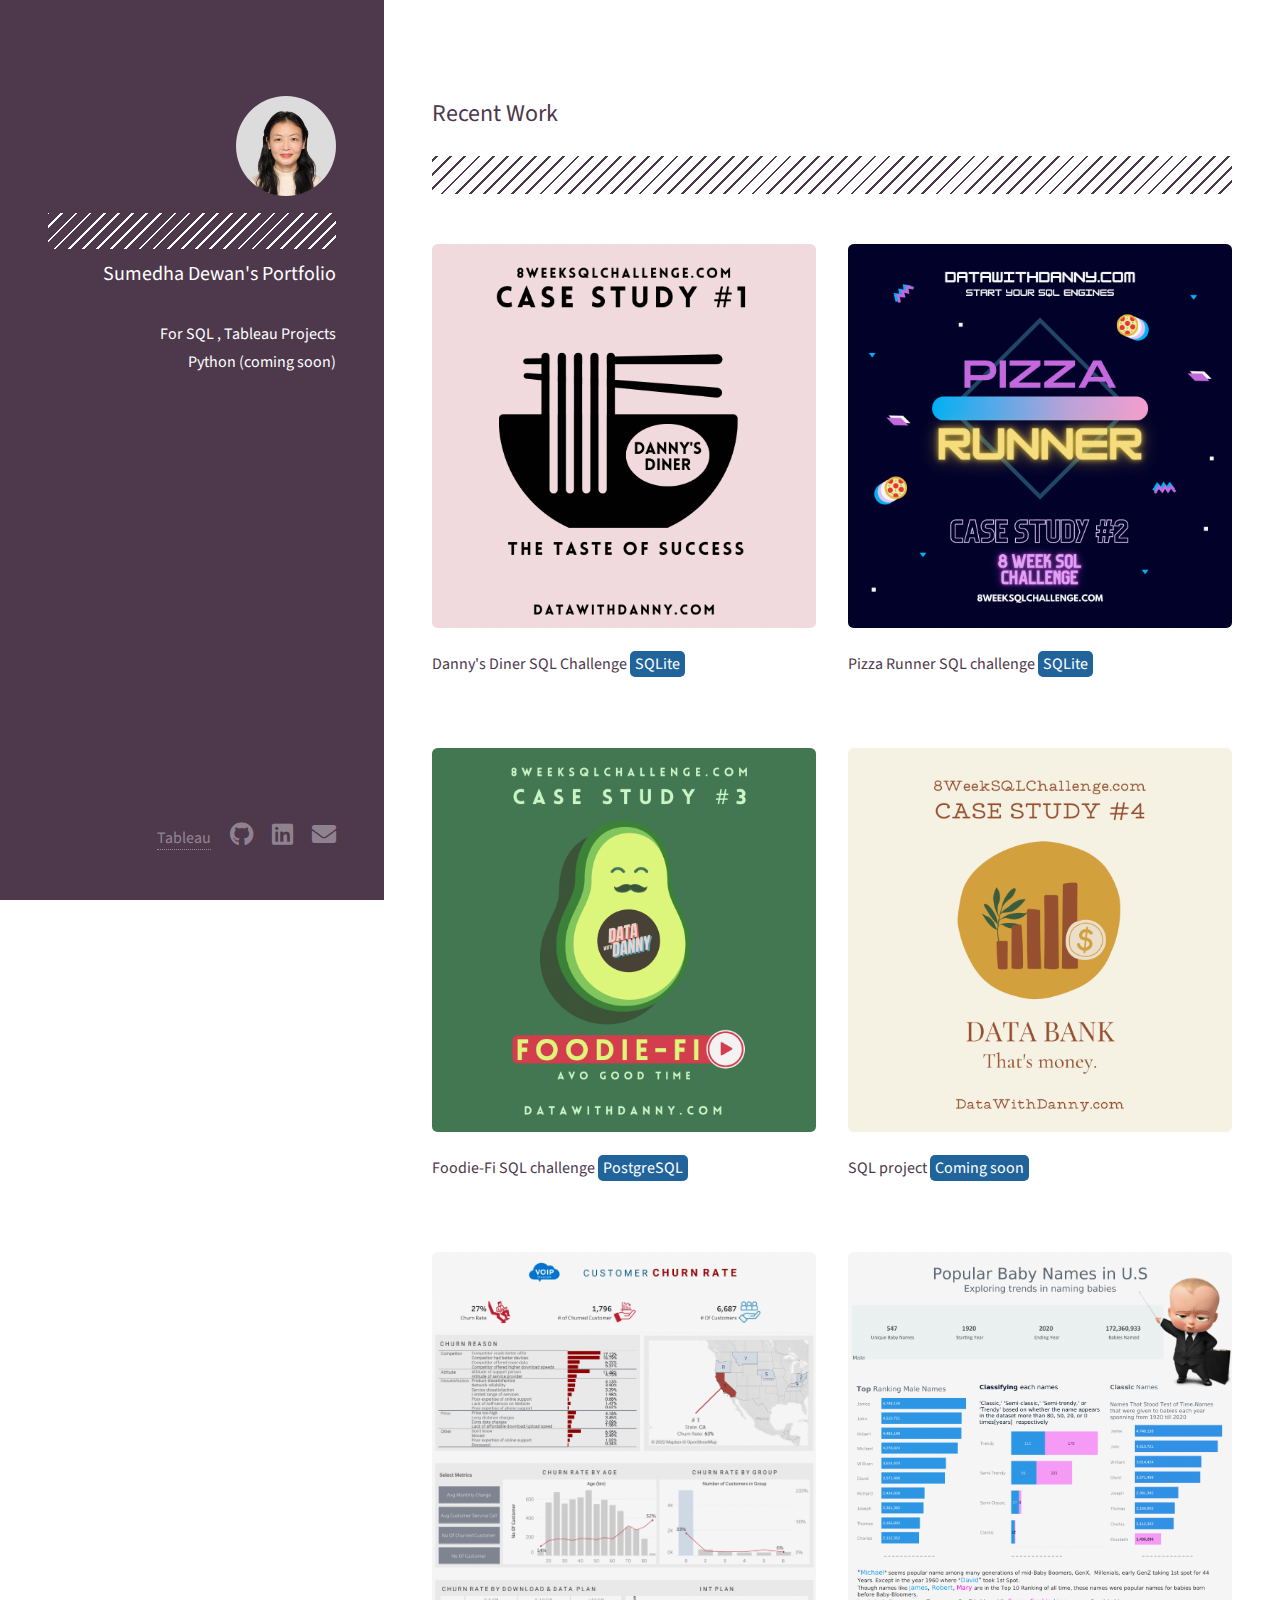
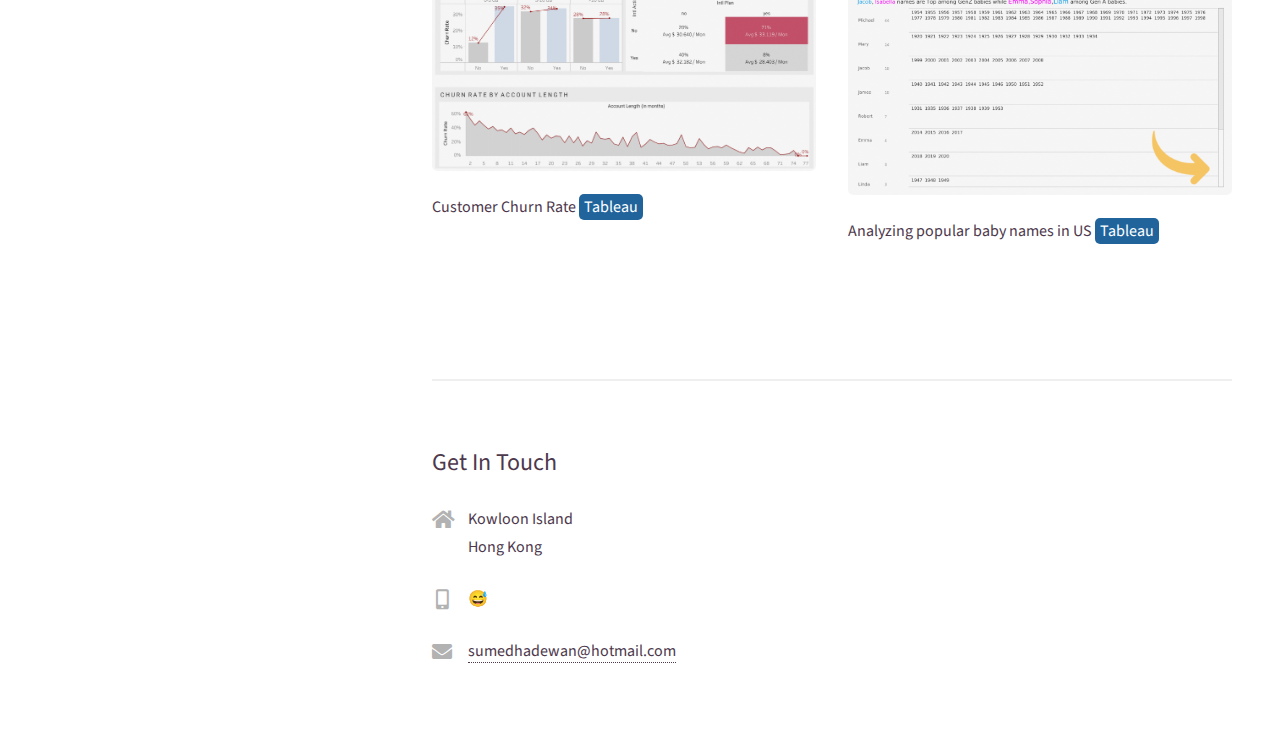
<file: index.html>
<!DOCTYPE HTML>
<!--
	Strata by HTML5 UP
	html5up.net | @ajlkn
	Free for personal and commercial use under the CCA 3.0 license (html5up.net/license)
-->
<html>

<head>
	<title>Strata by HTML5 UP</title>
	<meta charset="utf-8" />
	<meta name="viewport" content="width=device-width, initial-scale=1, user-scalable=no" />
	<link rel="stylesheet" href="assets/css/main.css" />
</head>

<body class="is-preload">

	<!-- Header -->
	<header id="header">
		<div class="inner">
			<a href="#" class="image avatar">
				<img src="images/avatar.jpg" alt="" />
			</a>
			<hr id="hr-grad-1">
			<h1>
				<strong>Sumedha Dewan's Portfolio</strong>
			</h1>
			<br />
			For SQL , Tableau Projects
			<br />
			Python (coming soon)
			<!-- <a href="http://html5up.net">HTML5 UP</a>. -->

		</div>
	</header>

	<!-- Main -->
	<div id="main">

		<!-- One -->
		<!-- <section id="one">
			<header class="major">
				<h2>Ipsum lorem dolor aliquam ante commodo<br />
					magna sed accumsan arcu neque.</h2>
			</header>
			<p>Accumsan orci faucibus id eu lorem semper. Eu ac iaculis ac nunc nisi lorem vulputate lorem neque cubilia ac in adipiscing in curae lobortis tortor primis integer massa adipiscing id nisi accumsan pellentesque commodo blandit enim arcu non at amet id arcu magna. Accumsan orci faucibus id eu lorem semper nunc nisi lorem vulputate lorem neque cubilia.</p>
			<ul class="actions">
				<li><a href="#" class="button">Learn More</a></li>
			</ul>
		</section> -->

		<!-- Two -->
		<section id="two">
			<h2>Recent Work</h2>
			<hr id="hr-grad-2">
			<div class="row">
				<article class="col-6 col-12-xsmall work-item">
					<a href="https://nbviewer.org/github/sumedhadewan/8-week-sql-challenge/blob/main/case_study_1_danny_diner.ipynb" class="image fit thumb" target="_blank">
						<img src="images/thumbs/01.png" alt="" />
					</a>
					<h3>Danny's Diner SQL Challenge <span class="tool">SQLite</span></h3>

				</article>
				<article class="col-6 col-12-xsmall work-item">
					<a href="https://nbviewer.org/github/sumedhadewan/8-week-sql-challenge/blob/main/case_study_2_pizza_part_1.ipynb" class="image fit thumb" target="_blank">
						<img src="images/thumbs/02.png" alt="" />
					</a>
					<h3>Pizza Runner SQL challenge <span class="tool">SQLite</span></h3>

				</article>
				<article class="col-6 col-12-xsmall work-item">
					<a href="https://nbviewer.org/github/sumedhadewan/8-week-sql-challenge/blob/main/case_study_3_part_1.ipynb" class="image fit thumb" target="_blank">
						<img src="images/thumbs/03.png" alt="" />
					</a>
					<h3>Foodie-Fi SQL challenge <span class="tool">PostgreSQL</span></h3>

				</article>
				<article class="col-6 col-12-xsmall work-item">
					<a href="#" class="image fit thumb"><img src="images/thumbs/04.png" alt="" /></a>
					<h3>SQL project <span class="tool">Coming soon </span> </h3>

				</article>
				<article class="col-6 col-12-xsmall work-item">
					<a href="https://public.tableau.com/app/profile/sumedha5843/viz/CustomerChurnRate2/Dashboard1" class="image fit thumb" target="_blank"><img src="images/thumbs/t1.png" alt="" /></a>
					<h3> Customer Churn Rate <span class="tool">Tableau</span></h3>

				</article>
				<article class="col-6 col-12-xsmall work-item">
					<a href="https://public.tableau.com/app/profile/sumedha5843/viz/PopularBabyNamesinUS_16573531217480/Dashboard1" class="image fit thumb" target="_blank"><img src="images/thumbs/t2.png" alt="" /></a>
					<h3>Analyzing popular baby names in US <span class="tool">Tableau</span> </h3>

				</article>

			</div>
			<!-- <ul class="actions">
				<li><a href="#" class="button">Full Portfolio</a></li>
			</ul> -->
		</section>

		<!-- Three -->
		<section id="three">
			<h2>Get In Touch</h2>
			<!-- <p>Accumsan pellentesque commodo blandit enim arcu non at amet id arcu magna. Accumsan orci faucibus id eu lorem semper nunc nisi lorem vulputate lorem neque lorem ipsum dolor.</p> -->
			<!-- <div class="row">
				<div class="col-8 col-12-small">
					<form method="post" action="#">
						<div class="row gtr-uniform gtr-50">
							<div class="col-6 col-12-xsmall"><input type="text" name="name" id="name" placeholder="Name" /></div>
							<div class="col-6 col-12-xsmall"><input type="email" name="email" id="email" placeholder="Email" /></div>
							<div class="col-12"><textarea name="message" id="message" placeholder="Message" rows="4"></textarea></div>
						</div>
					</form>
					<ul class="actions">
						<li><input type="submit" value="Send Message" /></li>
					</ul>
				</div> -->
			<div class="col-4 col-12-small">
				<ul class="labeled-icons">
					<li>
						<h3 class="icon solid fa-home"><span class="label">Address</span></h3>
						Kowloon Island<br />
						Hong Kong<br />

					</li>
					<li>
						<h3 class="icon solid fa-mobile-alt"><span class="label">Phone</span></h3>
						&#128517
					</li>
					<li>
						<h3 class="icon solid fa-envelope"><span class="label">Email</span></h3>
						<a href="#">sumedhadewan@hotmail.com</a>
					</li>
				</ul>
			</div>
	</div>
	</section>

	<!-- Four -->
	<!--
					<section id="four">
						<h2>Elements</h2>

						<section>
							<h4>Text</h4>
							<p>This is <b>bold</b> and this is <strong>strong</strong>. This is <i>italic</i> and this is <em>emphasized</em>.
							This is <sup>superscript</sup> text and this is <sub>subscript</sub> text.
							This is <u>underlined</u> and this is code: <code>for (;;) { ... }</code>. Finally, <a href="#">this is a link</a>.</p>
							<hr />
							<header>
								<h4>Heading with a Subtitle</h4>
								<p>Lorem ipsum dolor sit amet nullam id egestas urna aliquam</p>
							</header>
							<p>Nunc lacinia ante nunc ac lobortis. Interdum adipiscing gravida odio porttitor sem non mi integer non faucibus ornare mi ut ante amet placerat aliquet. Volutpat eu sed ante lacinia sapien lorem accumsan varius montes viverra nibh in adipiscing blandit tempus accumsan.</p>
							<header>
								<h5>Heading with a Subtitle</h5>
								<p>Lorem ipsum dolor sit amet nullam id egestas urna aliquam</p>
							</header>
							<p>Nunc lacinia ante nunc ac lobortis. Interdum adipiscing gravida odio porttitor sem non mi integer non faucibus ornare mi ut ante amet placerat aliquet. Volutpat eu sed ante lacinia sapien lorem accumsan varius montes viverra nibh in adipiscing blandit tempus accumsan.</p>
							<hr />
							<h2>Heading Level 2</h2>
							<h3>Heading Level 3</h3>
							<h4>Heading Level 4</h4>
							<h5>Heading Level 5</h5>
							<h6>Heading Level 6</h6>
							<hr />
							<h5>Blockquote</h5>
							<blockquote>Fringilla nisl. Donec accumsan interdum nisi, quis tincidunt felis sagittis eget tempus euismod. Vestibulum ante ipsum primis in faucibus vestibulum. Blandit adipiscing eu felis iaculis volutpat ac adipiscing accumsan faucibus. Vestibulum ante ipsum primis in faucibus lorem ipsum dolor sit amet nullam adipiscing eu felis.</blockquote>
							<h5>Preformatted</h5>
							<pre><code>i = 0;

while (!deck.isInOrder()) {
print 'Iteration ' + i;
deck.shuffle();
i++;
}

print 'It took ' + i + ' iterations to sort the deck.';</code></pre>
						</section>

						<section>
							<h4>Lists</h4>
							<div class="row">
								<div class="col-6 col-12-xsmall">
									<h5>Unordered</h5>
									<ul>
										<li>Dolor pulvinar etiam magna etiam.</li>
										<li>Sagittis adipiscing lorem eleifend.</li>
										<li>Felis enim feugiat dolore viverra.</li>
									</ul>
									<h5>Alternate</h5>
									<ul class="alt">
										<li>Dolor pulvinar etiam magna etiam.</li>
										<li>Sagittis adipiscing lorem eleifend.</li>
										<li>Felis enim feugiat dolore viverra.</li>
									</ul>
								</div>
								<div class="col-6 col-12-xsmall">
									<h5>Ordered</h5>
									<ol>
										<li>Dolor pulvinar etiam magna etiam.</li>
										<li>Etiam vel felis at lorem sed viverra.</li>
										<li>Felis enim feugiat dolore viverra.</li>
										<li>Dolor pulvinar etiam magna etiam.</li>
										<li>Etiam vel felis at lorem sed viverra.</li>
										<li>Felis enim feugiat dolore viverra.</li>
									</ol>
									<h5>Icons</h5>
									<ul class="icons">
										<li><a href="#" class="icon brands fa-twitter"><span class="label">Twitter</span></a></li>
										<li><a href="#" class="icon brands fa-facebook-f"><span class="label">Facebook</span></a></li>
										<li><a href="#" class="icon brands fa-instagram"><span class="label">Instagram</span></a></li>
										<li><a href="#" class="icon brands fa-github"><span class="label">Github</span></a></li>
										<li><a href="#" class="icon brands fa-dribbble"><span class="label">Dribbble</span></a></li>
										<li><a href="#" class="icon brands fa-tumblr"><span class="label">Tumblr</span></a></li>
									</ul>
								</div>
							</div>
							<h5>Actions</h5>
							<ul class="actions">
								<li><a href="#" class="button primary">Default</a></li>
								<li><a href="#" class="button">Default</a></li>
							</ul>
							<ul class="actions small">
								<li><a href="#" class="button primary small">Small</a></li>
								<li><a href="#" class="button small">Small</a></li>
							</ul>
							<div class="row">
								<div class="col-6 col-12-small">
									<ul class="actions stacked">
										<li><a href="#" class="button primary">Default</a></li>
										<li><a href="#" class="button">Default</a></li>
									</ul>
								</div>
								<div class="col-6 col-12-small">
									<ul class="actions stacked">
										<li><a href="#" class="button primary small">Small</a></li>
										<li><a href="#" class="button small">Small</a></li>
									</ul>
								</div>
								<div class="col-6 col-12-small">
									<ul class="actions stacked">
										<li><a href="#" class="button primary fit">Default</a></li>
										<li><a href="#" class="button fit">Default</a></li>
									</ul>
								</div>
								<div class="col-6 col-12-small">
									<ul class="actions stacked">
										<li><a href="#" class="button primary small fit">Small</a></li>
										<li><a href="#" class="button small fit">Small</a></li>
									</ul>
								</div>
							</div>
						</section>

						<section>
							<h4>Table</h4>
							<h5>Default</h5>
							<div class="table-wrapper">
								<table>
									<thead>
										<tr>
											<th>Name</th>
											<th>Description</th>
											<th>Price</th>
										</tr>
									</thead>
									<tbody>
										<tr>
											<td>Item One</td>
											<td>Ante turpis integer aliquet porttitor.</td>
											<td>29.99</td>
										</tr>
										<tr>
											<td>Item Two</td>
											<td>Vis ac commodo adipiscing arcu aliquet.</td>
											<td>19.99</td>
										</tr>
										<tr>
											<td>Item Three</td>
											<td> Morbi faucibus arcu accumsan lorem.</td>
											<td>29.99</td>
										</tr>
										<tr>
											<td>Item Four</td>
											<td>Vitae integer tempus condimentum.</td>
											<td>19.99</td>
										</tr>
										<tr>
											<td>Item Five</td>
											<td>Ante turpis integer aliquet porttitor.</td>
											<td>29.99</td>
										</tr>
									</tbody>
									<tfoot>
										<tr>
											<td colspan="2"></td>
											<td>100.00</td>
										</tr>
									</tfoot>
								</table>
							</div>

							<h5>Alternate</h5>
							<div class="table-wrapper">
								<table class="alt">
									<thead>
										<tr>
											<th>Name</th>
											<th>Description</th>
											<th>Price</th>
										</tr>
									</thead>
									<tbody>
										<tr>
											<td>Item One</td>
											<td>Ante turpis integer aliquet porttitor.</td>
											<td>29.99</td>
										</tr>
										<tr>
											<td>Item Two</td>
											<td>Vis ac commodo adipiscing arcu aliquet.</td>
											<td>19.99</td>
										</tr>
										<tr>
											<td>Item Three</td>
											<td> Morbi faucibus arcu accumsan lorem.</td>
											<td>29.99</td>
										</tr>
										<tr>
											<td>Item Four</td>
											<td>Vitae integer tempus condimentum.</td>
											<td>19.99</td>
										</tr>
										<tr>
											<td>Item Five</td>
											<td>Ante turpis integer aliquet porttitor.</td>
											<td>29.99</td>
										</tr>
									</tbody>
									<tfoot>
										<tr>
											<td colspan="2"></td>
											<td>100.00</td>
										</tr>
									</tfoot>
								</table>
							</div>
						</section>

						<section>
							<h4>Buttons</h4>
							<ul class="actions">
								<li><a href="#" class="button primary">Primary</a></li>
								<li><a href="#" class="button">Default</a></li>
							</ul>
							<ul class="actions">
								<li><a href="#" class="button large">Large</a></li>
								<li><a href="#" class="button">Default</a></li>
								<li><a href="#" class="button small">Small</a></li>
							</ul>
							<ul class="actions fit">
								<li><a href="#" class="button primary fit">Fit</a></li>
								<li><a href="#" class="button fit">Fit</a></li>
							</ul>
							<ul class="actions fit small">
								<li><a href="#" class="button primary fit small">Fit + Small</a></li>
								<li><a href="#" class="button fit small">Fit + Small</a></li>
							</ul>
							<ul class="actions">
								<li><a href="#" class="button primary icon solid fa-download">Icon</a></li>
								<li><a href="#" class="button icon solid fa-download">Icon</a></li>
							</ul>
							<ul class="actions">
								<li><span class="button primary disabled">Primary</span></li>
								<li><span class="button disabled">Default</span></li>
							</ul>
						</section>

						<section>
							<h4>Form</h4>
							<form method="post" action="#">
								<div class="row gtr-uniform gtr-50">
									<div class="col-6 col-12-xsmall">
										<input type="text" name="demo-name" id="demo-name" value="" placeholder="Name" />
									</div>
									<div class="col-6 col-12-xsmall">
										<input type="email" name="demo-email" id="demo-email" value="" placeholder="Email" />
									</div>
									<div class="col-12">
										<select name="demo-category" id="demo-category">
											<option value="">- Category -</option>
											<option value="1">Manufacturing</option>
											<option value="1">Shipping</option>
											<option value="1">Administration</option>
											<option value="1">Human Resources</option>
										</select>
									</div>
									<div class="col-4 col-12-small">
										<input type="radio" id="demo-priority-low" name="demo-priority" checked>
										<label for="demo-priority-low">Low Priority</label>
									</div>
									<div class="col-4 col-12-small">
										<input type="radio" id="demo-priority-normal" name="demo-priority">
										<label for="demo-priority-normal">Normal Priority</label>
									</div>
									<div class="col-4 col-12-small">
										<input type="radio" id="demo-priority-high" name="demo-priority">
										<label for="demo-priority-high">High Priority</label>
									</div>
									<div class="col-6 col-12-small">
										<input type="checkbox" id="demo-copy" name="demo-copy">
										<label for="demo-copy">Email me a copy of this message</label>
									</div>
									<div class="col-6 col-12-small">
										<input type="checkbox" id="demo-human" name="demo-human" checked>
										<label for="demo-human">I am a human and not a robot</label>
									</div>
									<div class="col-12">
										<textarea name="demo-message" id="demo-message" placeholder="Enter your message" rows="6"></textarea>
									</div>
									<div class="col-12">
										<ul class="actions">
											<li><input type="submit" value="Send Message" class="primary" /></li>
											<li><input type="reset" value="Reset" /></li>
										</ul>
									</div>
								</div>
							</form>
						</section>

						<section>
							<h4>Image</h4>
							<h5>Fit</h5>
							<div class="box alt">
								<div class="row gtr-50 gtr-uniform">
									<div class="col-12"><span class="image fit"><img src="images/fulls/05.jpg" alt="" /></span></div>
									<div class="col-4"><span class="image fit"><img src="images/thumbs/01.jpg" alt="" /></span></div>
									<div class="col-4"><span class="image fit"><img src="images/thumbs/02.jpg" alt="" /></span></div>
									<div class="col-4"><span class="image fit"><img src="images/thumbs/03.jpg" alt="" /></span></div>
									<div class="col-4"><span class="image fit"><img src="images/thumbs/04.jpg" alt="" /></span></div>
									<div class="col-4"><span class="image fit"><img src="images/thumbs/05.jpg" alt="" /></span></div>
									<div class="col-4"><span class="image fit"><img src="images/thumbs/06.jpg" alt="" /></span></div>
									<div class="col-4"><span class="image fit"><img src="images/thumbs/03.jpg" alt="" /></span></div>
									<div class="col-4"><span class="image fit"><img src="images/thumbs/02.jpg" alt="" /></span></div>
									<div class="col-4"><span class="image fit"><img src="images/thumbs/01.jpg" alt="" /></span></div>
								</div>
							</div>
							<h5>Left &amp; Right</h5>
							<p><span class="image left"><img src="images/avatar.jpg" alt="" /></span>Fringilla nisl. Donec accumsan interdum nisi, quis tincidunt felis sagittis eget. tempus euismod. Vestibulum ante ipsum primis in faucibus vestibulum. Blandit adipiscing eu felis iaculis volutpat ac adipiscing accumsan eu faucibus. Integer ac pellentesque praesent tincidunt felis sagittis eget. tempus euismod. Vestibulum ante ipsum primis in faucibus vestibulum. Blandit adipiscing eu felis iaculis volutpat ac adipiscing accumsan eu faucibus. Integer ac pellentesque praesent. Donec accumsan interdum nisi, quis tincidunt felis sagittis eget. tempus euismod. Vestibulum ante ipsum primis in faucibus vestibulum. Blandit adipiscing eu felis iaculis volutpat ac adipiscing accumsan eu faucibus. Integer ac pellentesque praesent tincidunt felis sagittis eget. tempus euismod. Vestibulum ante ipsum primis in faucibus vestibulum. Blandit adipiscing eu felis iaculis volutpat ac adipiscing accumsan eu faucibus. Integer ac pellentesque praesent.</p>
							<p><span class="image right"><img src="images/avatar.jpg" alt="" /></span>Fringilla nisl. Donec accumsan interdum nisi, quis tincidunt felis sagittis eget. tempus euismod. Vestibulum ante ipsum primis in faucibus vestibulum. Blandit adipiscing eu felis iaculis volutpat ac adipiscing accumsan eu faucibus. Integer ac pellentesque praesent tincidunt felis sagittis eget. tempus euismod. Vestibulum ante ipsum primis in faucibus vestibulum. Blandit adipiscing eu felis iaculis volutpat ac adipiscing accumsan eu faucibus. Integer ac pellentesque praesent. Donec accumsan interdum nisi, quis tincidunt felis sagittis eget. tempus euismod. Vestibulum ante ipsum primis in faucibus vestibulum. Blandit adipiscing eu felis iaculis volutpat ac adipiscing accumsan eu faucibus. Integer ac pellentesque praesent tincidunt felis sagittis eget. tempus euismod. Vestibulum ante ipsum primis in faucibus vestibulum. Blandit adipiscing eu felis iaculis volutpat ac adipiscing accumsan eu faucibus. Integer ac pellentesque praesent.</p>
						</section>

					</section>
				-->

	</div>

	<!-- Footer -->
	<footer id="footer">
		<div class="inner">
			<ul class="icons">
				<li><a href="https://public.tableau.com/app/profile/sumedha5843" target="_blank" style="text-decoration:none"><span class="label">Tableau</span></a></li>
				<li><a href="https://github.com/sumedhadewan?tab=repositories" class="icon brands fa-github" target="__blank"><span class="label">Github</span></a></li>
				<li><a href="https://www.linkedin.com/in/sumedha-dewan-a9bba4252/" class="icon brands fa-linkedin" target="_blank"><span class="label">LinkedIn</span></a></li>
				<li><a href="mailto:sumedhadewan@hotmail.com" class="icon solid fa-envelope"><span class="label">Email</span></a></li>

			</ul>
			<!-- <ul class="copyright">
				<li>&copy; Untitled</li>
				<li>Design: <a href="http://html5up.net">HTML5 UP</a></li>
			</ul> -->
		</div>
	</footer>

	<!-- Scripts -->
	<script src="assets/js/jquery.min.js"></script>
	<script src="assets/js/jquery.poptrox.min.js"></script>
	<script src="assets/js/browser.min.js"></script>
	<script src="assets/js/breakpoints.min.js"></script>
	<script src="assets/js/util.js"></script>
	<script src="assets/js/main.js"></script>

</body>

</html>
</file>
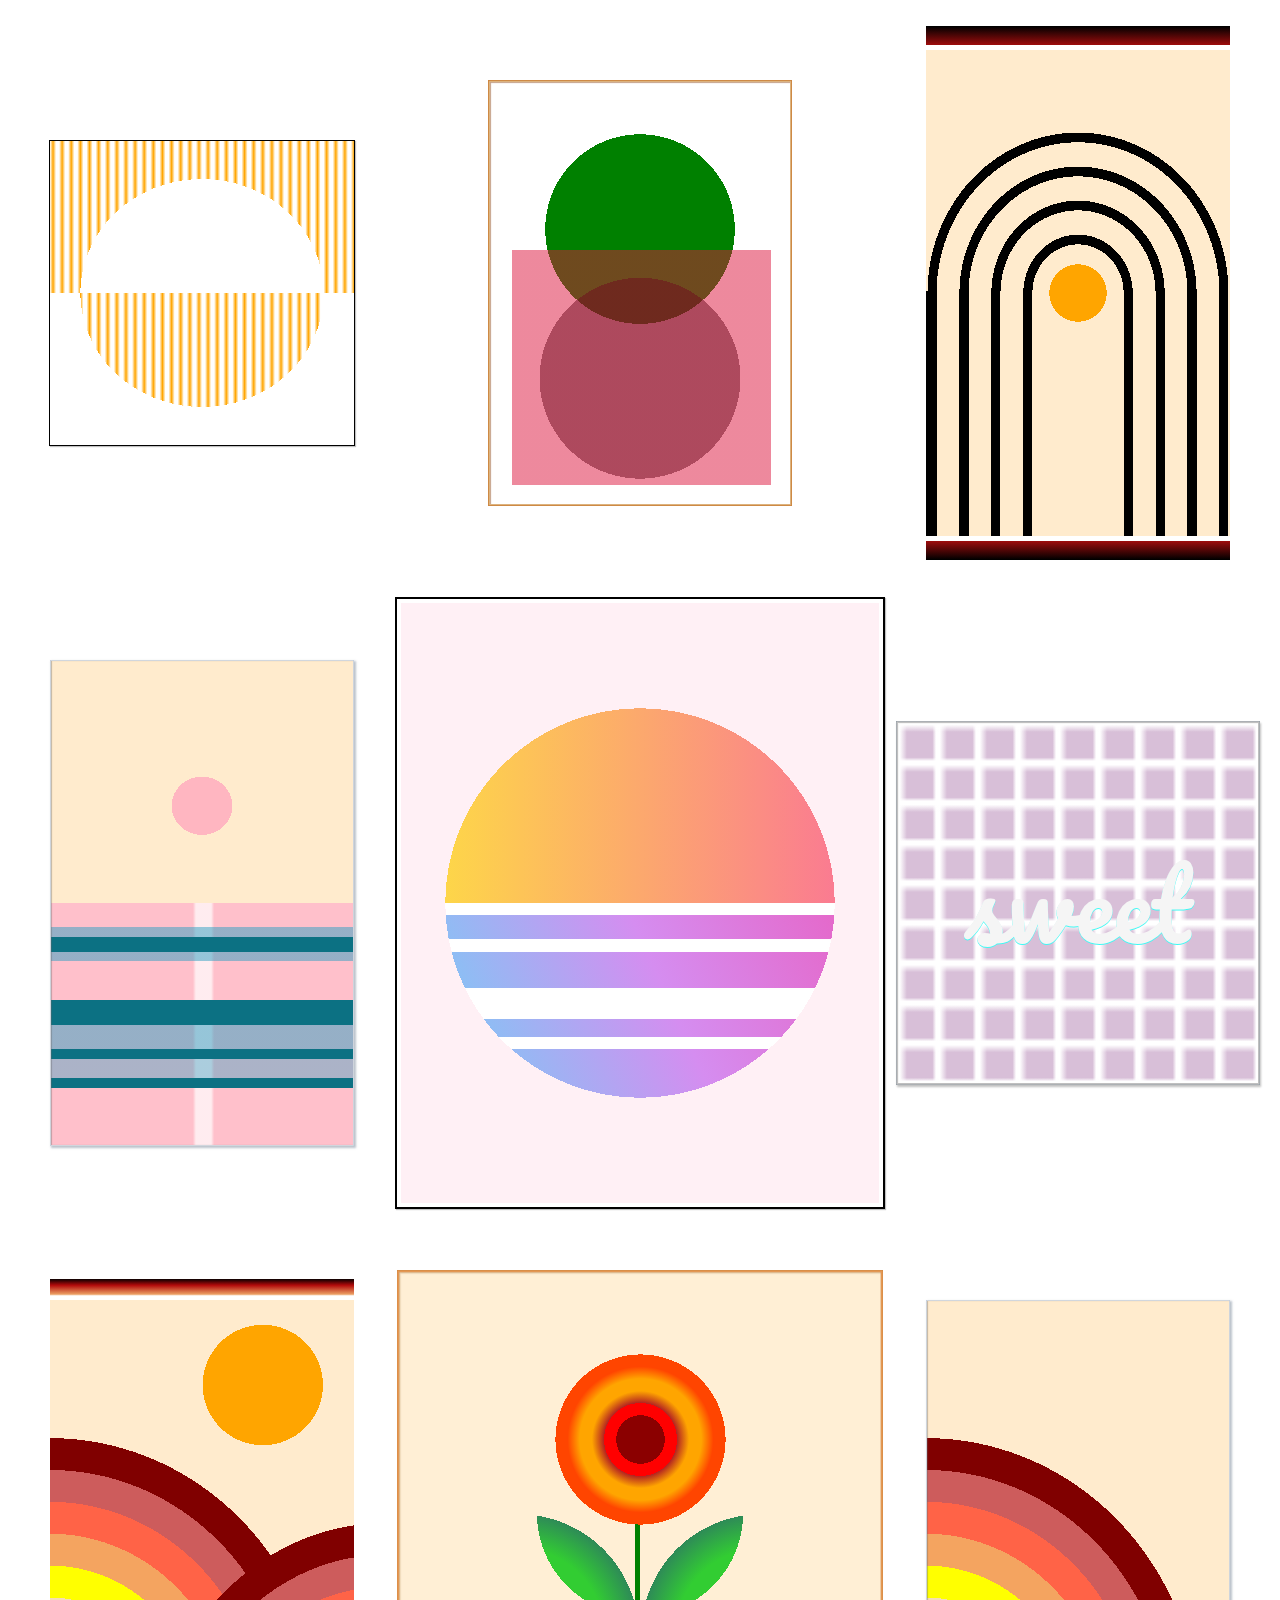
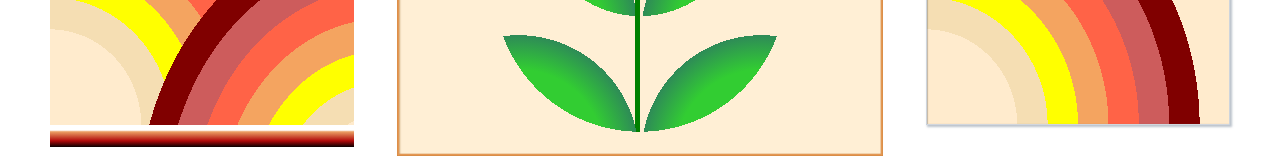
<file: gallery_wall/index.html>
<!DOCTYPE html>
<html lang="en">

<head>
    <meta charset="UTF-8">
    <meta name="viewport" content="width=device-width, initial-scale=1.0">
    <title>Gallery retro</title>
    <style>
        @import url('https://fonts.googleapis.com/css2?family=Pacifico&display=swap');
    </style>
    <link rel="stylesheet" href="style.css">
</head>

<body>
    <div class="box">

        <div class="container geometric"></div>
        <div class="container peachy"></div>
        <div class="container rainbow"></div>
        <div class="container sunset1"></div>
        <div class="container sun1"></div>
        <div class="container tile"></div>
        <div class="container circle2"></div>
        <div class="container flower"></div>
        <div class="container circle1"></div>
    </div>

</body>

</html>
</file>
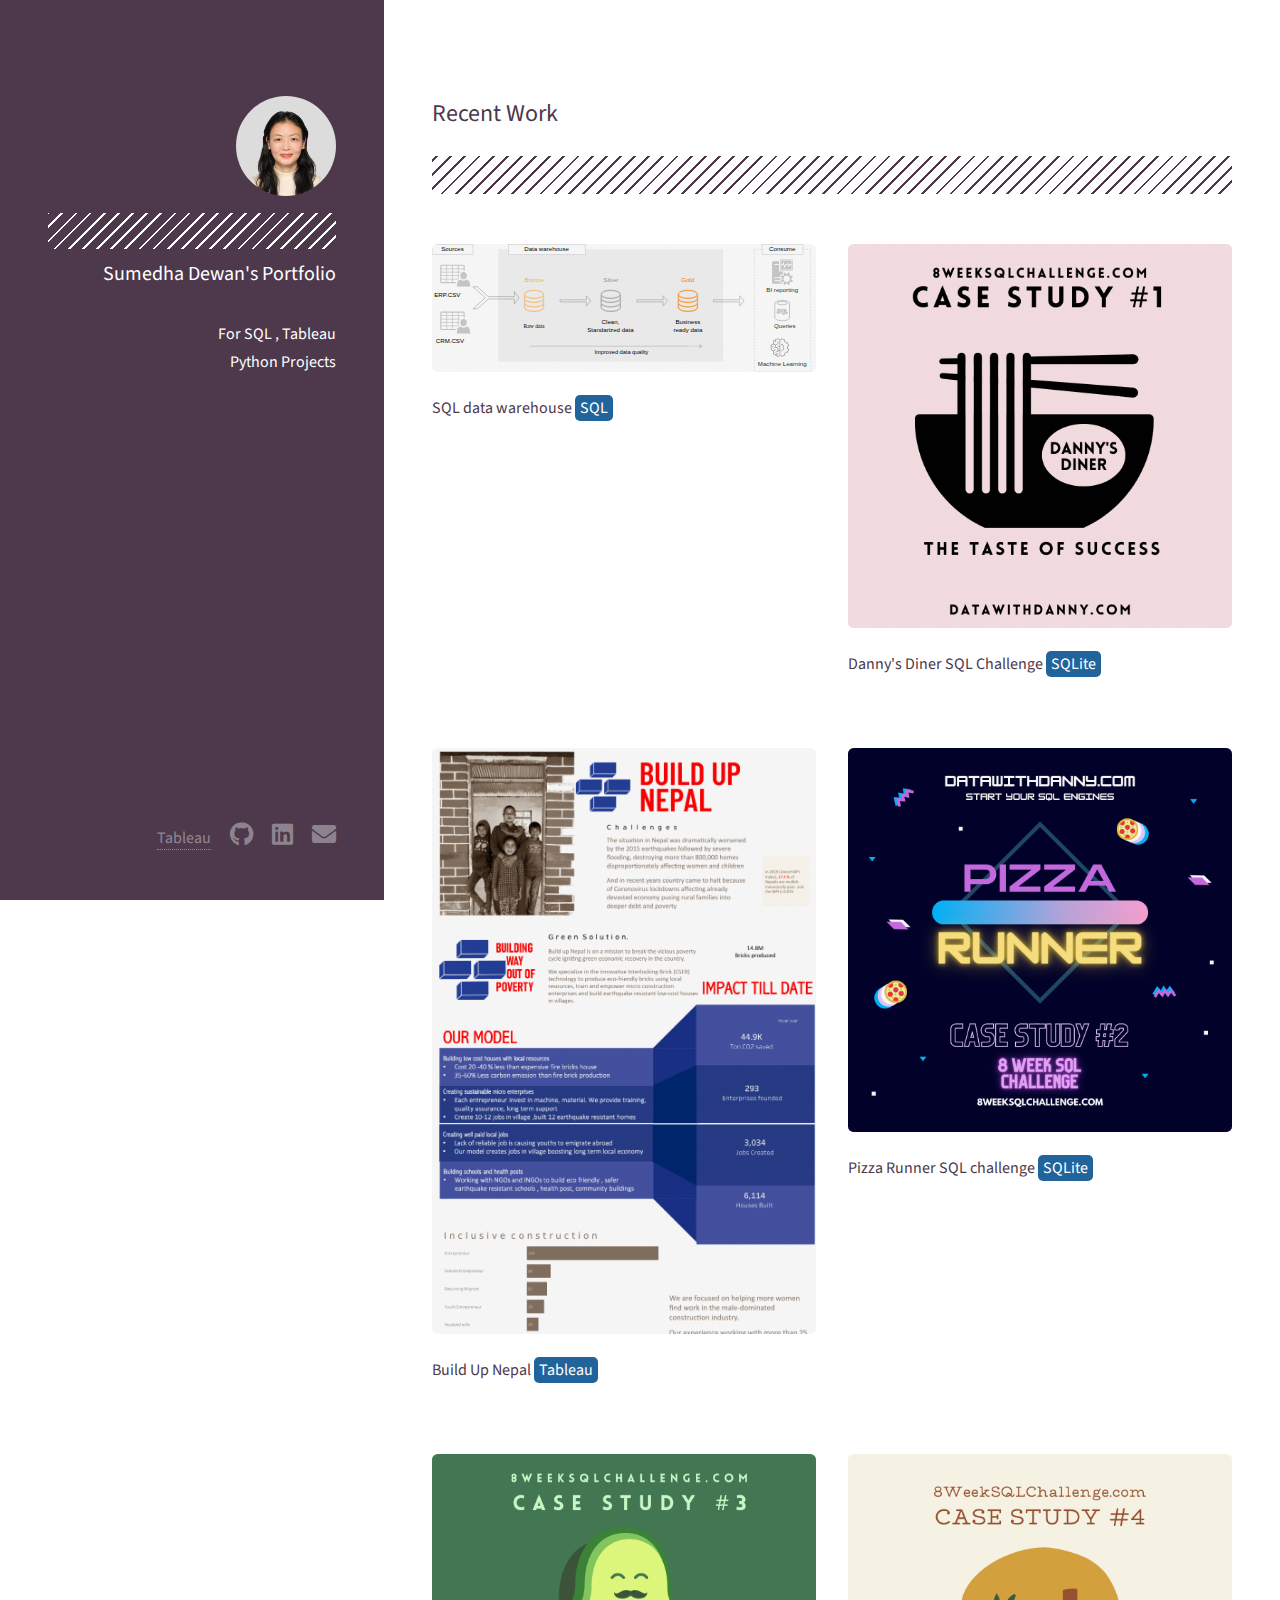
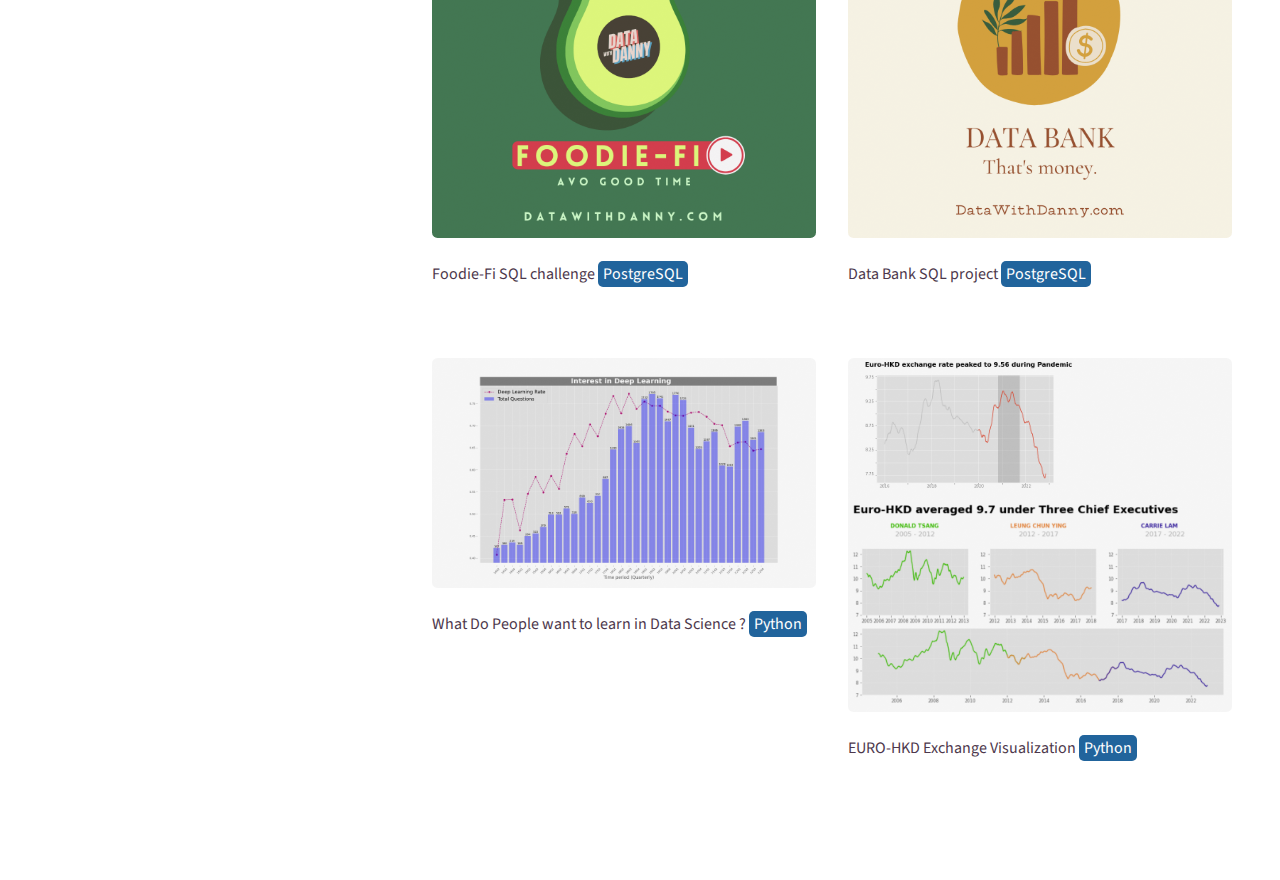
<file: portfolio/index.html>
<!DOCTYPE HTML>
<!--
	Strata by HTML5 UP
	html5up.net | @ajlkn
	Free for personal and commercial use under the CCA 3.0 license (html5up.net/license)
-->
<html>

<head>
	<title>Sumedha Dewan's Portfolio </title>
	<meta charset="utf-8" />
	<meta name="viewport" content="width=device-width, initial-scale=1, user-scalable=no" />
	<link rel="stylesheet" href="assets/css/main.css" />
</head>

<body class="is-preload">

	<!-- Header -->
	<header id="header">
		<div class="inner">
			<a href="#" class="image avatar">
				<img src="images/avatar.jpg" alt="" />
			</a>
			<hr id="hr-grad-1">
			<h1>
				<strong>Sumedha Dewan's Portfolio</strong>
			</h1>
			<br />
			For SQL , Tableau
			<br />
			Python Projects
			<!-- <a href="http://html5up.net">HTML5 UP</a>. -->

		</div>
	</header>

	<!-- Main -->
	<div id="main">

		<!-- One -->
		<!-- <section id="one">
			<header class="major">
				<h2>Ipsum lorem dolor aliquam ante commodo<br />
					magna sed accumsan arcu neque.</h2>
			</header>
			<p>Accumsan orci faucibus id eu lorem semper. Eu ac iaculis ac nunc nisi lorem vulputate lorem neque cubilia ac in adipiscing in curae lobortis tortor primis integer massa adipiscing id nisi accumsan pellentesque commodo blandit enim arcu non at amet id arcu magna. Accumsan orci faucibus id eu lorem semper nunc nisi lorem vulputate lorem neque cubilia.</p>
			<ul class="actions">
				<li><a href="#" class="button">Learn More</a></li>
			</ul>
		</section> -->

		<!-- Two -->
		<section id="two">
			<h2>Recent Work</h2>
			<hr id="hr-grad-2">
			<div class="row">
	

<!-- 				<article class="col-6 col-12-xsmall work-item">
					<a href="https://github.com/sumedhadewan/UK-Traffic-EDA/blob/main/Traffic%20Accident%20Analysis.ipynb" class="image fit thumb" target="_blank"><img src="images/thumbs/trafficEDA.PNG" alt="" /></a>
					<h3> When do most road accidents and casualties occur in UK? <span class="tool">Python</span></h3>
				</article> -->
				<article class="col-6 col-12-xsmall work-item">
					<a href="https://github.com/sumedhadewan/sql_datawarehouse_project" class="image fit thumb" target="_blank"><img src="images/thumbs/Data architecture.svg" alt="" /></a>
					<h3> SQL data warehouse <span class="tool">SQL</span></h3>
				</article>

<!-- 				<article class="col-6 col-12-xsmall work-item">
					<a href="https://github.com/sumedhadewan/chinookDB/blob/main/chinook.md" class="image fit thumb" target="_blank">
						<img src="images/thumbs/chinook-schema.svg" alt="" />
					</a>
					<h3>Chinook DB SQL Challenge <span class="tool">PostgreSQL</span></h3>
				</article> -->
				
				<article class="col-6 col-12-xsmall work-item">
					<!-- <a href="https://sumedhadewan.github.io/case_study_1" class="image fit thumb" target="_blank">
						<img src="images/thumbs/01.png" alt="" />
					</a> -->
					<a href="https://github.com/sumedhadewan/8-week-sql-challenge/tree/main/case-study-1" class="image fit thumb" target="_blank">
						<img src="images/thumbs/01.png" alt="" />
					</a>
					<h3>Danny's Diner SQL Challenge <span class="tool">SQLite</span></h3>
				</article>
				<article class="col-6 col-12-xsmall work-item">
					<a href="https://public.tableau.com/app/profile/sumedha5843/viz/BuildUpNepalForVFSG/Dashboard2" class="image fit thumb" target="_blank"><img src="images/thumbs/nepal.png" alt="" /></a>
					<h3> Build Up Nepal <span class="tool">Tableau</span></h3>
				</article>
				<article class="col-6 col-12-xsmall work-item">
					<a href="https://github.com/sumedhadewan/8-week-sql-challenge/tree/main/case-study-2" class="image fit thumb" target="_blank">
						<img src="images/thumbs/02.png" alt="" />
					</a>
					<h3>Pizza Runner SQL challenge <span class="tool">SQLite</span></h3>

				</article>
				<article class="col-6 col-12-xsmall work-item">
					<a href="https://sumedhadewan.github.io/case_study_3_1/" class="image fit thumb" target="_blank">
						<img src="images/thumbs/03.png" alt="" />
					</a>
					<h3>Foodie-Fi SQL challenge <span class="tool">PostgreSQL</span></h3>

				</article>
				<article class="col-6 col-12-xsmall work-item">
					<a href="https://github.com/sumedhadewan/8-week-sql-challenge/tree/main/case-study-4" class="image fit thumb" target="_blank">
						<img src="images/thumbs/04.png" alt="" />
					</a>
					<h3>Data Bank SQL project <span class="tool">PostgreSQL </span> </h3>

				</article>


<!-- 				<article class="col-6 col-12-xsmall work-item">
					<a href="https://public.tableau.com/app/profile/sumedha5843/viz/CustomerChurnRate2/Dashboard1" class="image fit thumb" target="_blank"><img src="images/thumbs/t1.png" alt="" /></a>
					<h3> Customer Churn Rate <span class="tool">Tableau</span></h3>

				</article> -->
<!-- 				<article class="col-6 col-12-xsmall work-item">
					<a href="https://public.tableau.com/app/profile/sumedha5843/viz/PopularBabyNamesinUS_16573531217480/Dashboard1" class="image fit thumb" target="_blank"><img src="images/thumbs/t2.png" alt="" /></a>
					<h3>Analyzing popular baby names in US <span class="tool">Tableau</span> </h3>

				</article> -->
							<article class="col-6 col-12-xsmall work-item">
					<a href="https://github.com/sumedhadewan/data-science-interest/blob/main/What%20is%20it%20people%20want%20to%20learn%20in%20Data%20Science%20.ipynb" class="image fit thumb" target="_blank"><img src="images/thumbs/interest.png" alt="" /></a>
					<h3> What Do People want to learn in Data Science ? <span class="tool">Python</span></h3>
				</article>
				<article class="col-6 col-12-xsmall work-item">
					<a href="https://github.com/sumedhadewan/EURO-HKD-Analysis/blob/main/Exchange%20Rate.ipynb" class="image fit thumb" target="_blank"><img src="images/thumbs/exchange.png" alt="" /></a>
					<h3> EURO-HKD Exchange Visualization <span class="tool">Python</span></h3>
				</article>

			</div>
			<!-- <ul class="actions">
				<li><a href="#" class="button">Full Portfolio</a></li>
			</ul> -->
		</section>

		<!-- Three -->
<!-- 		<section id="three">
			<h2>Get In Touch</h2>
			<p>Accumsan pellentesque commodo blandit enim arcu non at amet id arcu magna. Accumsan orci faucibus id eu lorem semper nunc nisi lorem vulputate lorem neque lorem ipsum dolor.</p>
			<div class="row">
				<div class="col-8 col-12-small">
					<form method="post" action="#">
						<div class="row gtr-uniform gtr-50">
							<div class="col-6 col-12-xsmall"><input type="text" name="name" id="name" placeholder="Name" /></div>
							<div class="col-6 col-12-xsmall"><input type="email" name="email" id="email" placeholder="Email" /></div>
							<div class="col-12"><textarea name="message" id="message" placeholder="Message" rows="4"></textarea></div>
						</div>
					</form>
					<ul class="actions">
						<li><input type="submit" value="Send Message" /></li>
					</ul>
				</div>
			<div class="col-4 col-12-small">
				<ul class="labeled-icons">
					<li>
						<h3 class="icon solid fa-home"><span class="label">Address</span></h3>
						Kowloon Island<br />
						Hong Kong<br />

					</li>
					<li>
						<h3 class="icon solid fa-mobile-alt"><span class="label">Phone</span></h3>
						&#128517
					</li>
					<li>
						<h3 class="icon solid fa-envelope"><span class="label">Email</span></h3>
						<a href="#">sumedhadewan@gmail.com</a>
					</li>
				</ul>
			</div>
	</div>
	</section> -->

	<!-- Four -->
	<!--
					<section id="four">
						<h2>Elements</h2>

						<section>
							<h4>Text</h4>
							<p>This is <b>bold</b> and this is <strong>strong</strong>. This is <i>italic</i> and this is <em>emphasized</em>.
							This is <sup>superscript</sup> text and this is <sub>subscript</sub> text.
							This is <u>underlined</u> and this is code: <code>for (;;) { ... }</code>. Finally, <a href="#">this is a link</a>.</p>
							<hr />
							<header>
								<h4>Heading with a Subtitle</h4>
								<p>Lorem ipsum dolor sit amet nullam id egestas urna aliquam</p>
							</header>
							<p>Nunc lacinia ante nunc ac lobortis. Interdum adipiscing gravida odio porttitor sem non mi integer non faucibus ornare mi ut ante amet placerat aliquet. Volutpat eu sed ante lacinia sapien lorem accumsan varius montes viverra nibh in adipiscing blandit tempus accumsan.</p>
							<header>
								<h5>Heading with a Subtitle</h5>
								<p>Lorem ipsum dolor sit amet nullam id egestas urna aliquam</p>
							</header>
							<p>Nunc lacinia ante nunc ac lobortis. Interdum adipiscing gravida odio porttitor sem non mi integer non faucibus ornare mi ut ante amet placerat aliquet. Volutpat eu sed ante lacinia sapien lorem accumsan varius montes viverra nibh in adipiscing blandit tempus accumsan.</p>
							<hr />
							<h2>Heading Level 2</h2>
							<h3>Heading Level 3</h3>
							<h4>Heading Level 4</h4>
							<h5>Heading Level 5</h5>
							<h6>Heading Level 6</h6>
							<hr />
							<h5>Blockquote</h5>
							<blockquote>Fringilla nisl. Donec accumsan interdum nisi, quis tincidunt felis sagittis eget tempus euismod. Vestibulum ante ipsum primis in faucibus vestibulum. Blandit adipiscing eu felis iaculis volutpat ac adipiscing accumsan faucibus. Vestibulum ante ipsum primis in faucibus lorem ipsum dolor sit amet nullam adipiscing eu felis.</blockquote>
							<h5>Preformatted</h5>
							<pre><code>i = 0;

while (!deck.isInOrder()) {
print 'Iteration ' + i;
deck.shuffle();
i++;
}

print 'It took ' + i + ' iterations to sort the deck.';</code></pre>
						</section>

						<section>
							<h4>Lists</h4>
							<div class="row">
								<div class="col-6 col-12-xsmall">
									<h5>Unordered</h5>
									<ul>
										<li>Dolor pulvinar etiam magna etiam.</li>
										<li>Sagittis adipiscing lorem eleifend.</li>
										<li>Felis enim feugiat dolore viverra.</li>
									</ul>
									<h5>Alternate</h5>
									<ul class="alt">
										<li>Dolor pulvinar etiam magna etiam.</li>
										<li>Sagittis adipiscing lorem eleifend.</li>
										<li>Felis enim feugiat dolore viverra.</li>
									</ul>
								</div>
								<div class="col-6 col-12-xsmall">
									<h5>Ordered</h5>
									<ol>
										<li>Dolor pulvinar etiam magna etiam.</li>
										<li>Etiam vel felis at lorem sed viverra.</li>
										<li>Felis enim feugiat dolore viverra.</li>
										<li>Dolor pulvinar etiam magna etiam.</li>
										<li>Etiam vel felis at lorem sed viverra.</li>
										<li>Felis enim feugiat dolore viverra.</li>
									</ol>
									<h5>Icons</h5>
									<ul class="icons">
										<li><a href="#" class="icon brands fa-twitter"><span class="label">Twitter</span></a></li>
										<li><a href="#" class="icon brands fa-facebook-f"><span class="label">Facebook</span></a></li>
										<li><a href="#" class="icon brands fa-instagram"><span class="label">Instagram</span></a></li>
										<li><a href="#" class="icon brands fa-github"><span class="label">Github</span></a></li>
										<li><a href="#" class="icon brands fa-dribbble"><span class="label">Dribbble</span></a></li>
										<li><a href="#" class="icon brands fa-tumblr"><span class="label">Tumblr</span></a></li>
									</ul>
								</div>
							</div>
							<h5>Actions</h5>
							<ul class="actions">
								<li><a href="#" class="button primary">Default</a></li>
								<li><a href="#" class="button">Default</a></li>
							</ul>
							<ul class="actions small">
								<li><a href="#" class="button primary small">Small</a></li>
								<li><a href="#" class="button small">Small</a></li>
							</ul>
							<div class="row">
								<div class="col-6 col-12-small">
									<ul class="actions stacked">
										<li><a href="#" class="button primary">Default</a></li>
										<li><a href="#" class="button">Default</a></li>
									</ul>
								</div>
								<div class="col-6 col-12-small">
									<ul class="actions stacked">
										<li><a href="#" class="button primary small">Small</a></li>
										<li><a href="#" class="button small">Small</a></li>
									</ul>
								</div>
								<div class="col-6 col-12-small">
									<ul class="actions stacked">
										<li><a href="#" class="button primary fit">Default</a></li>
										<li><a href="#" class="button fit">Default</a></li>
									</ul>
								</div>
								<div class="col-6 col-12-small">
									<ul class="actions stacked">
										<li><a href="#" class="button primary small fit">Small</a></li>
										<li><a href="#" class="button small fit">Small</a></li>
									</ul>
								</div>
							</div>
						</section>

						<section>
							<h4>Table</h4>
							<h5>Default</h5>
							<div class="table-wrapper">
								<table>
									<thead>
										<tr>
											<th>Name</th>
											<th>Description</th>
											<th>Price</th>
										</tr>
									</thead>
									<tbody>
										<tr>
											<td>Item One</td>
											<td>Ante turpis integer aliquet porttitor.</td>
											<td>29.99</td>
										</tr>
										<tr>
											<td>Item Two</td>
											<td>Vis ac commodo adipiscing arcu aliquet.</td>
											<td>19.99</td>
										</tr>
										<tr>
											<td>Item Three</td>
											<td> Morbi faucibus arcu accumsan lorem.</td>
											<td>29.99</td>
										</tr>
										<tr>
											<td>Item Four</td>
											<td>Vitae integer tempus condimentum.</td>
											<td>19.99</td>
										</tr>
										<tr>
											<td>Item Five</td>
											<td>Ante turpis integer aliquet porttitor.</td>
											<td>29.99</td>
										</tr>
									</tbody>
									<tfoot>
										<tr>
											<td colspan="2"></td>
											<td>100.00</td>
										</tr>
									</tfoot>
								</table>
							</div>

							<h5>Alternate</h5>
							<div class="table-wrapper">
								<table class="alt">
									<thead>
										<tr>
											<th>Name</th>
											<th>Description</th>
											<th>Price</th>
										</tr>
									</thead>
									<tbody>
										<tr>
											<td>Item One</td>
											<td>Ante turpis integer aliquet porttitor.</td>
											<td>29.99</td>
										</tr>
										<tr>
											<td>Item Two</td>
											<td>Vis ac commodo adipiscing arcu aliquet.</td>
											<td>19.99</td>
										</tr>
										<tr>
											<td>Item Three</td>
											<td> Morbi faucibus arcu accumsan lorem.</td>
											<td>29.99</td>
										</tr>
										<tr>
											<td>Item Four</td>
											<td>Vitae integer tempus condimentum.</td>
											<td>19.99</td>
										</tr>
										<tr>
											<td>Item Five</td>
											<td>Ante turpis integer aliquet porttitor.</td>
											<td>29.99</td>
										</tr>
									</tbody>
									<tfoot>
										<tr>
											<td colspan="2"></td>
											<td>100.00</td>
										</tr>
									</tfoot>
								</table>
							</div>
						</section>

						<section>
							<h4>Buttons</h4>
							<ul class="actions">
								<li><a href="#" class="button primary">Primary</a></li>
								<li><a href="#" class="button">Default</a></li>
							</ul>
							<ul class="actions">
								<li><a href="#" class="button large">Large</a></li>
								<li><a href="#" class="button">Default</a></li>
								<li><a href="#" class="button small">Small</a></li>
							</ul>
							<ul class="actions fit">
								<li><a href="#" class="button primary fit">Fit</a></li>
								<li><a href="#" class="button fit">Fit</a></li>
							</ul>
							<ul class="actions fit small">
								<li><a href="#" class="button primary fit small">Fit + Small</a></li>
								<li><a href="#" class="button fit small">Fit + Small</a></li>
							</ul>
							<ul class="actions">
								<li><a href="#" class="button primary icon solid fa-download">Icon</a></li>
								<li><a href="#" class="button icon solid fa-download">Icon</a></li>
							</ul>
							<ul class="actions">
								<li><span class="button primary disabled">Primary</span></li>
								<li><span class="button disabled">Default</span></li>
							</ul>
						</section>

						<section>
							<h4>Form</h4>
							<form method="post" action="#">
								<div class="row gtr-uniform gtr-50">
									<div class="col-6 col-12-xsmall">
										<input type="text" name="demo-name" id="demo-name" value="" placeholder="Name" />
									</div>
									<div class="col-6 col-12-xsmall">
										<input type="email" name="demo-email" id="demo-email" value="" placeholder="Email" />
									</div>
									<div class="col-12">
										<select name="demo-category" id="demo-category">
											<option value="">- Category -</option>
											<option value="1">Manufacturing</option>
											<option value="1">Shipping</option>
											<option value="1">Administration</option>
											<option value="1">Human Resources</option>
										</select>
									</div>
									<div class="col-4 col-12-small">
										<input type="radio" id="demo-priority-low" name="demo-priority" checked>
										<label for="demo-priority-low">Low Priority</label>
									</div>
									<div class="col-4 col-12-small">
										<input type="radio" id="demo-priority-normal" name="demo-priority">
										<label for="demo-priority-normal">Normal Priority</label>
									</div>
									<div class="col-4 col-12-small">
										<input type="radio" id="demo-priority-high" name="demo-priority">
										<label for="demo-priority-high">High Priority</label>
									</div>
									<div class="col-6 col-12-small">
										<input type="checkbox" id="demo-copy" name="demo-copy">
										<label for="demo-copy">Email me a copy of this message</label>
									</div>
									<div class="col-6 col-12-small">
										<input type="checkbox" id="demo-human" name="demo-human" checked>
										<label for="demo-human">I am a human and not a robot</label>
									</div>
									<div class="col-12">
										<textarea name="demo-message" id="demo-message" placeholder="Enter your message" rows="6"></textarea>
									</div>
									<div class="col-12">
										<ul class="actions">
											<li><input type="submit" value="Send Message" class="primary" /></li>
											<li><input type="reset" value="Reset" /></li>
										</ul>
									</div>
								</div>
							</form>
						</section>

						<section>
							<h4>Image</h4>
							<h5>Fit</h5>
							<div class="box alt">
								<div class="row gtr-50 gtr-uniform">
									<div class="col-12"><span class="image fit"><img src="images/fulls/05.jpg" alt="" /></span></div>
									<div class="col-4"><span class="image fit"><img src="images/thumbs/01.jpg" alt="" /></span></div>
									<div class="col-4"><span class="image fit"><img src="images/thumbs/02.jpg" alt="" /></span></div>
									<div class="col-4"><span class="image fit"><img src="images/thumbs/03.jpg" alt="" /></span></div>
									<div class="col-4"><span class="image fit"><img src="images/thumbs/04.jpg" alt="" /></span></div>
									<div class="col-4"><span class="image fit"><img src="images/thumbs/05.jpg" alt="" /></span></div>
									<div class="col-4"><span class="image fit"><img src="images/thumbs/06.jpg" alt="" /></span></div>
									<div class="col-4"><span class="image fit"><img src="images/thumbs/03.jpg" alt="" /></span></div>
									<div class="col-4"><span class="image fit"><img src="images/thumbs/02.jpg" alt="" /></span></div>
									<div class="col-4"><span class="image fit"><img src="images/thumbs/01.jpg" alt="" /></span></div>
								</div>
							</div>
							<h5>Left &amp; Right</h5>
							<p><span class="image left"><img src="images/avatar.jpg" alt="" /></span>Fringilla nisl. Donec accumsan interdum nisi, quis tincidunt felis sagittis eget. tempus euismod. Vestibulum ante ipsum primis in faucibus vestibulum. Blandit adipiscing eu felis iaculis volutpat ac adipiscing accumsan eu faucibus. Integer ac pellentesque praesent tincidunt felis sagittis eget. tempus euismod. Vestibulum ante ipsum primis in faucibus vestibulum. Blandit adipiscing eu felis iaculis volutpat ac adipiscing accumsan eu faucibus. Integer ac pellentesque praesent. Donec accumsan interdum nisi, quis tincidunt felis sagittis eget. tempus euismod. Vestibulum ante ipsum primis in faucibus vestibulum. Blandit adipiscing eu felis iaculis volutpat ac adipiscing accumsan eu faucibus. Integer ac pellentesque praesent tincidunt felis sagittis eget. tempus euismod. Vestibulum ante ipsum primis in faucibus vestibulum. Blandit adipiscing eu felis iaculis volutpat ac adipiscing accumsan eu faucibus. Integer ac pellentesque praesent.</p>
							<p><span class="image right"><img src="images/avatar.jpg" alt="" /></span>Fringilla nisl. Donec accumsan interdum nisi, quis tincidunt felis sagittis eget. tempus euismod. Vestibulum ante ipsum primis in faucibus vestibulum. Blandit adipiscing eu felis iaculis volutpat ac adipiscing accumsan eu faucibus. Integer ac pellentesque praesent tincidunt felis sagittis eget. tempus euismod. Vestibulum ante ipsum primis in faucibus vestibulum. Blandit adipiscing eu felis iaculis volutpat ac adipiscing accumsan eu faucibus. Integer ac pellentesque praesent. Donec accumsan interdum nisi, quis tincidunt felis sagittis eget. tempus euismod. Vestibulum ante ipsum primis in faucibus vestibulum. Blandit adipiscing eu felis iaculis volutpat ac adipiscing accumsan eu faucibus. Integer ac pellentesque praesent tincidunt felis sagittis eget. tempus euismod. Vestibulum ante ipsum primis in faucibus vestibulum. Blandit adipiscing eu felis iaculis volutpat ac adipiscing accumsan eu faucibus. Integer ac pellentesque praesent.</p>
						</section>

					</section>
				-->

	</div>

	<!-- Footer -->
	<footer id="footer">
		<div class="inner">
			<ul class="icons">
				<li><a href="https://public.tableau.com/app/profile/sumedha5843" target="_blank" style="text-decoration:none"><span class="label">Tableau</span></a></li>
				<li><a href="https://github.com/sumedhadewan?tab=repositories" class="icon brands fa-github" target="__blank"><span class="label">Github</span></a></li>
				<li><a href="https://www.linkedin.com/in/sumedha-dewan-a9bba4252/" class="icon brands fa-linkedin" target="_blank"><span class="label">LinkedIn</span></a></li>
				<li><a href="mailto:sumedhadewan@gmail.com" class="icon solid fa-envelope"><span class="label">Email</span></a></li>

			</ul>
			<!-- <ul class="copyright">
				<li>&copy; Untitled</li>
				<li>Design: <a href="http://html5up.net">HTML5 UP</a></li>
			</ul> -->
		</div>
	</footer>

	<!-- Scripts -->
	<script src="assets/js/jquery.min.js"></script>
	<script src="assets/js/jquery.poptrox.min.js"></script>
	<script src="assets/js/browser.min.js"></script>
	<script src="assets/js/breakpoints.min.js"></script>
	<script src="assets/js/util.js"></script>
	<script src="assets/js/main.js"></script>

</body>

</html>
</file>
<file: gallery_wall/style.css>
:root{
    --size:675;
    --unit:calc(1vmin * (var(--size)/500))
    /* --col-crimson:rgba(220) */
}

body{
  
}
.box{
    margin:50px auto;
    /* position: relative; */
    display: grid;
    /* grid-template-columns: ; */
    /* grid-template-columns: repeat(3,minmax(200px ,1fr)); */
    justify-items: center;
    /* grid-auto-flow: row; */
    grid-gap:4%; 
    grid-auto-rows: calc(250 *--var(unit));
    /* align-items: flex-end; */
}
.container{
    /* margin:10px; */
}
/* ********* */
/* geometric */
/* ********* */
.geometric{

    width:calc(25 * var(--unit));
    height:calc(25 * var(--unit));
    background:
    radial-gradient( 80% 150% at 50% 0% , transparent 50% , white 50%) 0 100%/ 100% 50% no-repeat,
    radial-gradient( 80% 150% at 50% 100% , white 50% , transparent 50%) 0 0/ 100% 50% no-repeat,

    repeating-linear-gradient(90deg, orange 1%,transparent 2%, transparent 3%,orange 4%)    
    ;
    box-shadow: 0 0 0 1px black,
    1px 1px 1px 1px silver;

}
/* ********* */
/* peachy */
/* ********* */
.peachy{
    /* position:absolute; */
    font-size:10px;
    width:calc(25 * var(--unit));
    height:calc(35 * var(--unit));
    /* background-color: yellow; */
    /* outline: 1px solid purple; */
    background: 
        linear-gradient(90deg,white 8%,transparent 8%, transparent 93% , white 93%),
        linear-gradient(transparent 95%,white 95%),
        linear-gradient( transparent 40%,rgba(220,20,60,0.5) 40%),
        radial-gradient( circle at 50% 70%, rgba(0,0,0,0.5) 30%,transparent 30%),
        radial-gradient( circle at 50% 35%, green 30%,transparent 30%)
        /* tan */
    ;
    box-shadow: inset 0 0 1px 1px peru,
    inset 0 0 0 2px burlywood,
    inset 0 0 0px 2px peru,
    inset 1px 1px 1px 2px rgb(139,69,19,0.5);
}
/* ********* */
/* circle1 */
/* ********* */
.circle1{
    font-size:10px;
    width:calc(25 * var(--unit));
    height:calc(35 * var(--unit));
    background-color: blanchedalmond;   

    background: 
    radial-gradient(200% 150% at 0 100%, transparent 15%,wheat 15%,wheat 20%,yellow 20%, yellow 25%,sandybrown 25%, sandybrown 30%,tomato 30%,tomato 35%,indianred 35%,indianred 40%,maroon 40%, maroon 45%,transparent 45%) 0 0/100% 100%,
    blanchedalmond
    
    ;
    box-shadow: 
    inset 0 0 0px 0.3px lightsteelblue,
     inset 0 0 0px 1px gainsboro,
     inset 1px 0px 1px 1px rgba(105,105,105,0.4),
     1px 1px 2px 0.5px rgb(119,136,153,0.5)
    ;
}
/* ********* */
/* circle 2 */
/* ********* */
.circle2{
    font-size:10px;
    width:calc(25 * var(--unit));
    height:calc(35 * var(--unit));
    background-color: blanchedalmond;   

    background: 
    radial-gradient(circle at 70% 20%, orange 15%,transparent 15%) ,
    radial-gradient(180% 150% at 110% 120%, transparent 15%,wheat 15%,wheat 20%,yellow 20%, yellow 25%,sandybrown 25%, sandybrown 30%,tomato 30%,tomato 35%,indianred 35%,indianred 40%,maroon 40%, maroon 45%,transparent 45%) 0 0/100% 100%,
    radial-gradient(200% 150% at 0 100%, transparent 15%,wheat 15%,wheat 20%,yellow 20%, yellow 25%,sandybrown 25%, sandybrown 30%,tomato 30%,tomato 35%,indianred 35%,indianred 40%,maroon 40%, maroon 45%,transparent 45%) 0 0/100% 100%,
    blanchedalmond
    ;
    position: relative;
}
.circle2:after{
   content:'';
   position: absolute;
   left:0;
   bottom:-5%;
   width:100%;
   height:4%;
   background:
    linear-gradient(  rgba(255,255,255,1) 1%, rgba(235,158,98,1) 10.6%, rgba(177,10,10,1) 63.7%, rgba(0,0,0,1) 102% )
   ;
}
.circle2:before{
    content:'';
    position: absolute;
    left:0;
    top:-5%;
    width:100%;
    height:4%;
    background:
     linear-gradient( to top, rgba(255,255,255,1) 1%, rgba(235,158,98,1) 10.6%, rgba(177,10,10,1) 63.7%, rgba(0,0,0,1) 102% )
    ;
 }
/* ********* */
/* tile */
/* ********* */
.tile{
    width:calc(30 * var(--unit));
    height:calc(30 * var(--unit));
    background:
  
        repeating-linear-gradient(white 0,white 1% , transparent 3%,transparent 10%,white 11%),
        repeating-linear-gradient(90deg,transparent 0,transparent 1% , thistle 3%,thistle 10%,transparent 11%)
    ;
    box-shadow: 
    inset 0 0 0 0.3px slategray,
    inset 0 0 0 2px silver,
    inset 2px 2px 1px 1px whitesmoke,
    1px 2px 2px 0px silver
    ;
    position: relative;
}

.tile:before{
    content:'sweet';
    color:whitesmoke;
    position: absolute;
    font-size:calc(8 * var(--unit));
    font-family: 'Pacifico', cursive;;
    width:100%;
    height:100%;
    display: grid;
    place-items: center;    
    text-shadow: 0px 1px rgb(62, 250, 244);
}

/* ********* */
/* rainbow */
/* ********* */
.rainbow{
    position: relative;
    width:calc(25 * var(--unit));
    height:calc(40 * var(--unit));
    background-color: blanchedalmond;
       
    background: 
    
    /* full circle */
    radial-gradient(circle at 50% 50%, orange 10%,transparent 10%),
    /* half dome */
    radial-gradient( 
    150% 200% at 50% 100% ,
    transparent 0 ,transparent 10%, black 10%, black 12%,
    transparent 12%,transparent 17%,black 17%,black 19%,
    transparent 19% ,transparent 24%, black 24%,black 26%,
    transparent 26%,transparent 31%,black 31%,black 33%,transparent 33%
    ) 0 0 /100% 50% no-repeat  ,
    /*  */
    linear-gradient(blanchedalmond 49.5%, transparent 49.5%),
    /*  */
    linear-gradient( 90deg,
        black 1% ,black 3.5%,
        transparent 3.5%,transparent 11%,black 11%,black 14%,
        transparent 14%,transparent 21.5%,black 21.5%,black 24.5%,transparent 24.5%,transparent 32%,black 32%,black 35%,
        transparent 35%,transparent 65%,black 65%,black 68%,
        transparent 68%,transparent 75.5%,black 75.5%,black 78.5%,
        transparent 78.5%,transparent 86%,black 86%,black 89%,
        transparent 89%,transparent 96.5%, black 96.5%,black 99.5%,
        transparent 99.5%
   
    )
    blanchedalmond 
    ;
}
.rainbow:after{
    content:'';
    position: absolute;
    left:0;
    bottom:-5%;
    width:100%;
    height:4%;
    background:
     linear-gradient( to top,  rgba(0,0,0,1) 1.8%, rgba(178,14,14,1) 112.6% )
    ;
  
 }
 .rainbow:before{
     content:'';
     position: absolute;
     left:0;
     top:-5%;
     width:100%;
     height:4%;
     background:
     linear-gradient( to bottom,  rgba(0,0,0,1) 1.8%, rgba(178,14,14,1) 112.6% )
     ;

}
/* ********* */
/* flower */
/* ********* */
.flower{
    width:calc(40 * var(--unit));
    height:calc(40 * var(--unit));
    background-color: cornsilk;
    background: 
    
    /* flower */
    radial-gradient(100% 100% at 50% 50%,darkred 10%,
    red 10%,red 15%,
    firebrick 15%,
    orange 20%, orange 25%,
    orangered 30% , orangered 35%,
    transparent 35% )
  50% 20%/ 50% 50% no-repeat,

    
    
    /* overlap */
    radial-gradient(100% 100% at 50% 65% ,transparent 30%,papayawhip 30%) 100% 100%/100% 100% no-repeat,
  /* two circle- for leaves -bottom */
  radial-gradient( circle , limegreen 50%,seagreen 70%,transparent 50%) 0 150%/ 50% 50% no-repeat,
  radial-gradient( circle , limegreen 50%,seagreen 70%,transparent 50%) 100% 150%/ 50% 50% no-repeat,

    /* stem */
  linear-gradient(90deg, transparent 49%, green 49%,green 50%,transparent 50% ) 0 100%/ 100% 50% no-repeat,

  /* overlap */
    radial-gradient(circle ,transparent 30%,papayawhip 30%) 50% 50%/100% 100% no-repeat,
    /* two circle- for leaves -top */
    radial-gradient( circle , limegreen 50%,seagreen 70%,transparent 50%) 0 100%/ 50% 50% no-repeat,
    radial-gradient( circle , limegreen 50%,seagreen 70%,transparent 50%) 100% 100%/ 50% 50% no-repeat,

    papayawhip
    ;
    
    box-shadow: 
    /* inset 0 0 1px 1px sienna, */
    inset 0px 0px 0px 0.4px peru,
    inset 0 0 0 2px rgba(244,164,96,0.6),
    inset 0px 0px 0px 2.3px peru,
    inset 1px 1px 1px 2.5px  	rgb(210,180,140,0.6);

}

/* ********* */
/* sunset1 */
/* ********* */
.sunset1{
    width:calc(25 * var(--unit));
    height:calc(40 * var(--unit));
    /* background-color: blanchedalmond; */
    background:
    /* sun */
    radial-gradient(20% 12% at 50% 30%,lightpink 50%,transparent 50%),
    /* waves */
    linear-gradient(
     transparent 55%, 	rgba(45, 159, 194, 0.5) 55%, 	rgba(45, 159, 194, 0.5) 57%,	
     rgb(12, 113, 131) 57%,rgb(12, 113, 131) 60%,
     rgba(45, 159, 194, 0.5) 60%,rgba(45, 159, 194, 0.5) 62%,
    transparent 62%,transparent 70%,
     rgb(12, 113, 131) 70%,rgb(12, 113, 131) 75%,
     rgba(45, 159, 194, 0.5) 75%,rgba(45, 159, 194, 0.5) 80%,
     rgb(12, 113, 131) 80%,rgb(12, 113, 131) 82%,
     rgba(45, 159, 194, 0.4) 82%,rgba(45, 159, 194, 0.4) 86%,
     rgb(12, 113, 131) 86%,rgb(12, 113, 131) 88%,
     transparent 88%
    ),
    /* sky */
    linear-gradient(blanchedalmond 50%,transparent 50%),

    /* sun ray- white vertical */
    linear-gradient( 90deg,transparent 47%,rgba(255,255,255,0.7) 48%,rgba(255,255,255,0.7) 53%,transparent 54%),
    linear-gradient(white 50%,transparent 50%),

    /* sea */
    linear-gradient(transparent 50%,pink 50%),
    blanchedalmond
    ;
    

    box-shadow: 
    inset 0 0 0px 0.3px lightsteelblue,
     inset 0 0 0px 1px gainsboro,
     inset 1px 0px 1px 1px rgba(105,105,105,0.4),
     1px 1px 2px 0.5px rgb(119,136,153,0.5)
    ;
}

/* ********* */
/* sun1*/
/* ********* */
.sun1{
    width:calc(40 * var(--unit));
    height:calc(50 * var(--unit));
    background-color: goldenrod;
    background: 
    radial-gradient( circle , transparent 50%, lavenderblush 50%),

    linear-gradient(transparent 50%,
        white 50%,white 52%,
        transparent 52%, transparent 56%,
        white 56%, white 58%,
        transparent 58%,transparent 64%,
        white 64%,white 69%,
        transparent 69%,transparent 72%,
        white 72%,white 74%,
        transparent 74%
     ),

     linear-gradient(90deg, #FEE140 0%, #FA709A 100%) 0 0/100% 50% no-repeat,
     

     linear-gradient( 65.4deg,  rgba(56,248,249,1) -9.1%, rgba(213,141,240,1) 48%, rgba(249,56,152,1) 111.1% ); 
    ;
    box-shadow: 0 0 0 2px black,
    inset 0 0 0 4px white,
    1px 1px 1px 2px silver;
}


/* position each frame */
.peachy{
   align-self: flex-end; 
}
.flower{
   justify-self: flex-end;
}
.rainbow{
   justify-self: flex-start;
}
.geometric{
   justify-self: flex-end;
   align-self: flex-end;
}
.sunset1{
   justify-self: flex-end;
   align-self: flex-end;
}
.tile{
   align-self: center;
   justify-self: flex-start;
}
.circle2{
   justify-self: flex-end;
}
.circle1{
   justify-self: flex-start;
}
@media screen and (min-width:768px){
 .box{
     grid-template-columns:repeat(2,minmax(150px,1fr));
     justify-items: center;
     /* align-items: center; */
 }
 .container:nth-child(odd){
     justify-self: flex-end;
 }
 .container:nth-child(even){
    justify-self: flex-start;   
 }
}
@media screen and (min-width:992px){
    .box{
        grid-template-columns:repeat(3,minmax(150px,1fr));
        /* justify-items: center; */
        /* align-items: center; */
    }
    .box > .container {
        justify-self: center;
        align-self:center;
    }
    /* .container:nth-child(odd){
        justify-self: flex-end;
    }
    .container:nth-child(even){
       justify-self: flex-start;   
    } */
   }
</file>
<file: assets/css/main.css>
@import url("fontawesome-all.min.css");
@import url("https://fonts.googleapis.com/css?family=Source+Sans+Pro:400,400italic");

/*
	Strata by HTML5 UP
	html5up.net | @ajlkn
	Free for personal and commercial use under the CCA 3.0 license (html5up.net/license)
*/

html,
body,
div,
span,
applet,
object,
iframe,
h1,
h2,
h3,
h4,
h5,
h6,
p,
blockquote,
pre,
a,
abbr,
acronym,
address,
big,
cite,
code,
del,
dfn,
em,
img,
ins,
kbd,
q,
s,
samp,
small,
strike,
strong,
sub,
sup,
tt,
var,
b,
u,
i,
center,
dl,
dt,
dd,
ol,
ul,
li,
fieldset,
form,
label,
legend,
table,
caption,
tbody,
tfoot,
thead,
tr,
th,
td,
article,
aside,
canvas,
details,
embed,
figure,
figcaption,
footer,
header,
hgroup,
menu,
nav,
output,
ruby,
section,
summary,
time,
mark,
audio,
video {
	margin: 0;
	padding: 0;
	border: 0;
	font-size: 100%;
	font: inherit;
	vertical-align: baseline;
}

article,
aside,
details,
figcaption,
figure,
footer,
header,
hgroup,
menu,
nav,
section {
	display: block;
}

body {
	line-height: 1;
}

ol,
ul {
	list-style: none;
}

blockquote,
q {
	quotes: none;
}

blockquote:before,
blockquote:after,
q:before,
q:after {
	content: '';
	content: none;
}

table {
	border-collapse: collapse;
	border-spacing: 0;
}

body {
	-webkit-text-size-adjust: none;
}

mark {
	background-color: transparent;
	color: inherit;
}

input::-moz-focus-inner {
	border: 0;
	padding: 0;
}

input,
select,
textarea {
	-moz-appearance: none;
	-webkit-appearance: none;
	-ms-appearance: none;
	appearance: none;
}

/* Basic */

html {
	box-sizing: border-box;
}

*,
*:before,
*:after {
	box-sizing: inherit;
}

body {
	background: #fff;
}

body.is-preload *,
body.is-preload *:before,
body.is-preload *:after {
	-moz-animation: none !important;
	-webkit-animation: none !important;
	-ms-animation: none !important;
	animation: none !important;
	-moz-transition: none !important;
	-webkit-transition: none !important;
	-ms-transition: none !important;
	transition: none !important;
}

body,
input,
select,
textarea {
	color: #a2a2a2;
	font-family: "Source Sans Pro", Helvetica, sans-serif;
	font-size: 16pt;
	font-weight: 400;
	line-height: 1.75em;
}

a {
	-moz-transition: color 0.2s ease-in-out, border-color 0.2s ease-in-out;
	-webkit-transition: color 0.2s ease-in-out, border-color 0.2s ease-in-out;
	-ms-transition: color 0.2s ease-in-out, border-color 0.2s ease-in-out;
	transition: color 0.2s ease-in-out, border-color 0.2s ease-in-out;
	border-bottom: dotted 1px;
	color: #49bf9d;
	text-decoration: none;
}

a:hover {
	border-bottom-color: transparent;
	color: #eeeeee !important;
	text-decoration: none;
}

strong,
b {
	color: #787878;
	font-weight: 400;
}

em,
i {
	font-style: italic;
}

p {
	margin: 0 0 2em 0;
}

h1,
h2,
h3,
h4,
h5,
h6 {
	/* color: #787878; */
	font-weight: 400;
	line-height: 1em;
	margin: 0 0 1em 0;
}

h1 a,
h2 a,
h3 a,
h4 a,
h5 a,
h6 a {
	color: inherit;
	text-decoration: none;
}

h1 {
	font-size: 2em;
	line-height: 1.5em;
}

h2 {
	font-size: 1.5em;
	line-height: 1.5em;
}

h3 {
	font-size: 1.25em;
	line-height: 1.5em;
}

h4 {
	font-size: 1.1em;
	line-height: 1.5em;
}

h5 {
	font-size: 0.9em;
	line-height: 1.5em;
}

h6 {
	font-size: 0.7em;
	line-height: 1.5em;
}

sub {
	font-size: 0.8em;
	position: relative;
	top: 0.5em;
}

sup {
	font-size: 0.8em;
	position: relative;
	top: -0.5em;
}

hr {
	border: 0;
	border-bottom: solid 2px #efefef;
	/* margin: 1em 0; */
}

hr.major {
	margin: 3em 0;
}

blockquote {
	border-left: solid 6px #efefef;
	font-style: italic;
	margin: 0 0 2em 0;
	padding: 0.5em 0 0.5em 1.5em;
}

code {
	background: #f7f7f7;
	border-radius: 0.35em;
	border: solid 2px #efefef;
	font-family: "Courier New", monospace;
	font-size: 0.9em;
	margin: 0 0.25em;
	padding: 0.25em 0.65em;
}

pre {
	-webkit-overflow-scrolling: touch;
	font-family: "Courier New", monospace;
	font-size: 0.9em;
	margin: 0 0 2em 0;
}

pre code {
	display: block;
	line-height: 1.75em;
	padding: 1em 1.5em;
	overflow-x: auto;
}

.align-left {
	text-align: left;
}

.align-center {
	text-align: center;
}

.align-right {
	text-align: right;
}

/* Container */

.container {
	margin: 0 auto;
	max-width: calc(100% - 4em);
	width: 100%;
}

.container.xsmall {
	width: 25%;
}

.container.small {
	width: 50%;
}

.container.medium {
	width: 75%;
}

.container.large {
	width: 125%;
}

.container.xlarge {
	width: 150%;
}

.container.max {
	width: 100%;
}

@media screen and (max-width: 980px) {

	.container {
		width: 100% !important;
		max-width: 100% !important;
	}

}

@media screen and (max-width: 480px) {

	.container {
		max-width: calc(100% - 3em);
	}

}

/* Row */

.row {
	display: flex;
	flex-wrap: wrap;
	box-sizing: border-box;
	align-items: stretch;
}

.row>* {
	box-sizing: border-box;
}

.row.gtr-uniform>*> :last-child {
	margin-bottom: 0;
}

.row.aln-left {
	justify-content: flex-start;
}

.row.aln-center {
	justify-content: center;
}

.row.aln-right {
	justify-content: flex-end;
}

.row.aln-top {
	align-items: flex-start;
}

.row.aln-middle {
	align-items: center;
}

.row.aln-bottom {
	align-items: flex-end;
}

.row>.imp {
	order: -1;
}

.row>.col-1 {
	width: 8.33333%;
}

.row>.off-1 {
	margin-left: 8.33333%;
}

.row>.col-2 {
	width: 16.66667%;
}

.row>.off-2 {
	margin-left: 16.66667%;
}

.row>.col-3 {
	width: 25%;
}

.row>.off-3 {
	margin-left: 25%;
}

.row>.col-4 {
	width: 33.33333%;
}

.row>.off-4 {
	margin-left: 33.33333%;
}

.row>.col-5 {
	width: 41.66667%;
}

.row>.off-5 {
	margin-left: 41.66667%;
}

.row>.col-6 {
	width: 50%;
}

.row>.off-6 {
	margin-left: 50%;
}

.row>.col-7 {
	width: 58.33333%;
}

.row>.off-7 {
	margin-left: 58.33333%;
}

.row>.col-8 {
	width: 66.66667%;
}

.row>.off-8 {
	margin-left: 66.66667%;
}

.row>.col-9 {
	width: 75%;
}

.row>.off-9 {
	margin-left: 75%;
}

.row>.col-10 {
	width: 83.33333%;
}

.row>.off-10 {
	margin-left: 83.33333%;
}

.row>.col-11 {
	width: 91.66667%;
}

.row>.off-11 {
	margin-left: 91.66667%;
}

.row>.col-12 {
	width: 100%;
}

.row>.off-12 {
	margin-left: 100%;
}

.row.gtr-0 {
	margin-top: 0;
	margin-left: 0em;
}

.row.gtr-0>* {
	padding: 0 0 0 0em;
}

.row.gtr-0.gtr-uniform {
	margin-top: 0em;
}

.row.gtr-0.gtr-uniform>* {
	padding-top: 0em;
}

.row.gtr-25 {
	margin-top: 0;
	margin-left: -0.625em;
}

.row.gtr-25>* {
	padding: 0 0 0 0.625em;
}

.row.gtr-25.gtr-uniform {
	margin-top: -0.625em;
}

.row.gtr-25.gtr-uniform>* {
	padding-top: 0.625em;
}

.row.gtr-50 {
	margin-top: 0;
	margin-left: -1.25em;
}

.row.gtr-50>* {
	padding: 0 0 0 1.25em;
}

.row.gtr-50.gtr-uniform {
	margin-top: -1.25em;
}

.row.gtr-50.gtr-uniform>* {
	padding-top: 1.25em;
}

.row {
	margin-top: 0;
	margin-left: -2.5em;
}

.row>* {
	padding: 0 0 0 2.5em;
}

.row.gtr-uniform {
	margin-top: -2.5em;
}

.row.gtr-uniform>* {
	padding-top: 2.5em;
}

.row.gtr-150 {
	margin-top: 0;
	margin-left: -3.75em;
}

.row.gtr-150>* {
	padding: 0 0 0 3.75em;
}

.row.gtr-150.gtr-uniform {
	margin-top: -3.75em;
}

.row.gtr-150.gtr-uniform>* {
	padding-top: 3.75em;
}

.row.gtr-200 {
	margin-top: 0;
	margin-left: -5em;
}

.row.gtr-200>* {
	padding: 0 0 0 5em;
}

.row.gtr-200.gtr-uniform {
	margin-top: -5em;
}

.row.gtr-200.gtr-uniform>* {
	padding-top: 5em;
}

@media screen and (max-width: 1800px) {

	.row {
		display: flex;
		flex-wrap: wrap;
		box-sizing: border-box;
		align-items: stretch;
	}

	.row>* {
		box-sizing: border-box;
	}

	.row.gtr-uniform>*> :last-child {
		margin-bottom: 0;
	}

	.row.aln-left {
		justify-content: flex-start;
	}

	.row.aln-center {
		justify-content: center;
	}

	.row.aln-right {
		justify-content: flex-end;
	}

	.row.aln-top {
		align-items: flex-start;
	}

	.row.aln-middle {
		align-items: center;
	}

	.row.aln-bottom {
		align-items: flex-end;
	}

	.row>.imp-xlarge {
		order: -1;
	}

	.row>.col-1-xlarge {
		width: 8.33333%;
	}

	.row>.off-1-xlarge {
		margin-left: 8.33333%;
	}

	.row>.col-2-xlarge {
		width: 16.66667%;
	}

	.row>.off-2-xlarge {
		margin-left: 16.66667%;
	}

	.row>.col-3-xlarge {
		width: 25%;
	}

	.row>.off-3-xlarge {
		margin-left: 25%;
	}

	.row>.col-4-xlarge {
		width: 33.33333%;
	}

	.row>.off-4-xlarge {
		margin-left: 33.33333%;
	}

	.row>.col-5-xlarge {
		width: 41.66667%;
	}

	.row>.off-5-xlarge {
		margin-left: 41.66667%;
	}

	.row>.col-6-xlarge {
		width: 50%;
	}

	.row>.off-6-xlarge {
		margin-left: 50%;
	}

	.row>.col-7-xlarge {
		width: 58.33333%;
	}

	.row>.off-7-xlarge {
		margin-left: 58.33333%;
	}

	.row>.col-8-xlarge {
		width: 66.66667%;
	}

	.row>.off-8-xlarge {
		margin-left: 66.66667%;
	}

	.row>.col-9-xlarge {
		width: 75%;
	}

	.row>.off-9-xlarge {
		margin-left: 75%;
	}

	.row>.col-10-xlarge {
		width: 83.33333%;
	}

	.row>.off-10-xlarge {
		margin-left: 83.33333%;
	}

	.row>.col-11-xlarge {
		width: 91.66667%;
	}

	.row>.off-11-xlarge {
		margin-left: 91.66667%;
	}

	.row>.col-12-xlarge {
		width: 100%;
	}

	.row>.off-12-xlarge {
		margin-left: 100%;
	}

	.row.gtr-0 {
		margin-top: 0;
		margin-left: 0em;
	}

	.row.gtr-0>* {
		padding: 0 0 0 0em;
	}

	.row.gtr-0.gtr-uniform {
		margin-top: 0em;
	}

	.row.gtr-0.gtr-uniform>* {
		padding-top: 0em;
	}

	.row.gtr-25 {
		margin-top: 0;
		margin-left: -0.625em;
	}

	.row.gtr-25>* {
		padding: 0 0 0 0.625em;
	}

	.row.gtr-25.gtr-uniform {
		margin-top: -0.625em;
	}

	.row.gtr-25.gtr-uniform>* {
		padding-top: 0.625em;
	}

	.row.gtr-50 {
		margin-top: 0;
		margin-left: -1.25em;
	}

	.row.gtr-50>* {
		padding: 0 0 0 1.25em;
	}

	.row.gtr-50.gtr-uniform {
		margin-top: -1.25em;
	}

	.row.gtr-50.gtr-uniform>* {
		padding-top: 1.25em;
	}

	.row {
		margin-top: 0;
		margin-left: -2.5em;
	}

	.row>* {
		padding: 0 0 0 2.5em;
	}

	.row.gtr-uniform {
		margin-top: -2.5em;
	}

	.row.gtr-uniform>* {
		padding-top: 2.5em;
	}

	.row.gtr-150 {
		margin-top: 0;
		margin-left: -3.75em;
	}

	.row.gtr-150>* {
		padding: 0 0 0 3.75em;
	}

	.row.gtr-150.gtr-uniform {
		margin-top: -3.75em;
	}

	.row.gtr-150.gtr-uniform>* {
		padding-top: 3.75em;
	}

	.row.gtr-200 {
		margin-top: 0;
		margin-left: -5em;
	}

	.row.gtr-200>* {
		padding: 0 0 0 5em;
	}

	.row.gtr-200.gtr-uniform {
		margin-top: -5em;
	}

	.row.gtr-200.gtr-uniform>* {
		padding-top: 5em;
	}

}

@media screen and (max-width: 1280px) {

	.row {
		display: flex;
		flex-wrap: wrap;
		box-sizing: border-box;
		align-items: stretch;
	}

	.row>* {
		box-sizing: border-box;
	}

	.row.gtr-uniform>*> :last-child {
		margin-bottom: 0;
	}

	.row.aln-left {
		justify-content: flex-start;
	}

	.row.aln-center {
		justify-content: center;
	}

	.row.aln-right {
		justify-content: flex-end;
	}

	.row.aln-top {
		align-items: flex-start;
	}

	.row.aln-middle {
		align-items: center;
	}

	.row.aln-bottom {
		align-items: flex-end;
	}

	.row>.imp-large {
		order: -1;
	}

	.row>.col-1-large {
		width: 8.33333%;
	}

	.row>.off-1-large {
		margin-left: 8.33333%;
	}

	.row>.col-2-large {
		width: 16.66667%;
	}

	.row>.off-2-large {
		margin-left: 16.66667%;
	}

	.row>.col-3-large {
		width: 25%;
	}

	.row>.off-3-large {
		margin-left: 25%;
	}

	.row>.col-4-large {
		width: 33.33333%;
	}

	.row>.off-4-large {
		margin-left: 33.33333%;
	}

	.row>.col-5-large {
		width: 41.66667%;
	}

	.row>.off-5-large {
		margin-left: 41.66667%;
	}

	.row>.col-6-large {
		width: 50%;
	}

	.row>.off-6-large {
		margin-left: 50%;
	}

	.row>.col-7-large {
		width: 58.33333%;
	}

	.row>.off-7-large {
		margin-left: 58.33333%;
	}

	.row>.col-8-large {
		width: 66.66667%;
	}

	.row>.off-8-large {
		margin-left: 66.66667%;
	}

	.row>.col-9-large {
		width: 75%;
	}

	.row>.off-9-large {
		margin-left: 75%;
	}

	.row>.col-10-large {
		width: 83.33333%;
	}

	.row>.off-10-large {
		margin-left: 83.33333%;
	}

	.row>.col-11-large {
		width: 91.66667%;
	}

	.row>.off-11-large {
		margin-left: 91.66667%;
	}

	.row>.col-12-large {
		width: 100%;
	}

	.row>.off-12-large {
		margin-left: 100%;
	}

	.row.gtr-0 {
		margin-top: 0;
		margin-left: 0em;
	}

	.row.gtr-0>* {
		padding: 0 0 0 0em;
	}

	.row.gtr-0.gtr-uniform {
		margin-top: 0em;
	}

	.row.gtr-0.gtr-uniform>* {
		padding-top: 0em;
	}

	.row.gtr-25 {
		margin-top: 0;
		margin-left: -0.5em;
	}

	.row.gtr-25>* {
		padding: 0 0 0 0.5em;
	}

	.row.gtr-25.gtr-uniform {
		margin-top: -0.5em;
	}

	.row.gtr-25.gtr-uniform>* {
		padding-top: 0.5em;
	}

	.row.gtr-50 {
		margin-top: 0;
		margin-left: -1em;
	}

	.row.gtr-50>* {
		padding: 0 0 0 1em;
	}

	.row.gtr-50.gtr-uniform {
		margin-top: -1em;
	}

	.row.gtr-50.gtr-uniform>* {
		padding-top: 1em;
	}

	.row {
		margin-top: 0;
		margin-left: -2em;
	}

	.row>* {
		padding: 0 0 0 2em;
	}

	.row.gtr-uniform {
		margin-top: -2em;
	}

	.row.gtr-uniform>* {
		padding-top: 2em;
	}

	.row.gtr-150 {
		margin-top: 0;
		margin-left: -3em;
	}

	.row.gtr-150>* {
		padding: 0 0 0 3em;
	}

	.row.gtr-150.gtr-uniform {
		margin-top: -3em;
	}

	.row.gtr-150.gtr-uniform>* {
		padding-top: 3em;
	}

	.row.gtr-200 {
		margin-top: 0;
		margin-left: -4em;
	}

	.row.gtr-200>* {
		padding: 0 0 0 4em;
	}

	.row.gtr-200.gtr-uniform {
		margin-top: -4em;
	}

	.row.gtr-200.gtr-uniform>* {
		padding-top: 4em;
	}

}

@media screen and (max-width: 980px) {

	.row {
		display: flex;
		flex-wrap: wrap;
		box-sizing: border-box;
		align-items: stretch;
	}

	.row>* {
		box-sizing: border-box;
	}

	.row.gtr-uniform>*> :last-child {
		margin-bottom: 0;
	}

	.row.aln-left {
		justify-content: flex-start;
	}

	.row.aln-center {
		justify-content: center;
	}

	.row.aln-right {
		justify-content: flex-end;
	}

	.row.aln-top {
		align-items: flex-start;
	}

	.row.aln-middle {
		align-items: center;
	}

	.row.aln-bottom {
		align-items: flex-end;
	}

	.row>.imp-medium {
		order: -1;
	}

	.row>.col-1-medium {
		width: 8.33333%;
	}

	.row>.off-1-medium {
		margin-left: 8.33333%;
	}

	.row>.col-2-medium {
		width: 16.66667%;
	}

	.row>.off-2-medium {
		margin-left: 16.66667%;
	}

	.row>.col-3-medium {
		width: 25%;
	}

	.row>.off-3-medium {
		margin-left: 25%;
	}

	.row>.col-4-medium {
		width: 33.33333%;
	}

	.row>.off-4-medium {
		margin-left: 33.33333%;
	}

	.row>.col-5-medium {
		width: 41.66667%;
	}

	.row>.off-5-medium {
		margin-left: 41.66667%;
	}

	.row>.col-6-medium {
		width: 50%;
	}

	.row>.off-6-medium {
		margin-left: 50%;
	}

	.row>.col-7-medium {
		width: 58.33333%;
	}

	.row>.off-7-medium {
		margin-left: 58.33333%;
	}

	.row>.col-8-medium {
		width: 66.66667%;
	}

	.row>.off-8-medium {
		margin-left: 66.66667%;
	}

	.row>.col-9-medium {
		width: 75%;
	}

	.row>.off-9-medium {
		margin-left: 75%;
	}

	.row>.col-10-medium {
		width: 83.33333%;
	}

	.row>.off-10-medium {
		margin-left: 83.33333%;
	}

	.row>.col-11-medium {
		width: 91.66667%;
	}

	.row>.off-11-medium {
		margin-left: 91.66667%;
	}

	.row>.col-12-medium {
		width: 100%;
	}

	.row>.off-12-medium {
		margin-left: 100%;
	}

	.row.gtr-0 {
		margin-top: 0;
		margin-left: 0em;
	}

	.row.gtr-0>* {
		padding: 0 0 0 0em;
	}

	.row.gtr-0.gtr-uniform {
		margin-top: 0em;
	}

	.row.gtr-0.gtr-uniform>* {
		padding-top: 0em;
	}

	.row.gtr-25 {
		margin-top: 0;
		margin-left: -0.5em;
	}

	.row.gtr-25>* {
		padding: 0 0 0 0.5em;
	}

	.row.gtr-25.gtr-uniform {
		margin-top: -0.5em;
	}

	.row.gtr-25.gtr-uniform>* {
		padding-top: 0.5em;
	}

	.row.gtr-50 {
		margin-top: 0;
		margin-left: -1em;
	}

	.row.gtr-50>* {
		padding: 0 0 0 1em;
	}

	.row.gtr-50.gtr-uniform {
		margin-top: -1em;
	}

	.row.gtr-50.gtr-uniform>* {
		padding-top: 1em;
	}

	.row {
		margin-top: 0;
		margin-left: -2em;
	}

	.row>* {
		padding: 0 0 0 2em;
	}

	.row.gtr-uniform {
		margin-top: -2em;
	}

	.row.gtr-uniform>* {
		padding-top: 2em;
	}

	.row.gtr-150 {
		margin-top: 0;
		margin-left: -3em;
	}

	.row.gtr-150>* {
		padding: 0 0 0 3em;
	}

	.row.gtr-150.gtr-uniform {
		margin-top: -3em;
	}

	.row.gtr-150.gtr-uniform>* {
		padding-top: 3em;
	}

	.row.gtr-200 {
		margin-top: 0;
		margin-left: -4em;
	}

	.row.gtr-200>* {
		padding: 0 0 0 4em;
	}

	.row.gtr-200.gtr-uniform {
		margin-top: -4em;
	}

	.row.gtr-200.gtr-uniform>* {
		padding-top: 4em;
	}

}

@media screen and (max-width: 736px) {

	.row {
		display: flex;
		flex-wrap: wrap;
		box-sizing: border-box;
		align-items: stretch;
	}

	.row>* {
		box-sizing: border-box;
	}

	.row.gtr-uniform>*> :last-child {
		margin-bottom: 0;
	}

	.row.aln-left {
		justify-content: flex-start;
	}

	.row.aln-center {
		justify-content: center;
	}

	.row.aln-right {
		justify-content: flex-end;
	}

	.row.aln-top {
		align-items: flex-start;
	}

	.row.aln-middle {
		align-items: center;
	}

	.row.aln-bottom {
		align-items: flex-end;
	}

	.row>.imp-small {
		order: -1;
	}

	.row>.col-1-small {
		width: 8.33333%;
	}

	.row>.off-1-small {
		margin-left: 8.33333%;
	}

	.row>.col-2-small {
		width: 16.66667%;
	}

	.row>.off-2-small {
		margin-left: 16.66667%;
	}

	.row>.col-3-small {
		width: 25%;
	}

	.row>.off-3-small {
		margin-left: 25%;
	}

	.row>.col-4-small {
		width: 33.33333%;
	}

	.row>.off-4-small {
		margin-left: 33.33333%;
	}

	.row>.col-5-small {
		width: 41.66667%;
	}

	.row>.off-5-small {
		margin-left: 41.66667%;
	}

	.row>.col-6-small {
		width: 50%;
	}

	.row>.off-6-small {
		margin-left: 50%;
	}

	.row>.col-7-small {
		width: 58.33333%;
	}

	.row>.off-7-small {
		margin-left: 58.33333%;
	}

	.row>.col-8-small {
		width: 66.66667%;
	}

	.row>.off-8-small {
		margin-left: 66.66667%;
	}

	.row>.col-9-small {
		width: 75%;
	}

	.row>.off-9-small {
		margin-left: 75%;
	}

	.row>.col-10-small {
		width: 83.33333%;
	}

	.row>.off-10-small {
		margin-left: 83.33333%;
	}

	.row>.col-11-small {
		width: 91.66667%;
	}

	.row>.off-11-small {
		margin-left: 91.66667%;
	}

	.row>.col-12-small {
		width: 100%;
	}

	.row>.off-12-small {
		margin-left: 100%;
	}

	.row.gtr-0 {
		margin-top: 0;
		margin-left: 0em;
	}

	.row.gtr-0>* {
		padding: 0 0 0 0em;
	}

	.row.gtr-0.gtr-uniform {
		margin-top: 0em;
	}

	.row.gtr-0.gtr-uniform>* {
		padding-top: 0em;
	}

	.row.gtr-25 {
		margin-top: 0;
		margin-left: -0.375em;
	}

	.row.gtr-25>* {
		padding: 0 0 0 0.375em;
	}

	.row.gtr-25.gtr-uniform {
		margin-top: -0.375em;
	}

	.row.gtr-25.gtr-uniform>* {
		padding-top: 0.375em;
	}

	.row.gtr-50 {
		margin-top: 0;
		margin-left: -0.75em;
	}

	.row.gtr-50>* {
		padding: 0 0 0 0.75em;
	}

	.row.gtr-50.gtr-uniform {
		margin-top: -0.75em;
	}

	.row.gtr-50.gtr-uniform>* {
		padding-top: 0.75em;
	}

	.row {
		margin-top: 0;
		margin-left: -1.5em;
	}

	.row>* {
		padding: 0 0 0 1.5em;
	}

	.row.gtr-uniform {
		margin-top: -1.5em;
	}

	.row.gtr-uniform>* {
		padding-top: 1.5em;
	}

	.row.gtr-150 {
		margin-top: 0;
		margin-left: -2.25em;
	}

	.row.gtr-150>* {
		padding: 0 0 0 2.25em;
	}

	.row.gtr-150.gtr-uniform {
		margin-top: -2.25em;
	}

	.row.gtr-150.gtr-uniform>* {
		padding-top: 2.25em;
	}

	.row.gtr-200 {
		margin-top: 0;
		margin-left: -3em;
	}

	.row.gtr-200>* {
		padding: 0 0 0 3em;
	}

	.row.gtr-200.gtr-uniform {
		margin-top: -3em;
	}

	.row.gtr-200.gtr-uniform>* {
		padding-top: 3em;
	}

}

@media screen and (max-width: 480px) {

	.row {
		display: flex;
		flex-wrap: wrap;
		box-sizing: border-box;
		align-items: stretch;
	}

	.row>* {
		box-sizing: border-box;
	}

	.row.gtr-uniform>*> :last-child {
		margin-bottom: 0;
	}

	.row.aln-left {
		justify-content: flex-start;
	}

	.row.aln-center {
		justify-content: center;
	}

	.row.aln-right {
		justify-content: flex-end;
	}

	.row.aln-top {
		align-items: flex-start;
	}

	.row.aln-middle {
		align-items: center;
	}

	.row.aln-bottom {
		align-items: flex-end;
	}

	.row>.imp-xsmall {
		order: -1;
	}

	.row>.col-1-xsmall {
		width: 8.33333%;
	}

	.row>.off-1-xsmall {
		margin-left: 8.33333%;
	}

	.row>.col-2-xsmall {
		width: 16.66667%;
	}

	.row>.off-2-xsmall {
		margin-left: 16.66667%;
	}

	.row>.col-3-xsmall {
		width: 25%;
	}

	.row>.off-3-xsmall {
		margin-left: 25%;
	}

	.row>.col-4-xsmall {
		width: 33.33333%;
	}

	.row>.off-4-xsmall {
		margin-left: 33.33333%;
	}

	.row>.col-5-xsmall {
		width: 41.66667%;
	}

	.row>.off-5-xsmall {
		margin-left: 41.66667%;
	}

	.row>.col-6-xsmall {
		width: 50%;
	}

	.row>.off-6-xsmall {
		margin-left: 50%;
	}

	.row>.col-7-xsmall {
		width: 58.33333%;
	}

	.row>.off-7-xsmall {
		margin-left: 58.33333%;
	}

	.row>.col-8-xsmall {
		width: 66.66667%;
	}

	.row>.off-8-xsmall {
		margin-left: 66.66667%;
	}

	.row>.col-9-xsmall {
		width: 75%;
	}

	.row>.off-9-xsmall {
		margin-left: 75%;
	}

	.row>.col-10-xsmall {
		width: 83.33333%;
	}

	.row>.off-10-xsmall {
		margin-left: 83.33333%;
	}

	.row>.col-11-xsmall {
		width: 91.66667%;
	}

	.row>.off-11-xsmall {
		margin-left: 91.66667%;
	}

	.row>.col-12-xsmall {
		width: 100%;
	}

	.row>.off-12-xsmall {
		margin-left: 100%;
	}

	.row.gtr-0 {
		margin-top: 0;
		margin-left: 0em;
	}

	.row.gtr-0>* {
		padding: 0 0 0 0em;
	}

	.row.gtr-0.gtr-uniform {
		margin-top: 0em;
	}

	.row.gtr-0.gtr-uniform>* {
		padding-top: 0em;
	}

	.row.gtr-25 {
		margin-top: 0;
		margin-left: -0.375em;
	}

	.row.gtr-25>* {
		padding: 0 0 0 0.375em;
	}

	.row.gtr-25.gtr-uniform {
		margin-top: -0.375em;
	}

	.row.gtr-25.gtr-uniform>* {
		padding-top: 0.375em;
	}

	.row.gtr-50 {
		margin-top: 0;
		margin-left: -0.75em;
	}

	.row.gtr-50>* {
		padding: 0 0 0 0.75em;
	}

	.row.gtr-50.gtr-uniform {
		margin-top: -0.75em;
	}

	.row.gtr-50.gtr-uniform>* {
		padding-top: 0.75em;
	}

	.row {
		margin-top: 0;
		margin-left: -1.5em;
	}

	.row>* {
		padding: 0 0 0 1.5em;
	}

	.row.gtr-uniform {
		margin-top: -1.5em;
	}

	.row.gtr-uniform>* {
		padding-top: 1.5em;
	}

	.row.gtr-150 {
		margin-top: 0;
		margin-left: -2.25em;
	}

	.row.gtr-150>* {
		padding: 0 0 0 2.25em;
	}

	.row.gtr-150.gtr-uniform {
		margin-top: -2.25em;
	}

	.row.gtr-150.gtr-uniform>* {
		padding-top: 2.25em;
	}

	.row.gtr-200 {
		margin-top: 0;
		margin-left: -3em;
	}

	.row.gtr-200>* {
		padding: 0 0 0 3em;
	}

	.row.gtr-200.gtr-uniform {
		margin-top: -3em;
	}

	.row.gtr-200.gtr-uniform>* {
		padding-top: 3em;
	}

}

/* Section/Article */

section.special,
article.special {
	text-align: center;
}

header p {
	color: #b2b2b2;
	position: relative;
	margin: 0 0 1.5em 0;
}

header h2+p {
	font-size: 1.25em;
	margin-top: -1em;
	line-height: 1.5em;
}

header h3+p {
	font-size: 1.1em;
	margin-top: -0.8em;
	line-height: 1.5em;
}

header h4+p,
header h5+p,
header h6+p {
	font-size: 0.9em;
	margin-top: -0.6em;
	line-height: 1.5em;
}

header.major h2 {
	font-size: 2em;
}

/* Form */

form {
	margin: 0 0 2em 0;
}

label {
	color: #787878;
	display: block;
	font-size: 0.9em;
	font-weight: 400;
	margin: 0 0 1em 0;
}

input[type="text"],
input[type="password"],
input[type="email"],
select,
textarea {
	-moz-appearance: none;
	-webkit-appearance: none;
	-ms-appearance: none;
	appearance: none;
	background: #f7f7f7;
	border-radius: 0.35em;
	border: solid 2px transparent;
	color: inherit;
	display: block;
	outline: 0;
	padding: 0 0.75em;
	text-decoration: none;
	width: 100%;
}

input[type="text"]:invalid,
input[type="password"]:invalid,
input[type="email"]:invalid,
select:invalid,
textarea:invalid {
	box-shadow: none;
}

input[type="text"]:focus,
input[type="password"]:focus,
input[type="email"]:focus,
select:focus,
textarea:focus {
	border-color: #49bf9d;
}

select {
	background-image: url("data:image/svg+xml;charset=utf8,%3Csvg xmlns='http://www.w3.org/2000/svg' width='40' height='40' preserveAspectRatio='none' viewBox='0 0 40 40'%3E%3Cpath d='M9.4,12.3l10.4,10.4l10.4-10.4c0.2-0.2,0.5-0.4,0.9-0.4c0.3,0,0.6,0.1,0.9,0.4l3.3,3.3c0.2,0.2,0.4,0.5,0.4,0.9 c0,0.4-0.1,0.6-0.4,0.9L20.7,31.9c-0.2,0.2-0.5,0.4-0.9,0.4c-0.3,0-0.6-0.1-0.9-0.4L4.3,17.3c-0.2-0.2-0.4-0.5-0.4-0.9 c0-0.4,0.1-0.6,0.4-0.9l3.3-3.3c0.2-0.2,0.5-0.4,0.9-0.4S9.1,12.1,9.4,12.3z' fill='%23dfdfdf' /%3E%3C/svg%3E");
	background-size: 1.25rem;
	background-repeat: no-repeat;
	background-position: calc(100% - 1rem) center;
	height: 2.75em;
	padding-right: 2.75em;
	text-overflow: ellipsis;
}

select option {
	color: #787878;
	background: #fff;
}

select:focus::-ms-value {
	background-color: transparent;
}

select::-ms-expand {
	display: none;
}

input[type="text"],
input[type="password"],
input[type="email"],
select {
	height: 2.75em;
}

textarea {
	padding: 0.75em;
}

input[type="checkbox"],
input[type="radio"] {
	-moz-appearance: none;
	-webkit-appearance: none;
	-ms-appearance: none;
	appearance: none;
	display: block;
	float: left;
	margin-right: -2em;
	opacity: 0;
	width: 1em;
	z-index: -1;
}

input[type="checkbox"]+label,
input[type="radio"]+label {
	text-decoration: none;
	color: #a2a2a2;
	cursor: pointer;
	display: inline-block;
	font-size: 1em;
	font-weight: 400;
	padding-left: 2.4em;
	padding-right: 0.75em;
	position: relative;
}

input[type="checkbox"]+label:before,
input[type="radio"]+label:before {
	-moz-osx-font-smoothing: grayscale;
	-webkit-font-smoothing: antialiased;
	display: inline-block;
	font-style: normal;
	font-variant: normal;
	text-rendering: auto;
	line-height: 1;
	text-transform: none !important;
	font-family: 'Font Awesome 5 Free';
	font-weight: 900;
}

input[type="checkbox"]+label:before,
input[type="radio"]+label:before {
	background: #f7f7f7;
	border-radius: 0.35em;
	border: solid 2px transparent;
	content: '';
	display: inline-block;
	font-size: 0.8em;
	height: 2.0625em;
	left: 0;
	line-height: 1.85625em;
	position: absolute;
	text-align: center;
	top: 0;
	width: 2.0625em;
}

input[type="checkbox"]:checked+label:before,
input[type="radio"]:checked+label:before {
	background: #787878;
	border-color: #787878;
	color: #fff;
	content: '\f00c';
}

input[type="checkbox"]:focus+label:before,
input[type="radio"]:focus+label:before {
	border-color: #49bf9d;
}

input[type="checkbox"]+label:before {
	border-radius: 0.35em;
}

input[type="radio"]+label:before {
	border-radius: 100%;
}

::-webkit-input-placeholder {
	color: #b2b2b2 !important;
	opacity: 1.0;
}

:-moz-placeholder {
	color: #b2b2b2 !important;
	opacity: 1.0;
}

::-moz-placeholder {
	color: #b2b2b2 !important;
	opacity: 1.0;
}

:-ms-input-placeholder {
	color: #b2b2b2 !important;
	opacity: 1.0;
}

/* Box */

.box {
	border-radius: 0.35em;
	border: solid 2px #efefef;
	margin-bottom: 2em;
	padding: 1.5em;
}

.box> :last-child,
.box> :last-child> :last-child,
.box> :last-child> :last-child> :last-child {
	margin-bottom: 0;
}

.box.alt {
	border: 0;
	border-radius: 0;
	padding: 0;
}

/* Icon */

.icon {
	text-decoration: none;
	border-bottom: none;
	position: relative;
}

.icon:before {
	-moz-osx-font-smoothing: grayscale;
	-webkit-font-smoothing: antialiased;
	display: inline-block;
	font-style: normal;
	font-variant: normal;
	text-rendering: auto;
	line-height: 1;
	text-transform: none !important;
	font-family: 'Font Awesome 5 Free';
	font-weight: 400;
}

.icon>.label {
	display: none;
}

.icon:before {
	line-height: inherit;
}

.icon.solid:before {
	font-weight: 900;
}

.icon.brands:before {
	font-family: 'Font Awesome 5 Brands';
}

/* Image */

.image {
	border-radius: 0.35em;
	border: 0;
	display: inline-block;
	position: relative;
}

.image:before {
	-moz-transition: opacity 0.2s ease-in-out;
	-webkit-transition: opacity 0.2s ease-in-out;
	-ms-transition: opacity 0.2s ease-in-out;
	transition: opacity 0.2s ease-in-out;
	background: url("images/overlay.png");
	border-radius: 0.35em;
	content: '';
	display: block;
	height: 100%;
	left: 0;
	opacity: 0.1;
	position: absolute;
	top: 0;
	width: 100%;
}

.image.thumb {
	text-align: center;
}

.image.thumb:after {
	-moz-transition: opacity 0.2s ease-in-out;
	-webkit-transition: opacity 0.2s ease-in-out;
	-ms-transition: opacity 0.2s ease-in-out;
	transition: opacity 0.2s ease-in-out;
	border-radius: 0.35em;
	border: solid 3px rgba(255, 255, 255, 0.5);
	color: #fff;
	content: 'View';
	display: inline-block;
	font-size: 0.8em;
	font-weight: 400;
	left: 50%;
	line-height: 2.25em;
	margin: -1.25em 0 0 -3em;
	opacity: 0;
	padding: 0 1.5em;
	position: absolute;
	text-align: center;
	text-decoration: none;
	top: 50%;
	white-space: nowrap;
}

.image.thumb:hover:after {
	opacity: 1.0;
}

.image.thumb:hover:before {
	background: url("images/overlay.png"), url("images/overlay.png");
	opacity: 1.0;
}

.image img {
	border-radius: 0.35em;
	display: block;
}

.image.left {
	float: left;
	margin: 0 1.5em 1em 0;
	top: 0.25em;
}

.image.right {
	float: right;
	margin: 0 0 1em 1.5em;
	top: 0.25em;
}

.image.left,
.image.right {
	max-width: 40%;
}

.image.left img,
.image.right img {
	width: 100%;
}

.image.fit {
	display: block;
	margin: 0 0 2em 0;
	width: 100%;
}

.image.fit img {
	width: 100%;
}

.image.avatar {
	/* max-height: 50%; */
	border-radius: 100%;
	/* height: 150px; */
}

.image.avatar:before {
	display: none;
}

.image.avatar img {
	height: 100px;
	border-radius: 100%;
	width: 100%;
	object-fit: cover;
}

/* List */

ol {
	list-style: decimal;
	margin: 0 0 2em 0;
	padding-left: 1.25em;
}

ol li {
	padding-left: 0.25em;
}

ul {
	list-style: disc;
	margin: 0 0 2em 0;
	padding-left: 1em;
}

ul li {
	padding-left: 0.5em;
}

ul.alt {
	list-style: none;
	padding-left: 0;
}

ul.alt li {
	border-top: solid 2px #efefef;
	padding: 0.5em 0;
}

ul.alt li:first-child {
	border-top: 0;
	padding-top: 0;
}

dl {
	margin: 0 0 2em 0;
}

/* Icons */

ul.icons {
	cursor: default;
	list-style: none;
	padding-left: 0;
}

ul.icons li {
	display: inline-block;
	padding: 0 1em 0 0;
}

ul.icons li:last-child {
	padding-right: 0;
}

ul.icons li .icon:before {
	font-size: 1.5em;
}

/* Labeled Icons */

ul.labeled-icons {
	list-style: none;
	padding: 0;
}

ul.labeled-icons li {
	line-height: 1.75em;
	margin: 1.5em 0 0 0;
	padding-left: 2.25em;
	position: relative;
}

ul.labeled-icons li:first-child {
	margin-top: 0;
}

ul.labeled-icons li a {
	color: inherit;
}

ul.labeled-icons li h3 {
	color: #b2b2b2;
	left: 0;
	position: absolute;
	text-align: center;
	top: 0;
	width: 1em;
}

/* Actions */

ul.actions {
	display: -moz-flex;
	display: -webkit-flex;
	display: -ms-flex;
	display: flex;
	cursor: default;
	list-style: none;
	margin-left: -1em;
	padding-left: 0;
}

ul.actions li {
	padding: 0 0 0 1em;
	vertical-align: middle;
}

ul.actions.special {
	-moz-justify-content: center;
	-webkit-justify-content: center;
	-ms-justify-content: center;
	justify-content: center;
	width: 100%;
	margin-left: 0;
}

ul.actions.special li:first-child {
	padding-left: 0;
}

ul.actions.stacked {
	-moz-flex-direction: column;
	-webkit-flex-direction: column;
	-ms-flex-direction: column;
	flex-direction: column;
	margin-left: 0;
}

ul.actions.stacked li {
	padding: 1.3em 0 0 0;
}

ul.actions.stacked li:first-child {
	padding-top: 0;
}

ul.actions.fit {
	width: calc(100% + 1em);
}

ul.actions.fit li {
	-moz-flex-grow: 1;
	-webkit-flex-grow: 1;
	-ms-flex-grow: 1;
	flex-grow: 1;
	-moz-flex-shrink: 1;
	-webkit-flex-shrink: 1;
	-ms-flex-shrink: 1;
	flex-shrink: 1;
	width: 100%;
}

ul.actions.fit li>* {
	width: 100%;
}

ul.actions.fit.stacked {
	width: 100%;
}

@media screen and (max-width: 480px) {

	ul.actions:not(.fixed) {
		-moz-flex-direction: column;
		-webkit-flex-direction: column;
		-ms-flex-direction: column;
		flex-direction: column;
		margin-left: 0;
		width: 100% !important;
	}

	ul.actions:not(.fixed) li {
		-moz-flex-grow: 1;
		-webkit-flex-grow: 1;
		-ms-flex-grow: 1;
		flex-grow: 1;
		-moz-flex-shrink: 1;
		-webkit-flex-shrink: 1;
		-ms-flex-shrink: 1;
		flex-shrink: 1;
		padding: 1em 0 0 0;
		text-align: center;
		width: 100%;
	}

	ul.actions:not(.fixed) li>* {
		width: 100%;
	}

	ul.actions:not(.fixed) li:first-child {
		padding-top: 0;
	}

	ul.actions:not(.fixed) li input[type="submit"],
	ul.actions:not(.fixed) li input[type="reset"],
	ul.actions:not(.fixed) li input[type="button"],
	ul.actions:not(.fixed) li button,
	ul.actions:not(.fixed) li .button {
		width: 100%;
	}

	ul.actions:not(.fixed) li input[type="submit"].icon:before,
	ul.actions:not(.fixed) li input[type="reset"].icon:before,
	ul.actions:not(.fixed) li input[type="button"].icon:before,
	ul.actions:not(.fixed) li button.icon:before,
	ul.actions:not(.fixed) li .button.icon:before {
		margin-left: -0.5em;
	}

}

/* Table */

.table-wrapper {
	-webkit-overflow-scrolling: touch;
	overflow-x: auto;
}

table {
	margin: 0 0 2em 0;
	width: 100%;
}

table tbody tr {
	border: solid 1px #efefef;
	border-left: 0;
	border-right: 0;
}

table tbody tr:nth-child(2n + 1) {
	background-color: #f7f7f7;
}

table td {
	padding: 0.75em 0.75em;
}

table th {
	color: #787878;
	font-size: 0.9em;
	font-weight: 400;
	padding: 0 0.75em 0.75em 0.75em;
	text-align: left;
}

table thead {
	border-bottom: solid 2px #efefef;
}

table tfoot {
	border-top: solid 2px #efefef;
}

table.alt {
	border-collapse: separate;
}

table.alt tbody tr td {
	border: solid 2px #efefef;
	border-left-width: 0;
	border-top-width: 0;
}

table.alt tbody tr td:first-child {
	border-left-width: 2px;
}

table.alt tbody tr:first-child td {
	border-top-width: 2px;
}

table.alt thead {
	border-bottom: 0;
}

table.alt tfoot {
	border-top: 0;
}

/* Button */

input[type="submit"],
input[type="reset"],
input[type="button"],
.button {
	-moz-appearance: none;
	-webkit-appearance: none;
	-ms-appearance: none;
	appearance: none;
	-moz-transition: background-color 0.2s ease-in-out, color 0.2s ease-in-out, border-color 0.2s ease-in-out;
	-webkit-transition: background-color 0.2s ease-in-out, color 0.2s ease-in-out, border-color 0.2s ease-in-out;
	-ms-transition: background-color 0.2s ease-in-out, color 0.2s ease-in-out, border-color 0.2s ease-in-out;
	transition: background-color 0.2s ease-in-out, color 0.2s ease-in-out, border-color 0.2s ease-in-out;
	background-color: transparent;
	border-radius: 0.35em;
	border: solid 3px #efefef;
	color: #787878 !important;
	cursor: pointer;
	display: inline-block;
	font-weight: 400;
	height: 3.15em;
	height: calc(2.75em + 6px);
	line-height: 2.75em;
	min-width: 10em;
	padding: 0 1.5em;
	text-align: center;
	text-decoration: none;
	white-space: nowrap;
}

input[type="submit"]:hover,
input[type="reset"]:hover,
input[type="button"]:hover,
.button:hover {
	border-color: #49bf9d;
	color: #49bf9d !important;
}

input[type="submit"]:active,
input[type="reset"]:active,
input[type="button"]:active,
.button:active {
	background-color: rgba(73, 191, 157, 0.1);
	border-color: #49bf9d;
	color: #49bf9d !important;
}

input[type="submit"].icon,
input[type="reset"].icon,
input[type="button"].icon,
.button.icon {
	padding-left: 1.35em;
}

input[type="submit"].icon:before,
input[type="reset"].icon:before,
input[type="button"].icon:before,
.button.icon:before {
	margin-right: 0.5em;
}

input[type="submit"].fit,
input[type="reset"].fit,
input[type="button"].fit,
.button.fit {
	min-width: 0;
	width: 100%;
}

input[type="submit"].small,
input[type="reset"].small,
input[type="button"].small,
.button.small {
	font-size: 0.8em;
}

input[type="submit"].large,
input[type="reset"].large,
input[type="button"].large,
.button.large {
	font-size: 1.35em;
}

input[type="submit"].primary,
input[type="reset"].primary,
input[type="button"].primary,
.button.primary {
	background-color: #49bf9d;
	border-color: #49bf9d;
	color: #ffffff !important;
}

input[type="submit"].primary:hover,
input[type="reset"].primary:hover,
input[type="button"].primary:hover,
.button.primary:hover {
	background-color: #5cc6a7;
	border-color: #5cc6a7;
}

input[type="submit"].primary:active,
input[type="reset"].primary:active,
input[type="button"].primary:active,
.button.primary:active {
	background-color: #3eb08f;
	border-color: #3eb08f;
}

input[type="submit"].disabled,
input[type="submit"]:disabled,
input[type="reset"].disabled,
input[type="reset"]:disabled,
input[type="button"].disabled,
input[type="button"]:disabled,
.button.disabled,
.button:disabled {
	background-color: #e7e7e7 !important;
	border-color: #e7e7e7 !important;
	color: #b2b2b2 !important;
	cursor: default;
}

/* Work Item */

.work-item {
	margin: 0 0 4em 0;
}

.work-item .image {
	margin: 0 0 1.5em 0;
}

.work-item h3 {
	font-size: 1em;
	margin: 0 0 0.5em 0;
}

.work-item p {
	font-size: 0.8em;
	line-height: 1.5em;
	margin: 0;
}

/* Header */

#header {
	display: -moz-flex;
	display: -webkit-flex;
	display: -ms-flex;
	display: flex;
	-moz-flex-direction: column;
	-webkit-flex-direction: column;
	-ms-flex-direction: column;
	flex-direction: column;
	-moz-align-items: -moz-flex-end;
	-webkit-align-items: -webkit-flex-end;
	-ms-align-items: -ms-flex-end;
	align-items: flex-end;
	-moz-justify-content: space-between;
	-webkit-justify-content: space-between;
	-ms-justify-content: space-between;
	justify-content: space-between;
	/* background-color: #1f1815;
	background-attachment: scroll, scroll;
	background-image: url("images/overlay.png"), url("../../images/bg.jpg");
	background-position: top left, top left;
	background-repeat: repeat, no-repeat;
	background-size: auto, 150%;
	color: rgba(255, 255, 255, 0.5); */
	/* color: #e6fff7;
	background-color: teal; */
	color: #ffffff;
	background-color: #4d384c;
	height: 100%;
	left: 0;
	padding: 8em 4em;
	position: fixed;
	text-align: right;
	top: 0;
	width: 35%;
}

#hr-grad-1 {
	background-image: repeating-linear-gradient(-45deg, transparent, transparent 8px, #fff 8px, #fff 10px);
	padding: 0px;
	aspect-ratio: 8/1;
	border: 0px none;
	display: block;
	color: inherit;
}

#hr-grad-2 {
	background-image: repeating-linear-gradient(-45deg, transparent, transparent 8px, #4d384c 8px, #4d384c 10px);
	padding: 0px;
	aspect-ratio: 21/1;
	border: 0px none;
	display: block;
	color: inherit;
	margin-bottom: 50px;
}

#header>* {
	-moz-flex-shrink: 0;
	-webkit-flex-shrink: 0;
	-ms-flex-shrink: 0;
	flex-shrink: 0;
	width: 100%;
}

#header>.inner {
	-moz-flex-grow: 1;
	-webkit-flex-grow: 1;
	-ms-flex-grow: 1;
	flex-grow: 1;
	margin: 0 0 2em 0;
}

#header strong,
#header b {
	color: #ffffff;
}

#header h2,
#header h3,
#header h4,
#header h5,
#header h6 {
	color: #ffffff;
}

#header h1 {
	color: rgba(255, 255, 255, 0.5);
	font-size: 1.35em;
	line-height: 1.75em;
	margin: 0;
}

#header .image.avatar {
	/* margin: 0 0 1em 0; */
	width: 6.25em;
}

/* Footer */

#footer .icons {
	margin: 1em 0 0 0;
}

#footer .icons a {
	color: rgba(255, 255, 255, 0.4);
	text-decoration: none;
}

#footer .copyright {
	color: rgba(255, 255, 255, 0.4);
	font-size: 0.8em;
	list-style: none;
	margin: 1em 0 0 0;
	padding: 0;
}

#footer .copyright li {
	border-left: solid 1px rgba(255, 255, 255, 0.25);
	display: inline-block;
	line-height: 1em;
	margin-left: 0.75em;
	padding-left: 0.75em;
}

#footer .copyright li:first-child {
	border-left: 0;
	margin-left: 0;
	padding-left: 0;
}

#footer .copyright li a {
	color: inherit;
}

/* Main */

#main {
	margin-left: 35%;
	max-width: 54em;
	padding: 8em 4em 4em 4em;
	width: calc(100% - 35%);
	color: #4d384c;
	background-color: #ffffff;
	/* color: teal;
	background-color: #fcfbf3; */
	/* color: #121d58;
	background-color: skyblue; */
}

#main>section {
	border-top: solid 2px #efefef;
	margin: 4em 0 0 0;
	padding: 4em 0 0 0;
}

#main>section:first-child {
	border-top: 0;
	margin-top: 0;
	padding-top: 0;
}

/* Poptrox */

@-moz-keyframes spin {
	0% {
		-moz-transform: rotate(0deg);
		-webkit-transform: rotate(0deg);
		-ms-transform: rotate(0deg);
		transform: rotate(0deg);
	}

	100% {
		-moz-transform: rotate(360deg);
		-webkit-transform: rotate(360deg);
		-ms-transform: rotate(360deg);
		transform: rotate(360deg);
	}
}

@-webkit-keyframes spin {
	0% {
		-moz-transform: rotate(0deg);
		-webkit-transform: rotate(0deg);
		-ms-transform: rotate(0deg);
		transform: rotate(0deg);
	}

	100% {
		-moz-transform: rotate(360deg);
		-webkit-transform: rotate(360deg);
		-ms-transform: rotate(360deg);
		transform: rotate(360deg);
	}
}

@-ms-keyframes spin {
	0% {
		-moz-transform: rotate(0deg);
		-webkit-transform: rotate(0deg);
		-ms-transform: rotate(0deg);
		transform: rotate(0deg);
	}

	100% {
		-moz-transform: rotate(360deg);
		-webkit-transform: rotate(360deg);
		-ms-transform: rotate(360deg);
		transform: rotate(360deg);
	}
}

@keyframes spin {
	0% {
		-moz-transform: rotate(0deg);
		-webkit-transform: rotate(0deg);
		-ms-transform: rotate(0deg);
		transform: rotate(0deg);
	}

	100% {
		-moz-transform: rotate(360deg);
		-webkit-transform: rotate(360deg);
		-ms-transform: rotate(360deg);
		transform: rotate(360deg);
	}
}

.poptrox-popup {
	-moz-box-sizing: content-box;
	-webkit-box-sizing: content-box;
	-ms-box-sizing: content-box;
	box-sizing: content-box;
	-webkit-tap-highlight-color: rgba(255, 255, 255, 0);
	background: #fff;
	border-radius: 0.35em;
	box-shadow: 0 0.1em 0.15em 0 rgba(0, 0, 0, 0.15);
	overflow: hidden;
	padding-bottom: 3em;
}

.poptrox-popup .loader {
	text-decoration: none;
	-moz-animation: spin 1s linear infinite;
	-webkit-animation: spin 1s linear infinite;
	-ms-animation: spin 1s linear infinite;
	animation: spin 1s linear infinite;
	font-size: 1.5em;
	height: 1em;
	left: 50%;
	line-height: 1em;
	margin: -0.5em 0 0 -0.5em;
	position: absolute;
	top: 50%;
	width: 1em;
}

.poptrox-popup .loader:before {
	-moz-osx-font-smoothing: grayscale;
	-webkit-font-smoothing: antialiased;
	display: inline-block;
	font-style: normal;
	font-variant: normal;
	text-rendering: auto;
	line-height: 1;
	text-transform: none !important;
	font-family: 'Font Awesome 5 Free';
	font-weight: 900;
}

.poptrox-popup .loader:before {
	content: '\f1ce';
}

.poptrox-popup .caption {
	background: #fff;
	bottom: 0;
	cursor: default;
	font-size: 0.9em;
	height: 3em;
	left: 0;
	line-height: 2.8em;
	position: absolute;
	text-align: center;
	width: 100%;
	z-index: 1;
}

.poptrox-popup .nav-next,
.poptrox-popup .nav-previous {
	text-decoration: none;
	-moz-transition: opacity 0.2s ease-in-out;
	-webkit-transition: opacity 0.2s ease-in-out;
	-ms-transition: opacity 0.2s ease-in-out;
	transition: opacity 0.2s ease-in-out;
	-webkit-tap-highlight-color: rgba(255, 255, 255, 0);
	background: rgba(0, 0, 0, 0.01);
	cursor: pointer;
	height: 100%;
	opacity: 0;
	position: absolute;
	top: 0;
	width: 50%;
}

.poptrox-popup .nav-next:before,
.poptrox-popup .nav-previous:before {
	-moz-osx-font-smoothing: grayscale;
	-webkit-font-smoothing: antialiased;
	display: inline-block;
	font-style: normal;
	font-variant: normal;
	text-rendering: auto;
	line-height: 1;
	text-transform: none !important;
	font-family: 'Font Awesome 5 Free';
	font-weight: 900;
}

.poptrox-popup .nav-next:before,
.poptrox-popup .nav-previous:before {
	color: #fff;
	font-size: 2.5em;
	height: 1em;
	line-height: 1em;
	margin-top: -0.75em;
	position: absolute;
	text-align: center;
	top: 50%;
	width: 1.5em;
}

.poptrox-popup .nav-next {
	right: 0;
}

.poptrox-popup .nav-next:before {
	content: '\f105';
	right: 0;
}

.poptrox-popup .nav-previous {
	left: 0;
}

.poptrox-popup .nav-previous:before {
	content: '\f104';
	left: 0;
}

.poptrox-popup .closer {
	text-decoration: none;
	-moz-transition: opacity 0.2s ease-in-out;
	-webkit-transition: opacity 0.2s ease-in-out;
	-ms-transition: opacity 0.2s ease-in-out;
	transition: opacity 0.2s ease-in-out;
	-webkit-tap-highlight-color: rgba(255, 255, 255, 0);
	color: #fff;
	height: 4em;
	line-height: 4em;
	opacity: 0;
	position: absolute;
	right: 0;
	text-align: center;
	top: 0;
	width: 4em;
	z-index: 2;
}

.poptrox-popup .closer:before {
	-moz-osx-font-smoothing: grayscale;
	-webkit-font-smoothing: antialiased;
	display: inline-block;
	font-style: normal;
	font-variant: normal;
	text-rendering: auto;
	line-height: 1;
	text-transform: none !important;
	font-family: 'Font Awesome 5 Free';
	font-weight: 900;
}

.poptrox-popup .closer:before {
	-moz-box-sizing: content-box;
	-webkit-box-sizing: content-box;
	-ms-box-sizing: content-box;
	box-sizing: content-box;
	border-radius: 100%;
	border: solid 3px rgba(255, 255, 255, 0.5);
	content: '\f00d';
	display: block;
	font-size: 1em;
	height: 1.75em;
	left: 50%;
	line-height: 1.75em;
	margin: -0.875em 0 0 -0.875em;
	position: absolute;
	top: 50%;
	width: 1.75em;
}

.poptrox-popup:hover .nav-next,
.poptrox-popup:hover .nav-previous {
	opacity: 0.5;
}

.poptrox-popup:hover .nav-next:hover,
.poptrox-popup:hover .nav-previous:hover {
	opacity: 1.0;
}

.poptrox-popup:hover .closer {
	opacity: 0.5;
}

.poptrox-popup:hover .closer:hover {
	opacity: 1.0;
}

/* Touch */

body.is-touch .image.thumb:before {
	opacity: 0.5 !important;
}

body.is-touch .image.thumb:after {
	display: none !important;
}

body.is-touch #header {
	background-attachment: scroll;
	background-size: auto, cover;
}

body.is-touch .poptrox-popup .nav-next,
body.is-touch .poptrox-popup .nav-previous,
body.is-touch .poptrox-popup .closer {
	opacity: 1.0 !important;
}

span.tool {
	color: #ffffff;
	background-color: #21649c;
	/* color: #f1fdec;
	background-color: #8200e8; */
	/* color: #36554c;
	background-color: #6efdd7; */
	padding: 2px 5px;
	border-radius: 5px;
	/* font-weight: bold; */
}

/* XLarge */

@media screen and (max-width: 1800px) {

	/* Basic */

	body,
	input,
	select,
	textarea {
		font-size: 12pt;
	}

}

/* Large */

@media screen and (max-width: 1280px) {

	/* Header */

	#header {
		padding: 6em 3em 3em 3em;
		width: 30%;
	}

	#header h1 {
		font-size: 1.25em;
	}

	#header h1 br {
		display: none;
	}

	#header>.inner {
		margin-bottom: 0;
	}

	/* Footer */

	#footer .copyright li {
		border-left-width: 0;
		display: block;
		line-height: 2.25em;
		margin-left: 0;
		padding-left: 0;
	}

	/* Main */

	#main {
		margin-left: 30%;
		max-width: none;
		padding: 6em 3em 3em 3em;
		width: calc(100% - 30%);
	}

}

/* Medium */

@media screen and (max-width: 980px) {

	/* Basic */

	h1 br,
	h2 br,
	h3 br,
	h4 br,
	h5 br,
	h6 br {
		display: none;
	}

	/* List */

	ul.icons li .icon {
		font-size: 1.25em;
	}

	/* Header */

	#header {
		background-attachment: scroll;
		background-position: top left, center center;
		background-size: auto, cover;
		left: auto;
		padding: 6em 4em;
		position: relative;
		text-align: center;
		top: auto;
		width: 100%;
		display: block;
	}

	#header h1 {
		font-size: 1.75em;
	}

	#header h1 br {
		display: inline;
	}

	/* Footer */

	#footer {
		background-attachment: scroll;
		background-color: #1f1815;
		background-image: url("images/overlay.png"), url("../../images/bg.jpg");
		background-position: top left, bottom center;
		background-repeat: repeat, no-repeat;
		background-size: auto, cover;
		bottom: auto;
		left: auto;
		padding: 4em 4em 6em 4em;
		position: relative;
		text-align: center;
		width: 100%;
	}

	#footer .icons {
		margin: 0 0 1em 0;
	}

	#footer .copyright {
		margin: 0 0 1em 0;
	}

	#footer .copyright li {
		border-left-width: 1px;
		display: inline-block;
		line-height: 1em;
		margin-left: 0.75em;
		padding-left: 0.75em;
	}

	/* Main */

	#main {
		margin: 0;
		padding: 6em 4em;
		width: 100%;
	}

}

/* Small */

@media screen and (max-width: 736px) {

	/* Basic */

	h1 {
		font-size: 1.5em;
	}

	h2 {
		font-size: 1.2em;
	}

	h3 {
		font-size: 1em;
	}

	/* Section/Article */

	section.special,
	article.special {
		text-align: center;
	}

	header.major h2 {
		font-size: 1.35em;
	}

	/* List */

	ul.labeled-icons li {
		padding-left: 2em;
	}

	ul.labeled-icons li h3 {
		line-height: 1.75em;
	}

	/* Header */

	#header {
		padding: 2.25em 1.5em;
	}

	#header h1 {
		font-size: 1.35em;
	}

	/* Footer */

	#footer {
		padding: 2.25em 1.5em;
	}

	/* Main */

	#main {
		padding: 2.25em 1.5em 0.25em 1.5em;
	}

	#main>section {
		margin: 2.25em 0 0 0;
		padding: 2.25em 0 0 0;
	}

	/* Poptrox */

	.poptrox-popup {
		border-radius: 0;
	}

	.poptrox-popup .nav-next:before,
	.poptrox-popup .nav-previous:before {
		margin-top: -1em;
	}

}

/* XSmall */

@media screen and (max-width: 480px) {

	/* Header */

	#header {
		padding: 4.5em 1.5em;
	}

	#header h1 br {
		display: none;
	}

	/* Footer */

	#footer .copyright li {
		border-left-width: 0;
		display: block;
		line-height: 2.25em;
		margin-left: 0;
		padding-left: 0;
	}

}
</file>
<file: portfolio/assets/css/main.css>
@import url("fontawesome-all.min.css");
@import url("https://fonts.googleapis.com/css?family=Source+Sans+Pro:400,400italic");

/*
	Strata by HTML5 UP
	html5up.net | @ajlkn
	Free for personal and commercial use under the CCA 3.0 license (html5up.net/license)
*/

html,
body,
div,
span,
applet,
object,
iframe,
h1,
h2,
h3,
h4,
h5,
h6,
p,
blockquote,
pre,
a,
abbr,
acronym,
address,
big,
cite,
code,
del,
dfn,
em,
img,
ins,
kbd,
q,
s,
samp,
small,
strike,
strong,
sub,
sup,
tt,
var,
b,
u,
i,
center,
dl,
dt,
dd,
ol,
ul,
li,
fieldset,
form,
label,
legend,
table,
caption,
tbody,
tfoot,
thead,
tr,
th,
td,
article,
aside,
canvas,
details,
embed,
figure,
figcaption,
footer,
header,
hgroup,
menu,
nav,
output,
ruby,
section,
summary,
time,
mark,
audio,
video {
	margin: 0;
	padding: 0;
	border: 0;
	font-size: 100%;
	font: inherit;
	vertical-align: baseline;
}

article,
aside,
details,
figcaption,
figure,
footer,
header,
hgroup,
menu,
nav,
section {
	display: block;
}

body {
	line-height: 1;
}

ol,
ul {
	list-style: none;
}

blockquote,
q {
	quotes: none;
}

blockquote:before,
blockquote:after,
q:before,
q:after {
	content: '';
	content: none;
}

table {
	border-collapse: collapse;
	border-spacing: 0;
}

body {
	-webkit-text-size-adjust: none;
}

mark {
	background-color: transparent;
	color: inherit;
}

input::-moz-focus-inner {
	border: 0;
	padding: 0;
}

input,
select,
textarea {
	-moz-appearance: none;
	-webkit-appearance: none;
	-ms-appearance: none;
	appearance: none;
}

/* Basic */

html {
	box-sizing: border-box;
}

*,
*:before,
*:after {
	box-sizing: inherit;
}

body {
	background: #fff;
}

body.is-preload *,
body.is-preload *:before,
body.is-preload *:after {
	-moz-animation: none !important;
	-webkit-animation: none !important;
	-ms-animation: none !important;
	animation: none !important;
	-moz-transition: none !important;
	-webkit-transition: none !important;
	-ms-transition: none !important;
	transition: none !important;
}

body,
input,
select,
textarea {
	color: #a2a2a2;
	font-family: "Source Sans Pro", Helvetica, sans-serif;
	font-size: 16pt;
	font-weight: 400;
	line-height: 1.75em;
}

a {
	-moz-transition: color 0.2s ease-in-out, border-color 0.2s ease-in-out;
	-webkit-transition: color 0.2s ease-in-out, border-color 0.2s ease-in-out;
	-ms-transition: color 0.2s ease-in-out, border-color 0.2s ease-in-out;
	transition: color 0.2s ease-in-out, border-color 0.2s ease-in-out;
	border-bottom: dotted 1px;
	color: #49bf9d;
	text-decoration: none;
}

a:hover {
	border-bottom-color: transparent;
	color: #eeeeee !important;
	text-decoration: none;
}

strong,
b {
	color: #787878;
	font-weight: 400;
}

em,
i {
	font-style: italic;
}

p {
	margin: 0 0 2em 0;
}

h1,
h2,
h3,
h4,
h5,
h6 {
	/* color: #787878; */
	font-weight: 400;
	line-height: 1em;
	margin: 0 0 1em 0;
}

h1 a,
h2 a,
h3 a,
h4 a,
h5 a,
h6 a {
	color: inherit;
	text-decoration: none;
}

h1 {
	font-size: 2em;
	line-height: 1.5em;
}

h2 {
	font-size: 1.5em;
	line-height: 1.5em;
}

h3 {
	font-size: 1.25em;
	line-height: 1.5em;
}

h4 {
	font-size: 1.1em;
	line-height: 1.5em;
}

h5 {
	font-size: 0.9em;
	line-height: 1.5em;
}

h6 {
	font-size: 0.7em;
	line-height: 1.5em;
}

sub {
	font-size: 0.8em;
	position: relative;
	top: 0.5em;
}

sup {
	font-size: 0.8em;
	position: relative;
	top: -0.5em;
}

hr {
	border: 0;
	border-bottom: solid 2px #efefef;
	/* margin: 1em 0; */
}

hr.major {
	margin: 3em 0;
}

blockquote {
	border-left: solid 6px #efefef;
	font-style: italic;
	margin: 0 0 2em 0;
	padding: 0.5em 0 0.5em 1.5em;
}

code {
	background: #f7f7f7;
	border-radius: 0.35em;
	border: solid 2px #efefef;
	font-family: "Courier New", monospace;
	font-size: 0.9em;
	margin: 0 0.25em;
	padding: 0.25em 0.65em;
}

pre {
	-webkit-overflow-scrolling: touch;
	font-family: "Courier New", monospace;
	font-size: 0.9em;
	margin: 0 0 2em 0;
}

pre code {
	display: block;
	line-height: 1.75em;
	padding: 1em 1.5em;
	overflow-x: auto;
}

.align-left {
	text-align: left;
}

.align-center {
	text-align: center;
}

.align-right {
	text-align: right;
}

/* Container */

.container {
	margin: 0 auto;
	max-width: calc(100% - 4em);
	width: 100%;
}

.container.xsmall {
	width: 25%;
}

.container.small {
	width: 50%;
}

.container.medium {
	width: 75%;
}

.container.large {
	width: 125%;
}

.container.xlarge {
	width: 150%;
}

.container.max {
	width: 100%;
}

@media screen and (max-width: 980px) {

	.container {
		width: 100% !important;
		max-width: 100% !important;
	}

}

@media screen and (max-width: 480px) {

	.container {
		max-width: calc(100% - 3em);
	}

}

/* Row */

.row {
	display: flex;
	flex-wrap: wrap;
	box-sizing: border-box;
	align-items: stretch;
}

.row>* {
	box-sizing: border-box;
}

.row.gtr-uniform>*> :last-child {
	margin-bottom: 0;
}

.row.aln-left {
	justify-content: flex-start;
}

.row.aln-center {
	justify-content: center;
}

.row.aln-right {
	justify-content: flex-end;
}

.row.aln-top {
	align-items: flex-start;
}

.row.aln-middle {
	align-items: center;
}

.row.aln-bottom {
	align-items: flex-end;
}

.row>.imp {
	order: -1;
}

.row>.col-1 {
	width: 8.33333%;
}

.row>.off-1 {
	margin-left: 8.33333%;
}

.row>.col-2 {
	width: 16.66667%;
}

.row>.off-2 {
	margin-left: 16.66667%;
}

.row>.col-3 {
	width: 25%;
}

.row>.off-3 {
	margin-left: 25%;
}

.row>.col-4 {
	width: 33.33333%;
}

.row>.off-4 {
	margin-left: 33.33333%;
}

.row>.col-5 {
	width: 41.66667%;
}

.row>.off-5 {
	margin-left: 41.66667%;
}

.row>.col-6 {
	width: 50%;
}

.row>.off-6 {
	margin-left: 50%;
}

.row>.col-7 {
	width: 58.33333%;
}

.row>.off-7 {
	margin-left: 58.33333%;
}

.row>.col-8 {
	width: 66.66667%;
}

.row>.off-8 {
	margin-left: 66.66667%;
}

.row>.col-9 {
	width: 75%;
}

.row>.off-9 {
	margin-left: 75%;
}

.row>.col-10 {
	width: 83.33333%;
}

.row>.off-10 {
	margin-left: 83.33333%;
}

.row>.col-11 {
	width: 91.66667%;
}

.row>.off-11 {
	margin-left: 91.66667%;
}

.row>.col-12 {
	width: 100%;
}

.row>.off-12 {
	margin-left: 100%;
}

.row.gtr-0 {
	margin-top: 0;
	margin-left: 0em;
}

.row.gtr-0>* {
	padding: 0 0 0 0em;
}

.row.gtr-0.gtr-uniform {
	margin-top: 0em;
}

.row.gtr-0.gtr-uniform>* {
	padding-top: 0em;
}

.row.gtr-25 {
	margin-top: 0;
	margin-left: -0.625em;
}

.row.gtr-25>* {
	padding: 0 0 0 0.625em;
}

.row.gtr-25.gtr-uniform {
	margin-top: -0.625em;
}

.row.gtr-25.gtr-uniform>* {
	padding-top: 0.625em;
}

.row.gtr-50 {
	margin-top: 0;
	margin-left: -1.25em;
}

.row.gtr-50>* {
	padding: 0 0 0 1.25em;
}

.row.gtr-50.gtr-uniform {
	margin-top: -1.25em;
}

.row.gtr-50.gtr-uniform>* {
	padding-top: 1.25em;
}

.row {
	margin-top: 0;
	margin-left: -2.5em;
}

.row>* {
	padding: 0 0 0 2.5em;
}

.row.gtr-uniform {
	margin-top: -2.5em;
}

.row.gtr-uniform>* {
	padding-top: 2.5em;
}

.row.gtr-150 {
	margin-top: 0;
	margin-left: -3.75em;
}

.row.gtr-150>* {
	padding: 0 0 0 3.75em;
}

.row.gtr-150.gtr-uniform {
	margin-top: -3.75em;
}

.row.gtr-150.gtr-uniform>* {
	padding-top: 3.75em;
}

.row.gtr-200 {
	margin-top: 0;
	margin-left: -5em;
}

.row.gtr-200>* {
	padding: 0 0 0 5em;
}

.row.gtr-200.gtr-uniform {
	margin-top: -5em;
}

.row.gtr-200.gtr-uniform>* {
	padding-top: 5em;
}

@media screen and (max-width: 1800px) {

	.row {
		display: flex;
		flex-wrap: wrap;
		box-sizing: border-box;
		align-items: stretch;
	}

	.row>* {
		box-sizing: border-box;
	}

	.row.gtr-uniform>*> :last-child {
		margin-bottom: 0;
	}

	.row.aln-left {
		justify-content: flex-start;
	}

	.row.aln-center {
		justify-content: center;
	}

	.row.aln-right {
		justify-content: flex-end;
	}

	.row.aln-top {
		align-items: flex-start;
	}

	.row.aln-middle {
		align-items: center;
	}

	.row.aln-bottom {
		align-items: flex-end;
	}

	.row>.imp-xlarge {
		order: -1;
	}

	.row>.col-1-xlarge {
		width: 8.33333%;
	}

	.row>.off-1-xlarge {
		margin-left: 8.33333%;
	}

	.row>.col-2-xlarge {
		width: 16.66667%;
	}

	.row>.off-2-xlarge {
		margin-left: 16.66667%;
	}

	.row>.col-3-xlarge {
		width: 25%;
	}

	.row>.off-3-xlarge {
		margin-left: 25%;
	}

	.row>.col-4-xlarge {
		width: 33.33333%;
	}

	.row>.off-4-xlarge {
		margin-left: 33.33333%;
	}

	.row>.col-5-xlarge {
		width: 41.66667%;
	}

	.row>.off-5-xlarge {
		margin-left: 41.66667%;
	}

	.row>.col-6-xlarge {
		width: 50%;
	}

	.row>.off-6-xlarge {
		margin-left: 50%;
	}

	.row>.col-7-xlarge {
		width: 58.33333%;
	}

	.row>.off-7-xlarge {
		margin-left: 58.33333%;
	}

	.row>.col-8-xlarge {
		width: 66.66667%;
	}

	.row>.off-8-xlarge {
		margin-left: 66.66667%;
	}

	.row>.col-9-xlarge {
		width: 75%;
	}

	.row>.off-9-xlarge {
		margin-left: 75%;
	}

	.row>.col-10-xlarge {
		width: 83.33333%;
	}

	.row>.off-10-xlarge {
		margin-left: 83.33333%;
	}

	.row>.col-11-xlarge {
		width: 91.66667%;
	}

	.row>.off-11-xlarge {
		margin-left: 91.66667%;
	}

	.row>.col-12-xlarge {
		width: 100%;
	}

	.row>.off-12-xlarge {
		margin-left: 100%;
	}

	.row.gtr-0 {
		margin-top: 0;
		margin-left: 0em;
	}

	.row.gtr-0>* {
		padding: 0 0 0 0em;
	}

	.row.gtr-0.gtr-uniform {
		margin-top: 0em;
	}

	.row.gtr-0.gtr-uniform>* {
		padding-top: 0em;
	}

	.row.gtr-25 {
		margin-top: 0;
		margin-left: -0.625em;
	}

	.row.gtr-25>* {
		padding: 0 0 0 0.625em;
	}

	.row.gtr-25.gtr-uniform {
		margin-top: -0.625em;
	}

	.row.gtr-25.gtr-uniform>* {
		padding-top: 0.625em;
	}

	.row.gtr-50 {
		margin-top: 0;
		margin-left: -1.25em;
	}

	.row.gtr-50>* {
		padding: 0 0 0 1.25em;
	}

	.row.gtr-50.gtr-uniform {
		margin-top: -1.25em;
	}

	.row.gtr-50.gtr-uniform>* {
		padding-top: 1.25em;
	}

	.row {
		margin-top: 0;
		margin-left: -2.5em;
	}

	.row>* {
		padding: 0 0 0 2.5em;
	}

	.row.gtr-uniform {
		margin-top: -2.5em;
	}

	.row.gtr-uniform>* {
		padding-top: 2.5em;
	}

	.row.gtr-150 {
		margin-top: 0;
		margin-left: -3.75em;
	}

	.row.gtr-150>* {
		padding: 0 0 0 3.75em;
	}

	.row.gtr-150.gtr-uniform {
		margin-top: -3.75em;
	}

	.row.gtr-150.gtr-uniform>* {
		padding-top: 3.75em;
	}

	.row.gtr-200 {
		margin-top: 0;
		margin-left: -5em;
	}

	.row.gtr-200>* {
		padding: 0 0 0 5em;
	}

	.row.gtr-200.gtr-uniform {
		margin-top: -5em;
	}

	.row.gtr-200.gtr-uniform>* {
		padding-top: 5em;
	}

}

@media screen and (max-width: 1280px) {

	.row {
		display: flex;
		flex-wrap: wrap;
		box-sizing: border-box;
		align-items: stretch;
	}

	.row>* {
		box-sizing: border-box;
	}

	.row.gtr-uniform>*> :last-child {
		margin-bottom: 0;
	}

	.row.aln-left {
		justify-content: flex-start;
	}

	.row.aln-center {
		justify-content: center;
	}

	.row.aln-right {
		justify-content: flex-end;
	}

	.row.aln-top {
		align-items: flex-start;
	}

	.row.aln-middle {
		align-items: center;
	}

	.row.aln-bottom {
		align-items: flex-end;
	}

	.row>.imp-large {
		order: -1;
	}

	.row>.col-1-large {
		width: 8.33333%;
	}

	.row>.off-1-large {
		margin-left: 8.33333%;
	}

	.row>.col-2-large {
		width: 16.66667%;
	}

	.row>.off-2-large {
		margin-left: 16.66667%;
	}

	.row>.col-3-large {
		width: 25%;
	}

	.row>.off-3-large {
		margin-left: 25%;
	}

	.row>.col-4-large {
		width: 33.33333%;
	}

	.row>.off-4-large {
		margin-left: 33.33333%;
	}

	.row>.col-5-large {
		width: 41.66667%;
	}

	.row>.off-5-large {
		margin-left: 41.66667%;
	}

	.row>.col-6-large {
		width: 50%;
	}

	.row>.off-6-large {
		margin-left: 50%;
	}

	.row>.col-7-large {
		width: 58.33333%;
	}

	.row>.off-7-large {
		margin-left: 58.33333%;
	}

	.row>.col-8-large {
		width: 66.66667%;
	}

	.row>.off-8-large {
		margin-left: 66.66667%;
	}

	.row>.col-9-large {
		width: 75%;
	}

	.row>.off-9-large {
		margin-left: 75%;
	}

	.row>.col-10-large {
		width: 83.33333%;
	}

	.row>.off-10-large {
		margin-left: 83.33333%;
	}

	.row>.col-11-large {
		width: 91.66667%;
	}

	.row>.off-11-large {
		margin-left: 91.66667%;
	}

	.row>.col-12-large {
		width: 100%;
	}

	.row>.off-12-large {
		margin-left: 100%;
	}

	.row.gtr-0 {
		margin-top: 0;
		margin-left: 0em;
	}

	.row.gtr-0>* {
		padding: 0 0 0 0em;
	}

	.row.gtr-0.gtr-uniform {
		margin-top: 0em;
	}

	.row.gtr-0.gtr-uniform>* {
		padding-top: 0em;
	}

	.row.gtr-25 {
		margin-top: 0;
		margin-left: -0.5em;
	}

	.row.gtr-25>* {
		padding: 0 0 0 0.5em;
	}

	.row.gtr-25.gtr-uniform {
		margin-top: -0.5em;
	}

	.row.gtr-25.gtr-uniform>* {
		padding-top: 0.5em;
	}

	.row.gtr-50 {
		margin-top: 0;
		margin-left: -1em;
	}

	.row.gtr-50>* {
		padding: 0 0 0 1em;
	}

	.row.gtr-50.gtr-uniform {
		margin-top: -1em;
	}

	.row.gtr-50.gtr-uniform>* {
		padding-top: 1em;
	}

	.row {
		margin-top: 0;
		margin-left: -2em;
	}

	.row>* {
		padding: 0 0 0 2em;
	}

	.row.gtr-uniform {
		margin-top: -2em;
	}

	.row.gtr-uniform>* {
		padding-top: 2em;
	}

	.row.gtr-150 {
		margin-top: 0;
		margin-left: -3em;
	}

	.row.gtr-150>* {
		padding: 0 0 0 3em;
	}

	.row.gtr-150.gtr-uniform {
		margin-top: -3em;
	}

	.row.gtr-150.gtr-uniform>* {
		padding-top: 3em;
	}

	.row.gtr-200 {
		margin-top: 0;
		margin-left: -4em;
	}

	.row.gtr-200>* {
		padding: 0 0 0 4em;
	}

	.row.gtr-200.gtr-uniform {
		margin-top: -4em;
	}

	.row.gtr-200.gtr-uniform>* {
		padding-top: 4em;
	}

}

@media screen and (max-width: 980px) {

	.row {
		display: flex;
		flex-wrap: wrap;
		box-sizing: border-box;
		align-items: stretch;
	}

	.row>* {
		box-sizing: border-box;
	}

	.row.gtr-uniform>*> :last-child {
		margin-bottom: 0;
	}

	.row.aln-left {
		justify-content: flex-start;
	}

	.row.aln-center {
		justify-content: center;
	}

	.row.aln-right {
		justify-content: flex-end;
	}

	.row.aln-top {
		align-items: flex-start;
	}

	.row.aln-middle {
		align-items: center;
	}

	.row.aln-bottom {
		align-items: flex-end;
	}

	.row>.imp-medium {
		order: -1;
	}

	.row>.col-1-medium {
		width: 8.33333%;
	}

	.row>.off-1-medium {
		margin-left: 8.33333%;
	}

	.row>.col-2-medium {
		width: 16.66667%;
	}

	.row>.off-2-medium {
		margin-left: 16.66667%;
	}

	.row>.col-3-medium {
		width: 25%;
	}

	.row>.off-3-medium {
		margin-left: 25%;
	}

	.row>.col-4-medium {
		width: 33.33333%;
	}

	.row>.off-4-medium {
		margin-left: 33.33333%;
	}

	.row>.col-5-medium {
		width: 41.66667%;
	}

	.row>.off-5-medium {
		margin-left: 41.66667%;
	}

	.row>.col-6-medium {
		width: 50%;
	}

	.row>.off-6-medium {
		margin-left: 50%;
	}

	.row>.col-7-medium {
		width: 58.33333%;
	}

	.row>.off-7-medium {
		margin-left: 58.33333%;
	}

	.row>.col-8-medium {
		width: 66.66667%;
	}

	.row>.off-8-medium {
		margin-left: 66.66667%;
	}

	.row>.col-9-medium {
		width: 75%;
	}

	.row>.off-9-medium {
		margin-left: 75%;
	}

	.row>.col-10-medium {
		width: 83.33333%;
	}

	.row>.off-10-medium {
		margin-left: 83.33333%;
	}

	.row>.col-11-medium {
		width: 91.66667%;
	}

	.row>.off-11-medium {
		margin-left: 91.66667%;
	}

	.row>.col-12-medium {
		width: 100%;
	}

	.row>.off-12-medium {
		margin-left: 100%;
	}

	.row.gtr-0 {
		margin-top: 0;
		margin-left: 0em;
	}

	.row.gtr-0>* {
		padding: 0 0 0 0em;
	}

	.row.gtr-0.gtr-uniform {
		margin-top: 0em;
	}

	.row.gtr-0.gtr-uniform>* {
		padding-top: 0em;
	}

	.row.gtr-25 {
		margin-top: 0;
		margin-left: -0.5em;
	}

	.row.gtr-25>* {
		padding: 0 0 0 0.5em;
	}

	.row.gtr-25.gtr-uniform {
		margin-top: -0.5em;
	}

	.row.gtr-25.gtr-uniform>* {
		padding-top: 0.5em;
	}

	.row.gtr-50 {
		margin-top: 0;
		margin-left: -1em;
	}

	.row.gtr-50>* {
		padding: 0 0 0 1em;
	}

	.row.gtr-50.gtr-uniform {
		margin-top: -1em;
	}

	.row.gtr-50.gtr-uniform>* {
		padding-top: 1em;
	}

	.row {
		margin-top: 0;
		margin-left: -2em;
	}

	.row>* {
		padding: 0 0 0 2em;
	}

	.row.gtr-uniform {
		margin-top: -2em;
	}

	.row.gtr-uniform>* {
		padding-top: 2em;
	}

	.row.gtr-150 {
		margin-top: 0;
		margin-left: -3em;
	}

	.row.gtr-150>* {
		padding: 0 0 0 3em;
	}

	.row.gtr-150.gtr-uniform {
		margin-top: -3em;
	}

	.row.gtr-150.gtr-uniform>* {
		padding-top: 3em;
	}

	.row.gtr-200 {
		margin-top: 0;
		margin-left: -4em;
	}

	.row.gtr-200>* {
		padding: 0 0 0 4em;
	}

	.row.gtr-200.gtr-uniform {
		margin-top: -4em;
	}

	.row.gtr-200.gtr-uniform>* {
		padding-top: 4em;
	}

}

@media screen and (max-width: 736px) {

	.row {
		display: flex;
		flex-wrap: wrap;
		box-sizing: border-box;
		align-items: stretch;
	}

	.row>* {
		box-sizing: border-box;
	}

	.row.gtr-uniform>*> :last-child {
		margin-bottom: 0;
	}

	.row.aln-left {
		justify-content: flex-start;
	}

	.row.aln-center {
		justify-content: center;
	}

	.row.aln-right {
		justify-content: flex-end;
	}

	.row.aln-top {
		align-items: flex-start;
	}

	.row.aln-middle {
		align-items: center;
	}

	.row.aln-bottom {
		align-items: flex-end;
	}

	.row>.imp-small {
		order: -1;
	}

	.row>.col-1-small {
		width: 8.33333%;
	}

	.row>.off-1-small {
		margin-left: 8.33333%;
	}

	.row>.col-2-small {
		width: 16.66667%;
	}

	.row>.off-2-small {
		margin-left: 16.66667%;
	}

	.row>.col-3-small {
		width: 25%;
	}

	.row>.off-3-small {
		margin-left: 25%;
	}

	.row>.col-4-small {
		width: 33.33333%;
	}

	.row>.off-4-small {
		margin-left: 33.33333%;
	}

	.row>.col-5-small {
		width: 41.66667%;
	}

	.row>.off-5-small {
		margin-left: 41.66667%;
	}

	.row>.col-6-small {
		width: 50%;
	}

	.row>.off-6-small {
		margin-left: 50%;
	}

	.row>.col-7-small {
		width: 58.33333%;
	}

	.row>.off-7-small {
		margin-left: 58.33333%;
	}

	.row>.col-8-small {
		width: 66.66667%;
	}

	.row>.off-8-small {
		margin-left: 66.66667%;
	}

	.row>.col-9-small {
		width: 75%;
	}

	.row>.off-9-small {
		margin-left: 75%;
	}

	.row>.col-10-small {
		width: 83.33333%;
	}

	.row>.off-10-small {
		margin-left: 83.33333%;
	}

	.row>.col-11-small {
		width: 91.66667%;
	}

	.row>.off-11-small {
		margin-left: 91.66667%;
	}

	.row>.col-12-small {
		width: 100%;
	}

	.row>.off-12-small {
		margin-left: 100%;
	}

	.row.gtr-0 {
		margin-top: 0;
		margin-left: 0em;
	}

	.row.gtr-0>* {
		padding: 0 0 0 0em;
	}

	.row.gtr-0.gtr-uniform {
		margin-top: 0em;
	}

	.row.gtr-0.gtr-uniform>* {
		padding-top: 0em;
	}

	.row.gtr-25 {
		margin-top: 0;
		margin-left: -0.375em;
	}

	.row.gtr-25>* {
		padding: 0 0 0 0.375em;
	}

	.row.gtr-25.gtr-uniform {
		margin-top: -0.375em;
	}

	.row.gtr-25.gtr-uniform>* {
		padding-top: 0.375em;
	}

	.row.gtr-50 {
		margin-top: 0;
		margin-left: -0.75em;
	}

	.row.gtr-50>* {
		padding: 0 0 0 0.75em;
	}

	.row.gtr-50.gtr-uniform {
		margin-top: -0.75em;
	}

	.row.gtr-50.gtr-uniform>* {
		padding-top: 0.75em;
	}

	.row {
		margin-top: 0;
		margin-left: -1.5em;
	}

	.row>* {
		padding: 0 0 0 1.5em;
	}

	.row.gtr-uniform {
		margin-top: -1.5em;
	}

	.row.gtr-uniform>* {
		padding-top: 1.5em;
	}

	.row.gtr-150 {
		margin-top: 0;
		margin-left: -2.25em;
	}

	.row.gtr-150>* {
		padding: 0 0 0 2.25em;
	}

	.row.gtr-150.gtr-uniform {
		margin-top: -2.25em;
	}

	.row.gtr-150.gtr-uniform>* {
		padding-top: 2.25em;
	}

	.row.gtr-200 {
		margin-top: 0;
		margin-left: -3em;
	}

	.row.gtr-200>* {
		padding: 0 0 0 3em;
	}

	.row.gtr-200.gtr-uniform {
		margin-top: -3em;
	}

	.row.gtr-200.gtr-uniform>* {
		padding-top: 3em;
	}

}

@media screen and (max-width: 480px) {

	.row {
		display: flex;
		flex-wrap: wrap;
		box-sizing: border-box;
		align-items: stretch;
	}

	.row>* {
		box-sizing: border-box;
	}

	.row.gtr-uniform>*> :last-child {
		margin-bottom: 0;
	}

	.row.aln-left {
		justify-content: flex-start;
	}

	.row.aln-center {
		justify-content: center;
	}

	.row.aln-right {
		justify-content: flex-end;
	}

	.row.aln-top {
		align-items: flex-start;
	}

	.row.aln-middle {
		align-items: center;
	}

	.row.aln-bottom {
		align-items: flex-end;
	}

	.row>.imp-xsmall {
		order: -1;
	}

	.row>.col-1-xsmall {
		width: 8.33333%;
	}

	.row>.off-1-xsmall {
		margin-left: 8.33333%;
	}

	.row>.col-2-xsmall {
		width: 16.66667%;
	}

	.row>.off-2-xsmall {
		margin-left: 16.66667%;
	}

	.row>.col-3-xsmall {
		width: 25%;
	}

	.row>.off-3-xsmall {
		margin-left: 25%;
	}

	.row>.col-4-xsmall {
		width: 33.33333%;
	}

	.row>.off-4-xsmall {
		margin-left: 33.33333%;
	}

	.row>.col-5-xsmall {
		width: 41.66667%;
	}

	.row>.off-5-xsmall {
		margin-left: 41.66667%;
	}

	.row>.col-6-xsmall {
		width: 50%;
	}

	.row>.off-6-xsmall {
		margin-left: 50%;
	}

	.row>.col-7-xsmall {
		width: 58.33333%;
	}

	.row>.off-7-xsmall {
		margin-left: 58.33333%;
	}

	.row>.col-8-xsmall {
		width: 66.66667%;
	}

	.row>.off-8-xsmall {
		margin-left: 66.66667%;
	}

	.row>.col-9-xsmall {
		width: 75%;
	}

	.row>.off-9-xsmall {
		margin-left: 75%;
	}

	.row>.col-10-xsmall {
		width: 83.33333%;
	}

	.row>.off-10-xsmall {
		margin-left: 83.33333%;
	}

	.row>.col-11-xsmall {
		width: 91.66667%;
	}

	.row>.off-11-xsmall {
		margin-left: 91.66667%;
	}

	.row>.col-12-xsmall {
		width: 100%;
	}

	.row>.off-12-xsmall {
		margin-left: 100%;
	}

	.row.gtr-0 {
		margin-top: 0;
		margin-left: 0em;
	}

	.row.gtr-0>* {
		padding: 0 0 0 0em;
	}

	.row.gtr-0.gtr-uniform {
		margin-top: 0em;
	}

	.row.gtr-0.gtr-uniform>* {
		padding-top: 0em;
	}

	.row.gtr-25 {
		margin-top: 0;
		margin-left: -0.375em;
	}

	.row.gtr-25>* {
		padding: 0 0 0 0.375em;
	}

	.row.gtr-25.gtr-uniform {
		margin-top: -0.375em;
	}

	.row.gtr-25.gtr-uniform>* {
		padding-top: 0.375em;
	}

	.row.gtr-50 {
		margin-top: 0;
		margin-left: -0.75em;
	}

	.row.gtr-50>* {
		padding: 0 0 0 0.75em;
	}

	.row.gtr-50.gtr-uniform {
		margin-top: -0.75em;
	}

	.row.gtr-50.gtr-uniform>* {
		padding-top: 0.75em;
	}

	.row {
		margin-top: 0;
		margin-left: -1.5em;
	}

	.row>* {
		padding: 0 0 0 1.5em;
	}

	.row.gtr-uniform {
		margin-top: -1.5em;
	}

	.row.gtr-uniform>* {
		padding-top: 1.5em;
	}

	.row.gtr-150 {
		margin-top: 0;
		margin-left: -2.25em;
	}

	.row.gtr-150>* {
		padding: 0 0 0 2.25em;
	}

	.row.gtr-150.gtr-uniform {
		margin-top: -2.25em;
	}

	.row.gtr-150.gtr-uniform>* {
		padding-top: 2.25em;
	}

	.row.gtr-200 {
		margin-top: 0;
		margin-left: -3em;
	}

	.row.gtr-200>* {
		padding: 0 0 0 3em;
	}

	.row.gtr-200.gtr-uniform {
		margin-top: -3em;
	}

	.row.gtr-200.gtr-uniform>* {
		padding-top: 3em;
	}

}

/* Section/Article */

section.special,
article.special {
	text-align: center;
}

header p {
	color: #b2b2b2;
	position: relative;
	margin: 0 0 1.5em 0;
}

header h2+p {
	font-size: 1.25em;
	margin-top: -1em;
	line-height: 1.5em;
}

header h3+p {
	font-size: 1.1em;
	margin-top: -0.8em;
	line-height: 1.5em;
}

header h4+p,
header h5+p,
header h6+p {
	font-size: 0.9em;
	margin-top: -0.6em;
	line-height: 1.5em;
}

header.major h2 {
	font-size: 2em;
}

/* Form */

form {
	margin: 0 0 2em 0;
}

label {
	color: #787878;
	display: block;
	font-size: 0.9em;
	font-weight: 400;
	margin: 0 0 1em 0;
}

input[type="text"],
input[type="password"],
input[type="email"],
select,
textarea {
	-moz-appearance: none;
	-webkit-appearance: none;
	-ms-appearance: none;
	appearance: none;
	background: #f7f7f7;
	border-radius: 0.35em;
	border: solid 2px transparent;
	color: inherit;
	display: block;
	outline: 0;
	padding: 0 0.75em;
	text-decoration: none;
	width: 100%;
}

input[type="text"]:invalid,
input[type="password"]:invalid,
input[type="email"]:invalid,
select:invalid,
textarea:invalid {
	box-shadow: none;
}

input[type="text"]:focus,
input[type="password"]:focus,
input[type="email"]:focus,
select:focus,
textarea:focus {
	border-color: #49bf9d;
}

select {
	background-image: url("data:image/svg+xml;charset=utf8,%3Csvg xmlns='http://www.w3.org/2000/svg' width='40' height='40' preserveAspectRatio='none' viewBox='0 0 40 40'%3E%3Cpath d='M9.4,12.3l10.4,10.4l10.4-10.4c0.2-0.2,0.5-0.4,0.9-0.4c0.3,0,0.6,0.1,0.9,0.4l3.3,3.3c0.2,0.2,0.4,0.5,0.4,0.9 c0,0.4-0.1,0.6-0.4,0.9L20.7,31.9c-0.2,0.2-0.5,0.4-0.9,0.4c-0.3,0-0.6-0.1-0.9-0.4L4.3,17.3c-0.2-0.2-0.4-0.5-0.4-0.9 c0-0.4,0.1-0.6,0.4-0.9l3.3-3.3c0.2-0.2,0.5-0.4,0.9-0.4S9.1,12.1,9.4,12.3z' fill='%23dfdfdf' /%3E%3C/svg%3E");
	background-size: 1.25rem;
	background-repeat: no-repeat;
	background-position: calc(100% - 1rem) center;
	height: 2.75em;
	padding-right: 2.75em;
	text-overflow: ellipsis;
}

select option {
	color: #787878;
	background: #fff;
}

select:focus::-ms-value {
	background-color: transparent;
}

select::-ms-expand {
	display: none;
}

input[type="text"],
input[type="password"],
input[type="email"],
select {
	height: 2.75em;
}

textarea {
	padding: 0.75em;
}

input[type="checkbox"],
input[type="radio"] {
	-moz-appearance: none;
	-webkit-appearance: none;
	-ms-appearance: none;
	appearance: none;
	display: block;
	float: left;
	margin-right: -2em;
	opacity: 0;
	width: 1em;
	z-index: -1;
}

input[type="checkbox"]+label,
input[type="radio"]+label {
	text-decoration: none;
	color: #a2a2a2;
	cursor: pointer;
	display: inline-block;
	font-size: 1em;
	font-weight: 400;
	padding-left: 2.4em;
	padding-right: 0.75em;
	position: relative;
}

input[type="checkbox"]+label:before,
input[type="radio"]+label:before {
	-moz-osx-font-smoothing: grayscale;
	-webkit-font-smoothing: antialiased;
	display: inline-block;
	font-style: normal;
	font-variant: normal;
	text-rendering: auto;
	line-height: 1;
	text-transform: none !important;
	font-family: 'Font Awesome 5 Free';
	font-weight: 900;
}

input[type="checkbox"]+label:before,
input[type="radio"]+label:before {
	background: #f7f7f7;
	border-radius: 0.35em;
	border: solid 2px transparent;
	content: '';
	display: inline-block;
	font-size: 0.8em;
	height: 2.0625em;
	left: 0;
	line-height: 1.85625em;
	position: absolute;
	text-align: center;
	top: 0;
	width: 2.0625em;
}

input[type="checkbox"]:checked+label:before,
input[type="radio"]:checked+label:before {
	background: #787878;
	border-color: #787878;
	color: #fff;
	content: '\f00c';
}

input[type="checkbox"]:focus+label:before,
input[type="radio"]:focus+label:before {
	border-color: #49bf9d;
}

input[type="checkbox"]+label:before {
	border-radius: 0.35em;
}

input[type="radio"]+label:before {
	border-radius: 100%;
}

::-webkit-input-placeholder {
	color: #b2b2b2 !important;
	opacity: 1.0;
}

:-moz-placeholder {
	color: #b2b2b2 !important;
	opacity: 1.0;
}

::-moz-placeholder {
	color: #b2b2b2 !important;
	opacity: 1.0;
}

:-ms-input-placeholder {
	color: #b2b2b2 !important;
	opacity: 1.0;
}

/* Box */

.box {
	border-radius: 0.35em;
	border: solid 2px #efefef;
	margin-bottom: 2em;
	padding: 1.5em;
}

.box> :last-child,
.box> :last-child> :last-child,
.box> :last-child> :last-child> :last-child {
	margin-bottom: 0;
}

.box.alt {
	border: 0;
	border-radius: 0;
	padding: 0;
}

/* Icon */

.icon {
	text-decoration: none;
	border-bottom: none;
	position: relative;
}

.icon:before {
	-moz-osx-font-smoothing: grayscale;
	-webkit-font-smoothing: antialiased;
	display: inline-block;
	font-style: normal;
	font-variant: normal;
	text-rendering: auto;
	line-height: 1;
	text-transform: none !important;
	font-family: 'Font Awesome 5 Free';
	font-weight: 400;
}

.icon>.label {
	display: none;
}

.icon:before {
	line-height: inherit;
}

.icon.solid:before {
	font-weight: 900;
}

.icon.brands:before {
	font-family: 'Font Awesome 5 Brands';
}

/* Image */

.image {
	border-radius: 0.35em;
	border: 0;
	display: inline-block;
	position: relative;
}

.image:before {
	-moz-transition: opacity 0.2s ease-in-out;
	-webkit-transition: opacity 0.2s ease-in-out;
	-ms-transition: opacity 0.2s ease-in-out;
	transition: opacity 0.2s ease-in-out;
	background: url("images/overlay.png");
	border-radius: 0.35em;
	content: '';
	display: block;
	height: 100%;
	left: 0;
	opacity: 0.1;
	position: absolute;
	top: 0;
	width: 100%;
}

.image.thumb {
	text-align: center;
}

.image.thumb:after {
	-moz-transition: opacity 0.2s ease-in-out;
	-webkit-transition: opacity 0.2s ease-in-out;
	-ms-transition: opacity 0.2s ease-in-out;
	transition: opacity 0.2s ease-in-out;
	border-radius: 0.35em;
	border: solid 3px rgba(255, 255, 255, 0.5);
	color: #fff;
	content: 'View';
	display: inline-block;
	font-size: 0.8em;
	font-weight: 400;
	left: 50%;
	line-height: 2.25em;
	margin: -1.25em 0 0 -3em;
	opacity: 0;
	padding: 0 1.5em;
	position: absolute;
	text-align: center;
	text-decoration: none;
	top: 50%;
	white-space: nowrap;
}

.image.thumb:hover:after {
	opacity: 1.0;
}

.image.thumb:hover:before {
	background: url("images/overlay.png"), url("images/overlay.png");
	opacity: 1.0;
}

.image img {
	border-radius: 0.35em;
	display: block;
}

.image.left {
	float: left;
	margin: 0 1.5em 1em 0;
	top: 0.25em;
}

.image.right {
	float: right;
	margin: 0 0 1em 1.5em;
	top: 0.25em;
}

.image.left,
.image.right {
	max-width: 40%;
}

.image.left img,
.image.right img {
	width: 100%;
}

.image.fit {
	display: block;
	margin: 0 0 2em 0;
	width: 100%;
}

.image.fit img {
	width: 100%;
}

.image.avatar {
	/* max-height: 50%; */
	border-radius: 100%;
	/* height: 150px; */
}

.image.avatar:before {
	display: none;
}

.image.avatar img {
	height: 100px;
	border-radius: 100%;
	width: 100%;
	object-fit: cover;
}

/* List */

ol {
	list-style: decimal;
	margin: 0 0 2em 0;
	padding-left: 1.25em;
}

ol li {
	padding-left: 0.25em;
}

ul {
	list-style: disc;
	margin: 0 0 2em 0;
	padding-left: 1em;
}

ul li {
	padding-left: 0.5em;
}

ul.alt {
	list-style: none;
	padding-left: 0;
}

ul.alt li {
	border-top: solid 2px #efefef;
	padding: 0.5em 0;
}

ul.alt li:first-child {
	border-top: 0;
	padding-top: 0;
}

dl {
	margin: 0 0 2em 0;
}

/* Icons */

ul.icons {
	cursor: default;
	list-style: none;
	padding-left: 0;
}

ul.icons li {
	display: inline-block;
	padding: 0 1em 0 0;
}

ul.icons li:last-child {
	padding-right: 0;
}

ul.icons li .icon:before {
	font-size: 1.5em;
}

/* Labeled Icons */

ul.labeled-icons {
	list-style: none;
	padding: 0;
}

ul.labeled-icons li {
	line-height: 1.75em;
	margin: 1.5em 0 0 0;
	padding-left: 2.25em;
	position: relative;
}

ul.labeled-icons li:first-child {
	margin-top: 0;
}

ul.labeled-icons li a {
	color: inherit;
}

ul.labeled-icons li h3 {
	color: #b2b2b2;
	left: 0;
	position: absolute;
	text-align: center;
	top: 0;
	width: 1em;
}

/* Actions */

ul.actions {
	display: -moz-flex;
	display: -webkit-flex;
	display: -ms-flex;
	display: flex;
	cursor: default;
	list-style: none;
	margin-left: -1em;
	padding-left: 0;
}

ul.actions li {
	padding: 0 0 0 1em;
	vertical-align: middle;
}

ul.actions.special {
	-moz-justify-content: center;
	-webkit-justify-content: center;
	-ms-justify-content: center;
	justify-content: center;
	width: 100%;
	margin-left: 0;
}

ul.actions.special li:first-child {
	padding-left: 0;
}

ul.actions.stacked {
	-moz-flex-direction: column;
	-webkit-flex-direction: column;
	-ms-flex-direction: column;
	flex-direction: column;
	margin-left: 0;
}

ul.actions.stacked li {
	padding: 1.3em 0 0 0;
}

ul.actions.stacked li:first-child {
	padding-top: 0;
}

ul.actions.fit {
	width: calc(100% + 1em);
}

ul.actions.fit li {
	-moz-flex-grow: 1;
	-webkit-flex-grow: 1;
	-ms-flex-grow: 1;
	flex-grow: 1;
	-moz-flex-shrink: 1;
	-webkit-flex-shrink: 1;
	-ms-flex-shrink: 1;
	flex-shrink: 1;
	width: 100%;
}

ul.actions.fit li>* {
	width: 100%;
}

ul.actions.fit.stacked {
	width: 100%;
}

@media screen and (max-width: 480px) {

	ul.actions:not(.fixed) {
		-moz-flex-direction: column;
		-webkit-flex-direction: column;
		-ms-flex-direction: column;
		flex-direction: column;
		margin-left: 0;
		width: 100% !important;
	}

	ul.actions:not(.fixed) li {
		-moz-flex-grow: 1;
		-webkit-flex-grow: 1;
		-ms-flex-grow: 1;
		flex-grow: 1;
		-moz-flex-shrink: 1;
		-webkit-flex-shrink: 1;
		-ms-flex-shrink: 1;
		flex-shrink: 1;
		padding: 1em 0 0 0;
		text-align: center;
		width: 100%;
	}

	ul.actions:not(.fixed) li>* {
		width: 100%;
	}

	ul.actions:not(.fixed) li:first-child {
		padding-top: 0;
	}

	ul.actions:not(.fixed) li input[type="submit"],
	ul.actions:not(.fixed) li input[type="reset"],
	ul.actions:not(.fixed) li input[type="button"],
	ul.actions:not(.fixed) li button,
	ul.actions:not(.fixed) li .button {
		width: 100%;
	}

	ul.actions:not(.fixed) li input[type="submit"].icon:before,
	ul.actions:not(.fixed) li input[type="reset"].icon:before,
	ul.actions:not(.fixed) li input[type="button"].icon:before,
	ul.actions:not(.fixed) li button.icon:before,
	ul.actions:not(.fixed) li .button.icon:before {
		margin-left: -0.5em;
	}

}

/* Table */

.table-wrapper {
	-webkit-overflow-scrolling: touch;
	overflow-x: auto;
}

table {
	margin: 0 0 2em 0;
	width: 100%;
}

table tbody tr {
	border: solid 1px #efefef;
	border-left: 0;
	border-right: 0;
}

table tbody tr:nth-child(2n + 1) {
	background-color: #f7f7f7;
}

table td {
	padding: 0.75em 0.75em;
}

table th {
	color: #787878;
	font-size: 0.9em;
	font-weight: 400;
	padding: 0 0.75em 0.75em 0.75em;
	text-align: left;
}

table thead {
	border-bottom: solid 2px #efefef;
}

table tfoot {
	border-top: solid 2px #efefef;
}

table.alt {
	border-collapse: separate;
}

table.alt tbody tr td {
	border: solid 2px #efefef;
	border-left-width: 0;
	border-top-width: 0;
}

table.alt tbody tr td:first-child {
	border-left-width: 2px;
}

table.alt tbody tr:first-child td {
	border-top-width: 2px;
}

table.alt thead {
	border-bottom: 0;
}

table.alt tfoot {
	border-top: 0;
}

/* Button */

input[type="submit"],
input[type="reset"],
input[type="button"],
.button {
	-moz-appearance: none;
	-webkit-appearance: none;
	-ms-appearance: none;
	appearance: none;
	-moz-transition: background-color 0.2s ease-in-out, color 0.2s ease-in-out, border-color 0.2s ease-in-out;
	-webkit-transition: background-color 0.2s ease-in-out, color 0.2s ease-in-out, border-color 0.2s ease-in-out;
	-ms-transition: background-color 0.2s ease-in-out, color 0.2s ease-in-out, border-color 0.2s ease-in-out;
	transition: background-color 0.2s ease-in-out, color 0.2s ease-in-out, border-color 0.2s ease-in-out;
	background-color: transparent;
	border-radius: 0.35em;
	border: solid 3px #efefef;
	color: #787878 !important;
	cursor: pointer;
	display: inline-block;
	font-weight: 400;
	height: 3.15em;
	height: calc(2.75em + 6px);
	line-height: 2.75em;
	min-width: 10em;
	padding: 0 1.5em;
	text-align: center;
	text-decoration: none;
	white-space: nowrap;
}

input[type="submit"]:hover,
input[type="reset"]:hover,
input[type="button"]:hover,
.button:hover {
	border-color: #49bf9d;
	color: #49bf9d !important;
}

input[type="submit"]:active,
input[type="reset"]:active,
input[type="button"]:active,
.button:active {
	background-color: rgba(73, 191, 157, 0.1);
	border-color: #49bf9d;
	color: #49bf9d !important;
}

input[type="submit"].icon,
input[type="reset"].icon,
input[type="button"].icon,
.button.icon {
	padding-left: 1.35em;
}

input[type="submit"].icon:before,
input[type="reset"].icon:before,
input[type="button"].icon:before,
.button.icon:before {
	margin-right: 0.5em;
}

input[type="submit"].fit,
input[type="reset"].fit,
input[type="button"].fit,
.button.fit {
	min-width: 0;
	width: 100%;
}

input[type="submit"].small,
input[type="reset"].small,
input[type="button"].small,
.button.small {
	font-size: 0.8em;
}

input[type="submit"].large,
input[type="reset"].large,
input[type="button"].large,
.button.large {
	font-size: 1.35em;
}

input[type="submit"].primary,
input[type="reset"].primary,
input[type="button"].primary,
.button.primary {
	background-color: #49bf9d;
	border-color: #49bf9d;
	color: #ffffff !important;
}

input[type="submit"].primary:hover,
input[type="reset"].primary:hover,
input[type="button"].primary:hover,
.button.primary:hover {
	background-color: #5cc6a7;
	border-color: #5cc6a7;
}

input[type="submit"].primary:active,
input[type="reset"].primary:active,
input[type="button"].primary:active,
.button.primary:active {
	background-color: #3eb08f;
	border-color: #3eb08f;
}

input[type="submit"].disabled,
input[type="submit"]:disabled,
input[type="reset"].disabled,
input[type="reset"]:disabled,
input[type="button"].disabled,
input[type="button"]:disabled,
.button.disabled,
.button:disabled {
	background-color: #e7e7e7 !important;
	border-color: #e7e7e7 !important;
	color: #b2b2b2 !important;
	cursor: default;
}

/* Work Item */

.work-item {
	margin: 0 0 4em 0;
}

.work-item .image {
	margin: 0 0 1.5em 0;
}

.work-item h3 {
	font-size: 1em;
	margin: 0 0 0.5em 0;
}

.work-item p {
	font-size: 0.8em;
	line-height: 1.5em;
	margin: 0;
}

/* Header */

#header {
	display: -moz-flex;
	display: -webkit-flex;
	display: -ms-flex;
	display: flex;
	-moz-flex-direction: column;
	-webkit-flex-direction: column;
	-ms-flex-direction: column;
	flex-direction: column;
	-moz-align-items: -moz-flex-end;
	-webkit-align-items: -webkit-flex-end;
	-ms-align-items: -ms-flex-end;
	align-items: flex-end;
	-moz-justify-content: space-between;
	-webkit-justify-content: space-between;
	-ms-justify-content: space-between;
	justify-content: space-between;
	/* background-color: #1f1815;
	background-attachment: scroll, scroll;
	background-image: url("images/overlay.png"), url("../../images/bg.jpg");
	background-position: top left, top left;
	background-repeat: repeat, no-repeat;
	background-size: auto, 150%;
	color: rgba(255, 255, 255, 0.5); */
	/* color: #e6fff7;
	background-color: teal; */
	color: #ffffff;
	background-color: #4d384c;
	height: 100%;
	left: 0;
	padding: 8em 4em;
	position: fixed;
	text-align: right;
	top: 0;
	width: 35%;
}

#hr-grad-1 {
	background-image: repeating-linear-gradient(-45deg, transparent, transparent 8px, #fff 8px, #fff 10px);
	padding: 0px;
	aspect-ratio: 8/1;
	border: 0px none;
	display: block;
	color: inherit;
}

#hr-grad-2 {
	background-image: repeating-linear-gradient(-45deg, transparent, transparent 8px, #4d384c 8px, #4d384c 10px);
	padding: 0px;
	aspect-ratio: 21/1;
	border: 0px none;
	display: block;
	color: inherit;
	margin-bottom: 50px;
}

#header>* {
	-moz-flex-shrink: 0;
	-webkit-flex-shrink: 0;
	-ms-flex-shrink: 0;
	flex-shrink: 0;
	width: 100%;
}

#header>.inner {
	-moz-flex-grow: 1;
	-webkit-flex-grow: 1;
	-ms-flex-grow: 1;
	flex-grow: 1;
	margin: 0 0 2em 0;
}

#header strong,
#header b {
	color: #ffffff;
}

#header h2,
#header h3,
#header h4,
#header h5,
#header h6 {
	color: #ffffff;
}

#header h1 {
	color: rgba(255, 255, 255, 0.5);
	font-size: 1.35em;
	line-height: 1.75em;
	margin: 0;
}

#header .image.avatar {
	/* margin: 0 0 1em 0; */
	width: 6.25em;
}

/* Footer */

#footer .icons {
	margin: 1em 0 0 0;
}

#footer .icons a {
	color: rgba(255, 255, 255, 0.4);
	text-decoration: none;
}

#footer .copyright {
	color: rgba(255, 255, 255, 0.4);
	font-size: 0.8em;
	list-style: none;
	margin: 1em 0 0 0;
	padding: 0;
}

#footer .copyright li {
	border-left: solid 1px rgba(255, 255, 255, 0.25);
	display: inline-block;
	line-height: 1em;
	margin-left: 0.75em;
	padding-left: 0.75em;
}

#footer .copyright li:first-child {
	border-left: 0;
	margin-left: 0;
	padding-left: 0;
}

#footer .copyright li a {
	color: inherit;
}

/* Main */

#main {
	margin-left: 35%;
	max-width: 54em;
	padding: 8em 4em 4em 4em;
	width: calc(100% - 35%);
	color: #4d384c;
	background-color: #ffffff;
	/* color: teal;
	background-color: #fcfbf3; */
	/* color: #121d58;
	background-color: skyblue; */
}

#main>section {
	border-top: solid 2px #efefef;
	margin: 4em 0 0 0;
	padding: 4em 0 0 0;
}

#main>section:first-child {
	border-top: 0;
	margin-top: 0;
	padding-top: 0;
}

/* Poptrox */

@-moz-keyframes spin {
	0% {
		-moz-transform: rotate(0deg);
		-webkit-transform: rotate(0deg);
		-ms-transform: rotate(0deg);
		transform: rotate(0deg);
	}

	100% {
		-moz-transform: rotate(360deg);
		-webkit-transform: rotate(360deg);
		-ms-transform: rotate(360deg);
		transform: rotate(360deg);
	}
}

@-webkit-keyframes spin {
	0% {
		-moz-transform: rotate(0deg);
		-webkit-transform: rotate(0deg);
		-ms-transform: rotate(0deg);
		transform: rotate(0deg);
	}

	100% {
		-moz-transform: rotate(360deg);
		-webkit-transform: rotate(360deg);
		-ms-transform: rotate(360deg);
		transform: rotate(360deg);
	}
}

@-ms-keyframes spin {
	0% {
		-moz-transform: rotate(0deg);
		-webkit-transform: rotate(0deg);
		-ms-transform: rotate(0deg);
		transform: rotate(0deg);
	}

	100% {
		-moz-transform: rotate(360deg);
		-webkit-transform: rotate(360deg);
		-ms-transform: rotate(360deg);
		transform: rotate(360deg);
	}
}

@keyframes spin {
	0% {
		-moz-transform: rotate(0deg);
		-webkit-transform: rotate(0deg);
		-ms-transform: rotate(0deg);
		transform: rotate(0deg);
	}

	100% {
		-moz-transform: rotate(360deg);
		-webkit-transform: rotate(360deg);
		-ms-transform: rotate(360deg);
		transform: rotate(360deg);
	}
}

.poptrox-popup {
	-moz-box-sizing: content-box;
	-webkit-box-sizing: content-box;
	-ms-box-sizing: content-box;
	box-sizing: content-box;
	-webkit-tap-highlight-color: rgba(255, 255, 255, 0);
	background: #fff;
	border-radius: 0.35em;
	box-shadow: 0 0.1em 0.15em 0 rgba(0, 0, 0, 0.15);
	overflow: hidden;
	padding-bottom: 3em;
}

.poptrox-popup .loader {
	text-decoration: none;
	-moz-animation: spin 1s linear infinite;
	-webkit-animation: spin 1s linear infinite;
	-ms-animation: spin 1s linear infinite;
	animation: spin 1s linear infinite;
	font-size: 1.5em;
	height: 1em;
	left: 50%;
	line-height: 1em;
	margin: -0.5em 0 0 -0.5em;
	position: absolute;
	top: 50%;
	width: 1em;
}

.poptrox-popup .loader:before {
	-moz-osx-font-smoothing: grayscale;
	-webkit-font-smoothing: antialiased;
	display: inline-block;
	font-style: normal;
	font-variant: normal;
	text-rendering: auto;
	line-height: 1;
	text-transform: none !important;
	font-family: 'Font Awesome 5 Free';
	font-weight: 900;
}

.poptrox-popup .loader:before {
	content: '\f1ce';
}

.poptrox-popup .caption {
	background: #fff;
	bottom: 0;
	cursor: default;
	font-size: 0.9em;
	height: 3em;
	left: 0;
	line-height: 2.8em;
	position: absolute;
	text-align: center;
	width: 100%;
	z-index: 1;
}

.poptrox-popup .nav-next,
.poptrox-popup .nav-previous {
	text-decoration: none;
	-moz-transition: opacity 0.2s ease-in-out;
	-webkit-transition: opacity 0.2s ease-in-out;
	-ms-transition: opacity 0.2s ease-in-out;
	transition: opacity 0.2s ease-in-out;
	-webkit-tap-highlight-color: rgba(255, 255, 255, 0);
	background: rgba(0, 0, 0, 0.01);
	cursor: pointer;
	height: 100%;
	opacity: 0;
	position: absolute;
	top: 0;
	width: 50%;
}

.poptrox-popup .nav-next:before,
.poptrox-popup .nav-previous:before {
	-moz-osx-font-smoothing: grayscale;
	-webkit-font-smoothing: antialiased;
	display: inline-block;
	font-style: normal;
	font-variant: normal;
	text-rendering: auto;
	line-height: 1;
	text-transform: none !important;
	font-family: 'Font Awesome 5 Free';
	font-weight: 900;
}

.poptrox-popup .nav-next:before,
.poptrox-popup .nav-previous:before {
	color: #fff;
	font-size: 2.5em;
	height: 1em;
	line-height: 1em;
	margin-top: -0.75em;
	position: absolute;
	text-align: center;
	top: 50%;
	width: 1.5em;
}

.poptrox-popup .nav-next {
	right: 0;
}

.poptrox-popup .nav-next:before {
	content: '\f105';
	right: 0;
}

.poptrox-popup .nav-previous {
	left: 0;
}

.poptrox-popup .nav-previous:before {
	content: '\f104';
	left: 0;
}

.poptrox-popup .closer {
	text-decoration: none;
	-moz-transition: opacity 0.2s ease-in-out;
	-webkit-transition: opacity 0.2s ease-in-out;
	-ms-transition: opacity 0.2s ease-in-out;
	transition: opacity 0.2s ease-in-out;
	-webkit-tap-highlight-color: rgba(255, 255, 255, 0);
	color: #fff;
	height: 4em;
	line-height: 4em;
	opacity: 0;
	position: absolute;
	right: 0;
	text-align: center;
	top: 0;
	width: 4em;
	z-index: 2;
}

.poptrox-popup .closer:before {
	-moz-osx-font-smoothing: grayscale;
	-webkit-font-smoothing: antialiased;
	display: inline-block;
	font-style: normal;
	font-variant: normal;
	text-rendering: auto;
	line-height: 1;
	text-transform: none !important;
	font-family: 'Font Awesome 5 Free';
	font-weight: 900;
}

.poptrox-popup .closer:before {
	-moz-box-sizing: content-box;
	-webkit-box-sizing: content-box;
	-ms-box-sizing: content-box;
	box-sizing: content-box;
	border-radius: 100%;
	border: solid 3px rgba(255, 255, 255, 0.5);
	content: '\f00d';
	display: block;
	font-size: 1em;
	height: 1.75em;
	left: 50%;
	line-height: 1.75em;
	margin: -0.875em 0 0 -0.875em;
	position: absolute;
	top: 50%;
	width: 1.75em;
}

.poptrox-popup:hover .nav-next,
.poptrox-popup:hover .nav-previous {
	opacity: 0.5;
}

.poptrox-popup:hover .nav-next:hover,
.poptrox-popup:hover .nav-previous:hover {
	opacity: 1.0;
}

.poptrox-popup:hover .closer {
	opacity: 0.5;
}

.poptrox-popup:hover .closer:hover {
	opacity: 1.0;
}

/* Touch */

body.is-touch .image.thumb:before {
	opacity: 0.5 !important;
}

body.is-touch .image.thumb:after {
	display: none !important;
}

body.is-touch #header {
	background-attachment: scroll;
	background-size: auto, cover;
}

body.is-touch .poptrox-popup .nav-next,
body.is-touch .poptrox-popup .nav-previous,
body.is-touch .poptrox-popup .closer {
	opacity: 1.0 !important;
}

span.tool {
	color: #ffffff;
	background-color: #21649c;
	/* color: #f1fdec;
	background-color: #8200e8; */
	/* color: #36554c;
	background-color: #6efdd7; */
	padding: 2px 5px;
	border-radius: 5px;
	/* font-weight: bold; */
}

/* XLarge */

@media screen and (max-width: 1800px) {

	/* Basic */

	body,
	input,
	select,
	textarea {
		font-size: 12pt;
	}

}

/* Large */

@media screen and (max-width: 1280px) {

	/* Header */

	#header {
		padding: 6em 3em 3em 3em;
		width: 30%;
	}

	#header h1 {
		font-size: 1.25em;
	}

	#header h1 br {
		display: none;
	}

	#header>.inner {
		margin-bottom: 0;
	}

	/* Footer */

	#footer .copyright li {
		border-left-width: 0;
		display: block;
		line-height: 2.25em;
		margin-left: 0;
		padding-left: 0;
	}

	/* Main */

	#main {
		margin-left: 30%;
		max-width: none;
		padding: 6em 3em 3em 3em;
		width: calc(100% - 30%);
	}

}

/* Medium */

@media screen and (max-width: 980px) {

	/* Basic */

	h1 br,
	h2 br,
	h3 br,
	h4 br,
	h5 br,
	h6 br {
		display: none;
	}

	/* List */

	ul.icons li .icon {
		font-size: 1.25em;
	}

	/* Header */

	#header {
		background-attachment: scroll;
		background-position: top left, center center;
		background-size: auto, cover;
		left: auto;
		padding: 6em 4em;
		position: relative;
		text-align: center;
		top: auto;
		width: 100%;
		display: block;
	}

	#header h1 {
		font-size: 1.75em;
	}

	#header h1 br {
		display: inline;
	}

	/* Footer */

	#footer {
		background-attachment: scroll;
		background-color: #1f1815;
		background-image: url("images/overlay.png"), url("../../images/bg.jpg");
		background-position: top left, bottom center;
		background-repeat: repeat, no-repeat;
		background-size: auto, cover;
		bottom: auto;
		left: auto;
		padding: 4em 4em 6em 4em;
		position: relative;
		text-align: center;
		width: 100%;
	}

	#footer .icons {
		margin: 0 0 1em 0;
	}

	#footer .copyright {
		margin: 0 0 1em 0;
	}

	#footer .copyright li {
		border-left-width: 1px;
		display: inline-block;
		line-height: 1em;
		margin-left: 0.75em;
		padding-left: 0.75em;
	}

	/* Main */

	#main {
		margin: 0;
		padding: 6em 4em;
		width: 100%;
	}

}

/* Small */

@media screen and (max-width: 736px) {

	/* Basic */

	h1 {
		font-size: 1.5em;
	}

	h2 {
		font-size: 1.2em;
	}

	h3 {
		font-size: 1em;
	}

	/* Section/Article */

	section.special,
	article.special {
		text-align: center;
	}

	header.major h2 {
		font-size: 1.35em;
	}

	/* List */

	ul.labeled-icons li {
		padding-left: 2em;
	}

	ul.labeled-icons li h3 {
		line-height: 1.75em;
	}

	/* Header */

	#header {
		padding: 2.25em 1.5em;
	}

	#header h1 {
		font-size: 1.35em;
	}

	/* Footer */

	#footer {
		padding: 2.25em 1.5em;
	}

	/* Main */

	#main {
		padding: 2.25em 1.5em 0.25em 1.5em;
	}

	#main>section {
		margin: 2.25em 0 0 0;
		padding: 2.25em 0 0 0;
	}

	/* Poptrox */

	.poptrox-popup {
		border-radius: 0;
	}

	.poptrox-popup .nav-next:before,
	.poptrox-popup .nav-previous:before {
		margin-top: -1em;
	}

}

/* XSmall */

@media screen and (max-width: 480px) {

	/* Header */

	#header {
		padding: 4.5em 1.5em;
	}

	#header h1 br {
		display: none;
	}

	/* Footer */

	#footer .copyright li {
		border-left-width: 0;
		display: block;
		line-height: 2.25em;
		margin-left: 0;
		padding-left: 0;
	}

}
</file>
